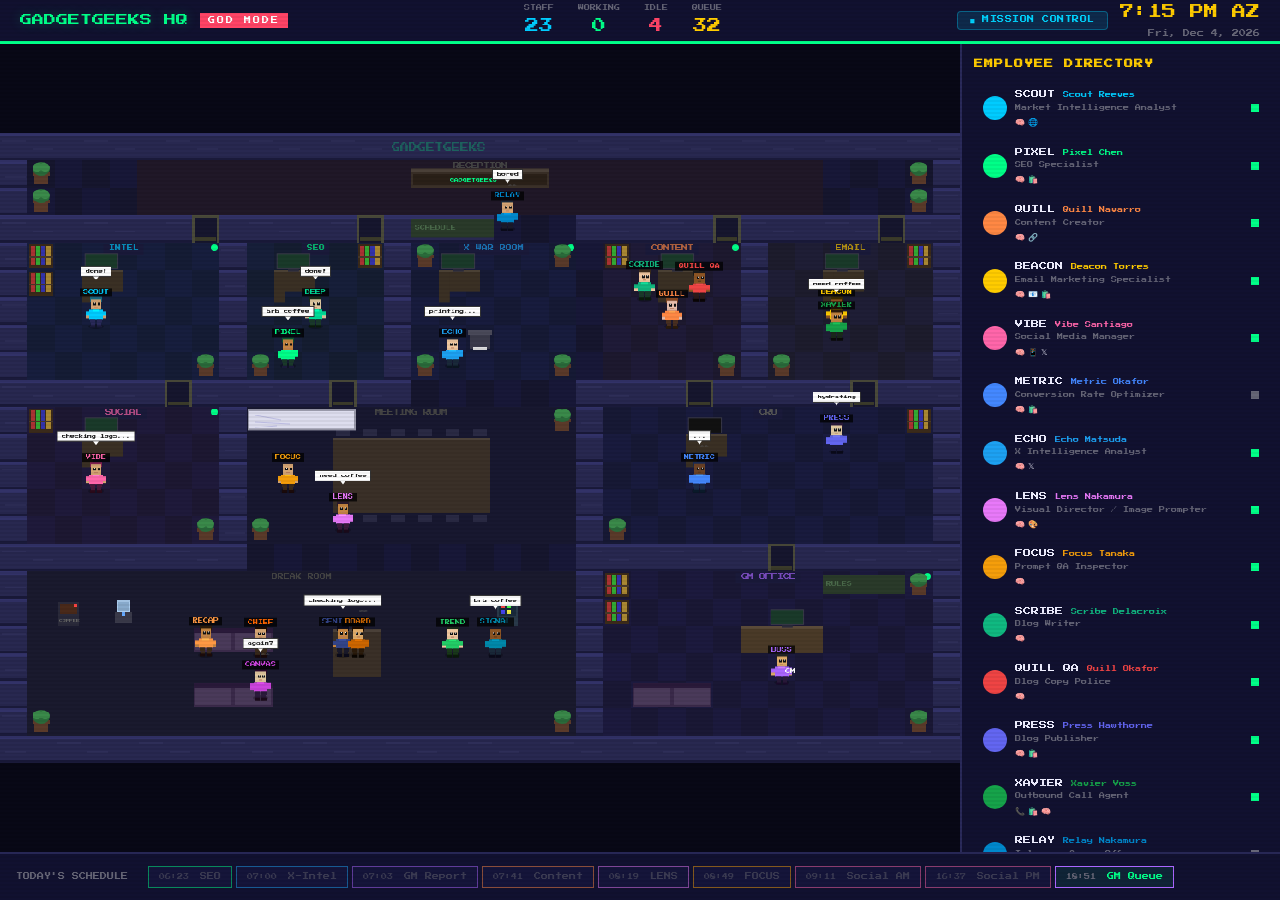
<file: dashboard/index.html>
<!DOCTYPE html>
<html lang="en">
<head>
<meta charset="UTF-8">
<meta name="viewport" content="width=device-width, initial-scale=1.0">
<title>GadgetGeeks HQ</title>
<link href="https://fonts.googleapis.com/css2?family=Press+Start+2P&display=swap" rel="stylesheet">
<link rel="stylesheet" href="style.css">
<style>
/* ===== VIEW TOGGLE ===== */
.view { display: none; }
#view-office.active { display: block; }
#view-mc.active {
  display: flex;
  font-family: -apple-system, BlinkMacSystemFont, 'SF Pro Text', 'Inter', 'Segoe UI', sans-serif;
  height: 100vh;
  overflow: hidden;
  font-size: 14px;
  line-height: 1.5;
}
/* When MC is active, hide God Mode body styles */
body.mc-active { overflow: hidden; }
body.mc-active::after { display: none; }
body.mc-active #view-office { display: none !important; }

/* ===== MISSION CONTROL BUTTON (God Mode HUD) ===== */
#mc-btn {
  display: inline-flex; align-items: center; gap: 5px;
  padding: 4px 12px; background: #00d4ff22; border: 1px solid #00d4ff55;
  border-radius: 4px; color: #00d4ff; font-family: 'Press Start 2P', monospace;
  font-size: 7px; text-decoration: none; letter-spacing: 0.5px;
  cursor: pointer; transition: all 0.15s; border: 1px solid #00d4ff55;
}
#mc-btn:hover { background: #00d4ff44; box-shadow: 0 0 12px #00d4ff44; }

/* ============================================================ */
/* MISSION CONTROL — ALL CSS NAMESPACED UNDER #view-mc          */
/* ============================================================ */
#view-mc {
  --bg: #0b0b14; --sidebar: #0f0f1a; --surface: #141420;
  --surface2: #1a1a2a; --surface3: #22223a; --border: #2a2a40;
  --text: #e0e0ec; --text-dim: #7878a0; --text-muted: #50506a;
  --accent: #00d4ff; --green: #00e676; --red: #ff5252;
  --orange: #ffab40; --purple: #b388ff; --yellow: #ffd740;
  --pink: #ff80ab; --teal: #64ffda; --coral: #ff6e6e;
  --blue: #448aff; --sidebar-w: 220px;
  background: var(--bg); color: var(--text);
}

/* MC Sidebar */
#view-mc .mc-sidebar {
  width: var(--sidebar-w); background: var(--sidebar);
  border-right: 1px solid var(--border); display: flex;
  flex-direction: column; flex-shrink: 0; overflow-y: auto;
}
#view-mc .mc-sidebar-brand { padding: 20px 16px 16px; border-bottom: 1px solid var(--border); }
#view-mc .mc-sidebar-brand h1 { font-size: 15px; font-weight: 700; color: var(--accent); letter-spacing: 0.5px; margin: 0; }
#view-mc .mc-sidebar-brand .tagline { font-size: 10px; color: var(--text-muted); text-transform: uppercase; letter-spacing: 1.5px; margin-top: 4px; }
#view-mc .mc-sidebar nav { padding: 8px 0; flex: 1; }
#view-mc .mc-sidebar nav button {
  display: flex; align-items: center; gap: 10px; width: 100%;
  padding: 10px 16px; background: none; border: none; color: var(--text-dim);
  font-family: inherit; font-size: 13px; font-weight: 500; cursor: pointer;
  text-align: left; transition: all 0.12s; border-left: 3px solid transparent;
}
#view-mc .mc-sidebar nav button:hover { color: var(--text); background: rgba(255,255,255,0.03); }
#view-mc .mc-sidebar nav button.active { color: var(--accent); background: rgba(0,212,255,0.06); border-left-color: var(--accent); font-weight: 600; }
#view-mc .mc-sidebar nav button .icon { font-size: 16px; width: 20px; text-align: center; }
#view-mc .mc-sidebar-footer { padding: 12px 16px; border-top: 1px solid var(--border); font-size: 11px; color: var(--text-muted); }
#view-mc .mc-sidebar-footer .clock { color: var(--accent); font-weight: 600; font-size: 12px; font-family: 'SF Mono', 'Fira Code', monospace; }

/* MC Back button */
#view-mc .mc-back-btn {
  display: flex; align-items: center; gap: 8px; padding: 12px 16px;
  color: var(--green); font-size: 11px; font-weight: 700; text-decoration: none;
  border-bottom: 1px solid var(--border); letter-spacing: 0.5px;
  cursor: pointer; transition: background 0.12s; background: none; border-top: none; border-left: none; border-right: none;
  width: 100%; text-align: left; font-family: inherit;
}
#view-mc .mc-back-btn:hover { background: rgba(0,230,118,0.08); }

/* MC Main content */
#view-mc .mc-main {
  flex: 1; overflow-y: auto; padding: 24px 28px; scroll-behavior: smooth;
}
#view-mc .mc-page { display: none; }
#view-mc .mc-page.active { display: block; }
#view-mc .mc-page-title { font-size: 22px; font-weight: 700; margin-bottom: 4px; }
#view-mc .mc-page-sub { font-size: 13px; color: var(--text-dim); margin-bottom: 24px; }

/* MC Stats row */
#view-mc .mc-stats {
  display: grid; grid-template-columns: repeat(auto-fit, minmax(140px, 1fr));
  gap: 10px; margin-bottom: 24px;
}
#view-mc .mc-stat {
  background: var(--surface); border: 1px solid var(--border);
  border-radius: 10px; padding: 14px 16px; text-align: center;
}
#view-mc .mc-stat-n { font-size: 28px; font-weight: 800; color: var(--accent); line-height: 1; }
#view-mc .mc-stat-l { font-size: 10px; color: var(--text-dim); text-transform: uppercase; letter-spacing: 1px; margin-top: 6px; }

/* MC Always Running */
#view-mc .always-running { background: var(--surface); border: 1px solid var(--border); border-radius: 10px; padding: 14px 18px; margin-bottom: 20px; }
#view-mc .always-running-header { display: flex; align-items: center; gap: 8px; margin-bottom: 10px; font-size: 13px; font-weight: 600; color: var(--text); }
#view-mc .always-running-header .mc-pulse { width: 8px; height: 8px; border-radius: 50%; background: var(--green); animation: mc-pulse 2s infinite; }
@keyframes mc-pulse { 0%, 100% { opacity: 1; box-shadow: 0 0 0 0 rgba(0,230,118,0.4); } 50% { opacity: 0.8; box-shadow: 0 0 0 6px rgba(0,230,118,0); } }
#view-mc .always-running-tags { display: flex; gap: 8px; flex-wrap: wrap; }
#view-mc .ar-tag { background: var(--surface2); border: 1px solid var(--border); padding: 5px 12px; border-radius: 6px; font-size: 12px; color: var(--text-dim); }
#view-mc .ar-tag strong { color: var(--text); }

/* MC Calendar grid */
#view-mc .cal-grid { display: grid; grid-template-columns: repeat(7, 1fr); gap: 6px; margin-bottom: 24px; }
#view-mc .cal-day-header { font-size: 12px; font-weight: 700; color: var(--text-dim); text-transform: uppercase; letter-spacing: 1px; padding: 8px 8px 6px; text-align: center; }
#view-mc .cal-day-header.today-h { color: var(--accent); }
#view-mc .cal-col { display: flex; flex-direction: column; gap: 4px; min-height: 400px; }
#view-mc .cal-card { border-radius: 6px; padding: 7px 10px; font-size: 11px; cursor: pointer; transition: all 0.12s; border-left: 3px solid transparent; line-height: 1.3; }
#view-mc .cal-card:hover { transform: translateY(-1px); box-shadow: 0 4px 12px rgba(0,0,0,0.3); filter: brightness(1.15); }
#view-mc .cal-card .card-name { font-weight: 600; white-space: nowrap; overflow: hidden; text-overflow: ellipsis; }
#view-mc .cal-card .card-time { font-size: 10px; opacity: 0.7; margin-top: 1px; }
#view-mc .cal-card.c-governance { background: #1a1a2e; border-left-color: var(--purple); color: #d4b8ff; }
#view-mc .cal-card.c-content { background: #1a2e1a; border-left-color: var(--green); color: #80ffb0; }
#view-mc .cal-card.c-visual { background: #2e1a2a; border-left-color: var(--pink); color: #ffb0d0; }
#view-mc .cal-card.c-seo { background: #2e2a1a; border-left-color: var(--yellow); color: #ffe080; }
#view-mc .cal-card.c-social { background: #1a2a2e; border-left-color: var(--teal); color: #80ffd0; }
#view-mc .cal-card.c-intel { background: #2e1a1a; border-left-color: var(--coral); color: #ffb0b0; }
#view-mc .cal-card.c-email { background: #1a1a2e; border-left-color: var(--blue); color: #90b8ff; }
#view-mc .cal-card.c-revenue { background: #2a2e1a; border-left-color: var(--orange); color: #ffd080; }
#view-mc .cal-card.c-ops { background: #1a2e2e; border-left-color: var(--accent); color: #80e8ff; }
#view-mc .cal-card.c-system { background: var(--surface2); border-left-color: var(--text-dim); color: var(--text-dim); }

/* MC Next Up */
#view-mc .next-up { background: var(--surface); border: 1px solid var(--border); border-radius: 10px; padding: 14px 18px; }
#view-mc .next-up-title { display: flex; align-items: center; gap: 8px; font-size: 13px; font-weight: 600; margin-bottom: 10px; color: var(--text); }
#view-mc .next-item { display: flex; justify-content: space-between; align-items: center; padding: 8px 0; border-bottom: 1px solid var(--border); font-size: 13px; }
#view-mc .next-item:last-child { border-bottom: none; }
#view-mc .next-item .ni-name { color: var(--text); }
#view-mc .next-item .ni-agent { color: var(--yellow); font-size: 11px; }
#view-mc .next-item .ni-countdown { font-family: 'SF Mono', 'Fira Code', monospace; font-size: 12px; color: var(--accent); white-space: nowrap; }

/* MC Modal */
#view-mc .modal-overlay { display: none; position: fixed; inset: 0; background: rgba(0,0,0,0.7); z-index: 1000; justify-content: center; align-items: center; }
#view-mc .modal-overlay.open { display: flex; }
#view-mc .mc-modal { background: var(--surface); border: 1px solid var(--border); border-radius: 12px; width: 560px; max-height: 80vh; overflow-y: auto; padding: 0; }
#view-mc .mc-modal-header { padding: 18px 22px; border-bottom: 1px solid var(--border); display: flex; justify-content: space-between; align-items: center; }
#view-mc .mc-modal-header h3 { font-size: 16px; margin: 0; }
#view-mc .mc-modal-close { background: none; border: none; color: var(--text-dim); font-size: 20px; cursor: pointer; padding: 4px 8px; border-radius: 4px; }
#view-mc .mc-modal-close:hover { background: var(--surface2); color: var(--text); }
#view-mc .mc-modal-body { padding: 18px 22px; }
#view-mc .modal-row { display: flex; gap: 12px; padding: 8px 0; border-bottom: 1px solid rgba(255,255,255,0.04); font-size: 13px; }
#view-mc .modal-row:last-child { border-bottom: none; }
#view-mc .modal-label { color: var(--text-dim); width: 100px; flex-shrink: 0; font-size: 11px; text-transform: uppercase; letter-spacing: 0.5px; padding-top: 2px; }
#view-mc .modal-value { color: var(--text); line-height: 1.5; }

/* MC Tables */
#view-mc table { width: 100%; border-collapse: collapse; font-size: 13px; margin-bottom: 20px; }
#view-mc thead th { background: var(--surface2); color: var(--accent); padding: 10px 12px; text-align: left; font-size: 10px; text-transform: uppercase; letter-spacing: 1px; border-bottom: 1px solid var(--border); }
#view-mc tbody td { padding: 10px 12px; border-bottom: 1px solid var(--border); }
#view-mc tbody tr:hover { background: var(--surface); }
#view-mc .codename { font-weight: 700; color: var(--yellow); }
#view-mc .tag { display: inline-block; padding: 2px 7px; border-radius: 4px; font-size: 10px; font-weight: 600; }
#view-mc .tag-sonnet { background: #102030; color: var(--accent); }
#view-mc .tag-opus { background: #201030; color: var(--purple); }
#view-mc .tag-gemini { background: #103020; color: var(--green); }
#view-mc .tag-ok { background: #103020; color: var(--green); }
#view-mc .tag-idle { background: var(--surface2); color: var(--text-dim); }
#view-mc .tag-error { background: #301010; color: var(--red); }
#view-mc .dot { display: inline-block; width: 7px; height: 7px; border-radius: 50%; margin-right: 6px; }
#view-mc .dot-ok { background: var(--green); }
#view-mc .dot-idle { background: var(--text-muted); }

/* MC Org Chart / Flow */
#view-mc .org-box { background: var(--surface); border: 1px solid var(--border); border-radius: 10px; padding: 20px; font-family: 'SF Mono', 'Fira Code', monospace; font-size: 12px; line-height: 1.6; overflow-x: auto; white-space: pre; color: var(--text-dim); margin-bottom: 20px; }
#view-mc .org-box .h { color: var(--accent); font-weight: 700; }
#view-mc .org-box .g { color: var(--yellow); font-weight: 700; }
#view-mc .flow { background: var(--surface); border: 1px solid var(--border); border-radius: 10px; padding: 20px; font-family: 'SF Mono', 'Fira Code', monospace; font-size: 12px; line-height: 1.8; overflow-x: auto; white-space: pre; margin-bottom: 20px; }
#view-mc .flow .a { color: var(--yellow); font-weight: 600; }
#view-mc .flow .b { color: var(--accent); }
#view-mc .flow .g { color: var(--green); font-weight: 700; }

/* MC Section headers */
#view-mc h2 { font-size: 14px; color: var(--purple); text-transform: uppercase; letter-spacing: 1px; margin: 24px 0 12px; }
#view-mc h2:first-of-type { margin-top: 0; }

/* MC Shifts */
#view-mc .shift-tag { display: inline-block; padding: 2px 8px; border-radius: 4px; font-size: 9px; font-weight: 700; text-transform: uppercase; letter-spacing: 0.5px; }
#view-mc .shift-m { background: #1a2a10; color: #a0d840; }
#view-mc .shift-a { background: #2a1a10; color: var(--orange); }
#view-mc .shift-n { background: #10102a; color: #8080ff; }

/* MC Rule cards */
#view-mc .rule-card { background: var(--surface); border: 1px solid var(--border); border-radius: 10px; padding: 16px 18px; margin-bottom: 10px; }
#view-mc .rule-card h4 { font-size: 13px; color: var(--text); margin-bottom: 6px; }
#view-mc .rule-card p { font-size: 12px; color: var(--text-dim); line-height: 1.6; }
#view-mc .rule-num { display: inline-block; background: var(--accent); color: var(--bg); width: 22px; height: 22px; border-radius: 50%; text-align: center; line-height: 22px; font-size: 11px; font-weight: 700; margin-right: 8px; }

/* MC Calendar legend */
#view-mc .legend { display: flex; flex-wrap: wrap; gap: 10px; margin-bottom: 16px; }
#view-mc .legend-item { display: flex; align-items: center; gap: 6px; font-size: 11px; color: var(--text-dim); }
#view-mc .legend-dot { width: 10px; height: 10px; border-radius: 3px; }
</style>
</head>
<body>

<!-- ============================================================ -->
<!-- GOD MODE VIEW (default) -->
<!-- ============================================================ -->
<div id="view-office" class="view active">
  <div id="hud">
    <div class="hud-left">
      <span class="hud-title">GADGETGEEKS HQ</span>
      <span class="hud-badge">GOD MODE</span>
    </div>
    <div class="hud-center">
      <div class="hud-stat"><span class="hs-label">STAFF</span><span class="hs-val" id="hud-employees">21</span><!-- updated by JS to ALL_CHARS.length --></div>
      <div class="hud-stat"><span class="hs-label">WORKING</span><span class="hs-val green" id="hud-working">0</span></div>
      <div class="hud-stat"><span class="hs-label">IDLE</span><span class="hs-val red" id="hud-idle">0</span></div>
      <div class="hud-stat"><span class="hs-label">QUEUE</span><span class="hs-val yellow" id="hud-queue">0</span></div>
    </div>
    <div class="hud-right">
      <button id="mc-btn" onclick="switchView('mc')">&#9632; MISSION CONTROL</button>
      <div class="hud-clock">
        <span class="hud-time" id="hud-time">--:--</span>
        <span class="hud-date" id="hud-date">---</span>
      </div>
    </div>
  </div>
  <div id="main-area">
    <div id="office-wrapper">
      <canvas id="office" width="1120" height="736"></canvas>
      <div id="tooltip" class="hidden"></div>
      <div id="notifications"></div>
    </div>
    <div id="sidebar">
      <div class="sidebar-section" id="directory-section">
        <h2>EMPLOYEE DIRECTORY</h2>
        <div id="directory-list"></div>
      </div>
      <div class="sidebar-section hidden" id="employee-detail">
        <button class="back-btn" id="back-btn">&lt; BACK</button>
        <div id="employee-card"></div>
      </div>
      <div class="sidebar-section" id="enforcer-panel">
        <h2>GM ENFORCER LOG</h2>
        <div id="enforcer-log"></div>
      </div>
      <div class="sidebar-section" id="gallery-section">
        <h2>IMAGE PROMPT GALLERY</h2>
        <div id="gallery-stats"></div>
        <div id="gallery-folders"></div>
        <div class="hidden" id="gallery-detail">
          <button class="back-btn" id="gallery-back-btn">&lt; FOLDERS</button>
          <div id="gallery-prompts"></div>
        </div>
      </div>
      <div class="sidebar-section" id="blog-pipeline-section">
        <h2>BLOG PIPELINE</h2>
        <div id="blog-pipeline-stats"></div>
        <div id="blog-pipeline-list"></div>
      </div>
      <div class="sidebar-section" id="queue-section">
        <h2>APPROVAL QUEUE</h2>
        <div id="queue-list"></div>
      </div>
      <div class="sidebar-section" id="comms-section">
        <h2>COMMS CENTER</h2>
        <div id="comms-tabs">
          <button class="comms-tab active" data-target="gm">GM</button>
        </div>
        <div id="comms-feed"></div>
        <div id="comms-input-area">
          <select id="comms-dept">
            <option value="gm">GM (All Depts)</option>
            <option value="intel">Market Intel</option>
            <option value="seo">SEO</option>
            <option value="content">Content</option>
            <option value="email">Email</option>
            <option value="social_morning">Social</option>
            <option value="cro">CRO</option>
            <option value="x_intel">X Intel</option>
            <option value="dialer">Dialer (Xavier)</option>
            <option value="image_prompts">Image Prompts</option>
            <option value="blog_writer">Blog Writer</option>
          </select>
          <div class="comms-row">
            <input type="text" id="comms-msg" placeholder="Type instruction..." />
            <button id="comms-send">SEND</button>
          </div>
        </div>
      </div>
    </div>
  </div>
  <div id="schedule-bar">
    <div class="sched-label">TODAY'S SCHEDULE</div>
    <div id="schedule-timeline"></div>
  </div>
</div>

<!-- ============================================================ -->
<!-- MISSION CONTROL VIEW (hidden by default) -->
<!-- ============================================================ -->
<div id="view-mc" class="view">

<!-- MC Sidebar -->
<div class="mc-sidebar">
  <div class="mc-sidebar-brand">
    <h1>GADGETGEEKS HQ</h1>
    <div class="tagline">Mission Control</div>
  </div>
  <button class="mc-back-btn" onclick="switchView('office')">&#9664; BACK TO OFFICE</button>
  <nav>
    <button class="active" onclick="mcNav('dashboard', this)"><span class="icon">&#9632;</span> Dashboard</button>
    <button onclick="mcNav('calendar', this)"><span class="icon">&#9776;</span> Calendar</button>
    <button onclick="mcNav('team', this)"><span class="icon">&#9787;</span> Team</button>
    <button onclick="mcNav('council', this)"><span class="icon">&#9733;</span> Council</button>
    <button onclick="mcNav('content', this)"><span class="icon">&#9998;</span> Content</button>
    <button onclick="mcNav('intel', this)"><span class="icon">&#9788;</span> Radar</button>
    <button onclick="mcNav('visual', this)"><span class="icon">&#9881;</span> Factory</button>
    <button onclick="mcNav('pipeline', this)"><span class="icon">&#8649;</span> Pipeline</button>
    <button onclick="mcNav('revenue', this)"><span class="icon">&#9830;</span> Revenue</button>
    <button onclick="mcNav('ops', this)"><span class="icon">&#9742;</span> Operations</button>
    <button onclick="mcNav('status', this)"><span class="icon">&#9899;</span> System</button>
    <button onclick="mcNav('approvals', this)"><span class="icon">&#10003;</span> Approvals</button>
    <button onclick="mcNav('rules', this)"><span class="icon">&#9878;</span> Rules</button>
    <button onclick="mcNav('flow', this)"><span class="icon">&#8644;</span> Data Flow</button>
    <button onclick="mcNav('memory', this)"><span class="icon">&#9729;</span> Memory</button>
  </nav>
  <div class="mc-sidebar-footer">
    <div class="clock" id="mcSidebarClock">--:--:-- AZ</div>
    <div style="margin-top:4px;">Arizona Time (UTC-7)</div>
  </div>
</div>

<!-- MC Main Content -->
<div class="mc-main">

<!-- DASHBOARD -->
<div class="mc-page active" id="mc-dashboard">
  <div class="mc-page-title">Mission Control</div>
  <div class="mc-page-sub">GadgetGeeks Marketing HQ — 24/7 Autonomous Operations</div>
  <div class="mc-stats">
    <div class="mc-stat"><div class="mc-stat-n">23</div><div class="mc-stat-l">AI Agents</div></div>
    <div class="mc-stat"><div class="mc-stat-n">23</div><div class="mc-stat-l">Departments</div></div>
    <div class="mc-stat"><div class="mc-stat-n">34</div><div class="mc-stat-l">Workflows</div></div>
    <div class="mc-stat"><div class="mc-stat-n">3</div><div class="mc-stat-l">Shifts</div></div>
    <div class="mc-stat"><div class="mc-stat-n" style="color:var(--green)">12</div><div class="mc-stat-l">Active</div></div>
    <div class="mc-stat"><div class="mc-stat-n" style="color:var(--text-dim)">5</div><div class="mc-stat-l">Idle</div></div>
    <div class="mc-stat"><div class="mc-stat-n" style="color:var(--red)">0</div><div class="mc-stat-l">Errors</div></div>
  </div>
  <div class="always-running">
    <div class="always-running-header"><div class="mc-pulse"></div> Always Running</div>
    <div class="always-running-tags">
      <div class="ar-tag"><strong>Telegram Poller</strong> &middot; every 5 min</div>
      <div class="ar-tag"><strong>SENTINEL Night Watch</strong> &middot; 3x nightly</div>
      <div class="ar-tag"><strong>CHIEF Governance</strong> &middot; standup + retro daily</div>
    </div>
  </div>
  <h2>Today's Schedule</h2>
  <div id="mcDashboardToday"></div>
  <h2 style="margin-top:24px">Next Up</h2>
  <div class="next-up" id="mcNextUpDash"></div>
  <h2>Org Structure</h2>
  <div class="org-box"><span class="h">                        YOU (BOSS)</span>
                           |
              +------------+------------+
              |                         |
       <span class="g">CHIEF</span> (CoS)              <span class="g">SENTINEL</span> (Night Ops)
    Morning + Board               Night Watch
              |
   +----------+----------+
   |          |          |
VP CONTENT  VP GROWTH  VP OPS
   |          |          |
 <span class="g">SCRIBE</span>     <span class="g">PIXEL</span>     <span class="g">XAVIER</span>
 <span class="g">QUILL</span>      <span class="g">SCOUT</span>      <span class="g">GM</span>
 <span class="g">PRESS</span>      <span class="g">ECHO</span>
 Content    <span class="g">VIBE</span>
            <span class="g">BEACON</span>
 <span class="g">LENS</span>       <span class="g">OPTIMIZER</span>
 <span class="g">FOCUS</span>
 <span class="g">CANVAS</span></div>
</div>

<!-- CALENDAR -->
<div class="mc-page" id="mc-calendar">
  <div class="mc-page-title">Calendar</div>
  <div class="mc-page-sub">Every scheduled task — click any card for details</div>
  <div class="always-running">
    <div class="always-running-header"><div class="mc-pulse"></div> Always Running</div>
    <div class="always-running-tags">
      <div class="ar-tag"><strong>Telegram Poller</strong> &middot; every 5 min</div>
      <div class="ar-tag"><strong>SENTINEL</strong> &middot; 3x nightly health checks</div>
      <div class="ar-tag"><strong>CHIEF Governance</strong> &middot; daily standup + retro</div>
    </div>
  </div>
  <div class="legend">
    <div class="legend-item"><div class="legend-dot" style="background:var(--purple)"></div> Governance</div>
    <div class="legend-item"><div class="legend-dot" style="background:var(--green)"></div> Content</div>
    <div class="legend-item"><div class="legend-dot" style="background:var(--pink)"></div> Visual</div>
    <div class="legend-item"><div class="legend-dot" style="background:var(--yellow)"></div> SEO</div>
    <div class="legend-item"><div class="legend-dot" style="background:var(--teal)"></div> Social</div>
    <div class="legend-item"><div class="legend-dot" style="background:var(--coral)"></div> Intel</div>
    <div class="legend-item"><div class="legend-dot" style="background:var(--blue)"></div> Email</div>
    <div class="legend-item"><div class="legend-dot" style="background:var(--orange)"></div> Revenue</div>
    <div class="legend-item"><div class="legend-dot" style="background:var(--accent)"></div> Operations</div>
  </div>
  <div class="cal-grid" id="mcCalGrid"></div>
  <div class="next-up" id="mcNextUpCal"><div class="next-up-title">&#128197; Next Up</div></div>
</div>

<!-- TEAM -->
<div class="mc-page" id="mc-team">
  <div class="mc-page-title">Team Roster</div>
  <div class="mc-page-sub">23 agents — every codename, model, schedule, responsibilities</div>
  <h2>Governance</h2>
  <table><thead><tr><th>#</th><th>Codename</th><th>Role</th><th>Model</th><th>Schedule</th><th>Shift</th><th>Responsibilities</th></tr></thead><tbody>
    <tr><td>1</td><td><span class="codename">CHIEF</span></td><td>Chief of Staff</td><td><span class="tag tag-sonnet">Sonnet</span> / <span class="tag tag-opus">Opus</span></td><td>06:00, 20:00 daily / Mon 06:30</td><td><span class="shift-tag shift-m">Morning</span></td><td>Standups, retros, board meetings. Reads all dept states. Compiles org-wide briefings. Sends Telegram summaries.</td></tr>
    <tr><td>2</td><td><span class="codename">SENTINEL</span></td><td>Night Operations</td><td><span class="tag tag-sonnet">Sonnet</span></td><td>00:00, 03:00, 05:00, 05:30</td><td><span class="shift-tag shift-n">Night</span></td><td>3 nightly health checks. Store uptime, API health, workflow failures. Pre-dawn data collection. Morning handoff.</td></tr>
  </tbody></table>
  <h2>Content & Copy</h2>
  <table><thead><tr><th>#</th><th>Codename</th><th>Role</th><th>Model</th><th>Schedule</th><th>Shift</th><th>Responsibilities</th></tr></thead><tbody>
    <tr><td>3</td><td><span class="codename">SCRIBE</span></td><td>Blog Writer</td><td><span class="tag tag-sonnet">Sonnet</span></td><td>Daily 12:00</td><td><span class="shift-tag shift-m">Morning</span></td><td>Writes 1 blog/day (1,200-2,000 words). Reads standup + SEO brief + intel.</td></tr>
    <tr><td>4</td><td><span class="codename">QUILL</span></td><td>Blog QA</td><td><span class="tag tag-sonnet">Sonnet</span></td><td>Daily 13:00</td><td><span class="shift-tag shift-m">Morning</span></td><td>25-check anti-AI copy audit. Rates: EXCELLENT / GOOD / NEEDS WORK.</td></tr>
    <tr><td>5</td><td><span class="codename">PRESS</span></td><td>Blog Publisher</td><td><span class="tag tag-sonnet">Sonnet</span></td><td>Daily 14:30</td><td><span class="shift-tag shift-a">Afternoon</span></td><td>Packages qa_approved blogs for boss approval. Publishes after approval.</td></tr>
    <tr><td>27</td><td><span class="codename">SCRIBE</span></td><td>Blog Writer (PM)</td><td><span class="tag tag-sonnet">Sonnet</span></td><td>Daily 18:00</td><td><span class="shift-tag shift-a">Afternoon</span></td><td>SCRIBE 2nd shift — evergreen blog post. Complements daily AM blog.</td></tr>
    <tr><td>6</td><td>—</td><td>Content Agent</td><td><span class="tag tag-sonnet">Sonnet</span></td><td>Daily 07:41</td><td><span class="shift-tag shift-m">Morning</span></td><td>Daily content briefs from SEO opportunities + intel signals.</td></tr>
    <tr><td>7</td><td>—</td><td>Copy QA</td><td><span class="tag tag-sonnet">Sonnet</span></td><td>On-demand</td><td>—</td><td>Master copy auditor. Deep qualitative review.</td></tr>
    <tr><td>8</td><td>—</td><td>Shopify E-Commerce</td><td><span class="tag tag-sonnet">Sonnet</span></td><td>On-demand</td><td>—</td><td>Catalog optimization, product descriptions, metafields.</td></tr>
  </tbody></table>
  <h2>Visual & Design</h2>
  <table><thead><tr><th>#</th><th>Codename</th><th>Role</th><th>Model</th><th>Schedule</th><th>Shift</th><th>Responsibilities</th></tr></thead><tbody>
    <tr><td>9</td><td><span class="codename">LENS</span></td><td>Image Prompting</td><td><span class="tag tag-sonnet">Sonnet</span></td><td>Daily 08:19</td><td><span class="shift-tag shift-m">Morning</span></td><td>10 photorealistic AI image prompts per day.</td></tr>
    <tr><td>10</td><td><span class="codename">FOCUS</span></td><td>Prompt QA</td><td><span class="tag tag-sonnet">Sonnet</span></td><td>Daily 08:49</td><td><span class="shift-tag shift-m">Morning</span></td><td>17-check quality audit on prompts from LENS.</td></tr>
    <tr><td>11</td><td><span class="codename">CANVAS</span></td><td>Canva Designer</td><td><span class="tag tag-sonnet">Sonnet</span></td><td>Daily 09:25</td><td><span class="shift-tag shift-m">Morning</span></td><td>10 branded social media designs from generated images.</td></tr>
    <tr><td>12</td><td>—</td><td>Image Generator</td><td><span class="tag tag-gemini">Gemini</span></td><td>Daily 08:55</td><td><span class="shift-tag shift-m">Morning</span></td><td>Generates images from approved prompts via Imagen 4.</td></tr>
  </tbody></table>
  <h2>Growth & Marketing</h2>
  <table><thead><tr><th>#</th><th>Codename</th><th>Role</th><th>Model</th><th>Schedule</th><th>Shift</th><th>Responsibilities</th></tr></thead><tbody>
    <tr><td>13</td><td><span class="codename">PIXEL</span></td><td>SEO Daily</td><td><span class="tag tag-sonnet">Sonnet</span></td><td>Daily 06:23</td><td><span class="shift-tag shift-m">Morning</span></td><td>Daily keyword scan + SEO recommendation.</td></tr>
    <tr><td>14</td><td><span class="codename">PIXEL</span></td><td>SEO Weekly</td><td><span class="tag tag-sonnet">Sonnet</span></td><td>Mon 05:17</td><td><span class="shift-tag shift-m">Morning</span></td><td>Deep audit: content gaps, competitor SERPs.</td></tr>
    <tr><td>15</td><td><span class="codename">VIBE</span></td><td>Social Morning</td><td><span class="tag tag-sonnet">Sonnet</span></td><td>Daily 09:45</td><td><span class="shift-tag shift-m">Morning</span></td><td>Creates and posts 1-2 daily social posts via Postiz.</td></tr>
    <tr><td>16</td><td><span class="codename">VIBE</span></td><td>Social Afternoon</td><td><span class="tag tag-sonnet">Sonnet</span></td><td>Daily 16:37</td><td><span class="shift-tag shift-a">Afternoon</span></td><td>Engagement monitoring, performance tracking.</td></tr>
    <tr><td>17</td><td><span class="codename">SCOUT</span></td><td>Market Intel</td><td><span class="tag tag-sonnet">Sonnet</span></td><td>Mon/Thu 10:47</td><td><span class="shift-tag shift-m">Morning</span></td><td>Competitor analysis, trends, customer language mining.</td></tr>
    <tr><td>18</td><td><span class="codename">ECHO</span></td><td>X Intelligence</td><td><span class="tag tag-sonnet">Sonnet</span></td><td>Daily 07:00</td><td><span class="shift-tag shift-m">Morning</span></td><td>Twitter/X monitoring. Market signals, sentiment.</td></tr>
    <tr><td>25</td><td><span class="codename">TREND</span></td><td>Google Trends Scout</td><td><span class="tag tag-sonnet">Sonnet</span></td><td>Daily 06:00</td><td><span class="shift-tag shift-m">Morning</span></td><td>Daily Google Trends scan. Breakout queries, rising searches, trending topics.</td></tr>
    <tr><td>26</td><td><span class="codename">SIGNAL</span></td><td>Analytics Optimizer</td><td><span class="tag tag-sonnet">Sonnet</span></td><td>Daily 07:30</td><td><span class="shift-tag shift-m">Morning</span></td><td>GA4 + Search Console analysis. Traffic, conversions, search performance.</td></tr>
  </tbody></table>
  <h2>Revenue</h2>
  <table><thead><tr><th>#</th><th>Codename</th><th>Role</th><th>Model</th><th>Schedule</th><th>Shift</th><th>Responsibilities</th></tr></thead><tbody>
    <tr><td>19</td><td><span class="codename">BEACON</span></td><td>Email Marketing</td><td><span class="tag tag-sonnet">Sonnet</span></td><td>Tue/Thu 08:53</td><td><span class="shift-tag shift-m">Morning</span></td><td>Email campaigns 2x/week. Segments, A/B, subject lines.</td></tr>
    <tr><td>20</td><td><span class="codename">OPTIMIZER</span></td><td>CRO</td><td><span class="tag tag-sonnet">Sonnet</span></td><td>Wed 11:29</td><td><span class="shift-tag shift-m">Morning</span></td><td>Conversion analysis, A/B reviews, experiments.</td></tr>
  </tbody></table>
  <h2>Operations</h2>
  <table><thead><tr><th>#</th><th>Codename</th><th>Role</th><th>Model</th><th>Schedule</th><th>Shift</th><th>Responsibilities</th></tr></thead><tbody>
    <tr><td>21</td><td><span class="codename">XAVIER</span></td><td>Dialer (Lists)</td><td><span class="tag tag-sonnet">Sonnet</span></td><td>Weekdays 14:15</td><td><span class="shift-tag shift-a">Afternoon</span></td><td>Scans Shopify for abandoned carts, win-back, review requests.</td></tr>
    <tr><td>22</td><td><span class="codename">XAVIER</span></td><td>Dialer (Calls)</td><td><span class="tag tag-sonnet">Sonnet</span></td><td>Weekdays 15:45</td><td><span class="shift-tag shift-a">Afternoon</span></td><td>Executes approved calls via Vapi.ai. +1 (925) 332-3098.</td></tr>
  </tbody></table>
  <h2>General Management</h2>
  <table><thead><tr><th>#</th><th>Codename</th><th>Role</th><th>Model</th><th>Schedule</th><th>Shift</th><th>Responsibilities</th></tr></thead><tbody>
    <tr><td>23</td><td><span class="codename">GM</span></td><td>Queue Processing</td><td><span class="tag tag-sonnet">Sonnet</span></td><td>Daily 18:51</td><td><span class="shift-tag shift-a">Afternoon</span></td><td>Processes queue. Flags overdue items. End-of-day wrap.</td></tr>
    <tr><td>24</td><td><span class="codename">GM</span></td><td>Weekly Report</td><td><span class="tag tag-opus">Opus</span></td><td>Fri 07:03</td><td><span class="shift-tag shift-m">Morning</span></td><td>Org-wide KPIs, budget, strategic recommendations.</td></tr>
  </tbody></table>
</div>

<!-- COUNCIL -->
<div class="mc-page" id="mc-council">
  <div class="mc-page-title">Council</div>
  <div class="mc-page-sub">Executive governance — CHIEF, SENTINEL, Boss briefings, board meetings</div>
  <h2>Governance Cadence</h2>
  <table><thead><tr><th>Meeting</th><th>When</th><th>Led By</th><th>Model</th><th>Purpose</th></tr></thead><tbody>
    <tr><td>Night Handoff</td><td>Daily 10:30 PM AZ</td><td><span class="codename">SENTINEL</span></td><td><span class="tag tag-sonnet">Sonnet</span></td><td>Overnight incidents, pending items, API status, what needs morning attention.</td></tr>
    <tr><td>Morning Standup</td><td>Daily 11:00 PM AZ</td><td><span class="codename">CHIEF</span></td><td><span class="tag tag-sonnet">Sonnet</span></td><td>Reads ALL dept states + night handoff. Compiles what each dept did yesterday, what's planned today, blockers. Sends Telegram briefing to boss.</td></tr>
    <tr><td>Weekly Board</td><td>Monday 11:30 PM AZ</td><td><span class="codename">CHIEF</span></td><td><span class="tag tag-opus">Opus</span></td><td>Full org strategic review. KPIs, what worked, what didn't, priorities for the week. Uses Opus for deeper analysis.</td></tr>
    <tr><td>Weekly Report</td><td>Friday 12:03 AM AZ</td><td><span class="codename">GM</span></td><td><span class="tag tag-opus">Opus</span></td><td>Org-wide performance report. Budget tracking, strategic recommendations. Week in review.</td></tr>
    <tr><td>Evening Retro</td><td>Daily 1:00 PM AZ</td><td><span class="codename">CHIEF</span></td><td><span class="tag tag-sonnet">Sonnet</span></td><td>Compiles day results: what shipped, what's in progress, what failed. Writes night handoff notes. Telegram summary.</td></tr>
  </tbody></table>
  <h2>Boss Briefing Flow</h2>
  <div class="flow"><span class="a">SENTINEL</span> (05:30) writes overnight handoff
     |
     v
<span class="a">CHIEF</span> (06:00) reads ALL states + handoff → compiles standup
     |
     v
<span class="b">TELEGRAM</span> → Boss gets morning briefing
     |
     ... departments run their schedules ...
     |
     v
<span class="a">CHIEF</span> (20:00) compiles retro → what shipped, what failed
     |
     v
<span class="b">TELEGRAM</span> → Boss gets evening summary
     |
     v
<span class="a">SENTINEL</span> (00:00) begins overnight monitoring
     |
     v
     ... cycle repeats ...</div>
  <h2>Escalation Chain</h2>
  <div class="rule-card"><h4><span class="rule-num">1</span> Auto-Resolve (0-1h)</h4><p>Agent retries, adjusts parameters, tries alternate approach. No human needed.</p></div>
  <div class="rule-card"><h4><span class="rule-num">2</span> Department Head (1-4h)</h4><p>Issue escalated to department lead. CHIEF notified. Logged in incident-log.json.</p></div>
  <div class="rule-card"><h4><span class="rule-num">3</span> Chief of Staff (4-12h)</h4><p>CHIEF takes ownership. Cross-department coordination. Boss notified via Telegram.</p></div>
  <div class="rule-card"><h4><span class="rule-num">4</span> Boss (12h+)</h4><p>Critical issue. Boss intervenes directly. Full post-mortem required.</p></div>
</div>

<!-- CONTENT -->
<div class="mc-page" id="mc-content">
  <div class="mc-page-title">Content</div>
  <div class="mc-page-sub">Blog pipeline — SCRIBE, QUILL, PRESS, Content Agent</div>
  <h2>Blog Production Pipeline</h2>
  <div class="flow"><span class="a">SCOUT</span> (Intel) → trends, competitors, customer language
   |
   v
<span class="a">PIXEL</span> (SEO) → keywords, opportunities, briefs
   |
   v
<span class="a">Content Agent</span> → generates blog briefs (brief_ready)
   |
   v
<span class="a">SCRIBE</span> → writes 1,200-2,000 word draft
   |
   v
<span class="a">QUILL</span> → 25-check anti-AI copy audit
   |  EXCELLENT → ships
   |  GOOD → ships with warnings
   |  NEEDS WORK → back to SCRIBE
   v
<span class="a">PRESS</span> → queues for boss approval
   |
   v
<span class="b">YOU</span> approve via Telegram → <span class="g">LIVE ON SHOPIFY</span></div>
  <h2>Content Agents</h2>
  <table><thead><tr><th>Agent</th><th>Schedule</th><th>What It Does</th></tr></thead><tbody>
    <tr><td><span class="codename">SCRIBE</span></td><td>Daily 12:00</td><td>Picks next brief_ready topic. Reads standup + SEO + intel. Writes blog with original takes, specific data, no AI patterns.</td></tr>
    <tr><td><span class="codename">QUILL</span></td><td>Daily 13:00</td><td>Runs 25-check scanner: banned words, triple patterns, sentence variance, specificity, human signals. Rates every draft.</td></tr>
    <tr><td><span class="codename">PRESS</span></td><td>Daily 14:30</td><td>Takes qa_approved blogs, creates Shopify article via API, queues for boss approval before going live.</td></tr>
    <tr><td>Content Agent</td><td>Daily 07:41</td><td>Generates briefs from SEO keywords + intel trends. Manages content calendar.</td></tr>
  </tbody></table>
</div>

<!-- INTEL / RADAR -->
<div class="mc-page" id="mc-intel">
  <div class="mc-page-title">Radar</div>
  <div class="mc-page-sub">Intelligence — SCOUT (market intel) + ECHO (X/Twitter)</div>
  <table><thead><tr><th>Agent</th><th>Schedule</th><th>Sources</th><th>Output</th></tr></thead><tbody>
    <tr><td><span class="codename">SCOUT</span></td><td>Mon/Thu 10:47</td><td>Competitor sites, Amazon reviews, Reddit, Trustpilot, Google Trends</td><td>departments/intel/ — competitors.json, trends.json, customer-language.json</td></tr>
    <tr><td><span class="codename">ECHO</span></td><td>Daily 07:00</td><td>Twitter/X API — keywords, hashtags, competitor mentions</td><td>departments/x-intel/daily-brief.json</td></tr>
  </tbody></table>
  <h2>What They Feed</h2>
  <div class="flow"><span class="a">SCOUT</span> findings → read by SCRIBE (blogs), PIXEL (SEO), Content (briefs)
<span class="a">ECHO</span> daily brief → read by CHIEF (standup), VIBE (social), Content (briefs)</div>
</div>

<!-- VISUAL / FACTORY -->
<div class="mc-page" id="mc-visual">
  <div class="mc-page-title">Factory</div>
  <div class="mc-page-sub">Visual pipeline — LENS, FOCUS, Gemini, CANVAS</div>
  <div class="flow"><span class="a">LENS</span> (08:19) → 10 photorealistic prompts
   |
   v
<span class="a">FOCUS</span> (08:49) → 17-check QA audit
   |
   v
<span class="a">Gemini Imagen 4</span> (08:55) → generates images → Shopify CDN
   |
   v
<span class="a">CANVAS</span> (09:25) → 10 branded Canva social posts
   |
   v
<span class="a">VIBE</span> (09:45) → posts to all platforms via Postiz</div>
  <h2>Visual Agents</h2>
  <table><thead><tr><th>Agent</th><th>Schedule</th><th>Output</th></tr></thead><tbody>
    <tr><td><span class="codename">LENS</span></td><td>Daily 08:19</td><td>10 image prompts in departments/social/image-prompts.json</td></tr>
    <tr><td><span class="codename">FOCUS</span></td><td>Daily 08:49</td><td>QA ratings on each prompt (approved/needs_revision)</td></tr>
    <tr><td>Gemini</td><td>Daily 08:55</td><td>Generated images uploaded to Shopify CDN</td></tr>
    <tr><td><span class="codename">CANVAS</span></td><td>Daily 09:25</td><td>10 designs in departments/canva/pipeline.json</td></tr>
  </tbody></table>
</div>

<!-- PIPELINE -->
<div class="mc-page" id="mc-pipeline">
  <div class="mc-page-title">Pipeline</div>
  <div class="mc-page-sub">Full data flow — how every department feeds the next</div>
  <h2>Content Pipeline</h2>
  <div class="flow">SCOUT → intel data → PIXEL → SEO briefs → Content → blog briefs
→ SCRIBE → draft → QUILL → QA → PRESS → <span class="b">approval</span> → <span class="g">LIVE</span></div>
  <h2>Visual Pipeline</h2>
  <div class="flow">ECHO → trends → LENS → prompts → FOCUS → QA
→ Gemini → images → CANVAS → designs → VIBE → <span class="g">POSTED</span></div>
  <h2>Revenue Pipeline</h2>
  <div class="flow">BEACON → email campaign → <span class="b">approval</span> → sent via Resend
XAVIER → call list → <span class="b">approval</span> → calls via Vapi.ai
OPTIMIZER → CRO experiment proposals → <span class="b">queue</span></div>
  <h2>Shared State Files</h2>
  <table><thead><tr><th>File</th><th>Written By</th><th>Read By</th><th>Purpose</th></tr></thead><tbody>
    <tr><td>state/daily-standup.json</td><td>CHIEF</td><td>All agents</td><td>Org-wide context for the day</td></tr>
    <tr><td>state/daily-retro.json</td><td>CHIEF</td><td>SENTINEL, GM</td><td>Day results + night handoff</td></tr>
    <tr><td>state/shift-handoff.json</td><td>SENTINEL/CHIEF</td><td>Incoming shift lead</td><td>Shift transition notes</td></tr>
    <tr><td>state/queue.json</td><td>All agents</td><td>GM, Boss</td><td>Approval queue</td></tr>
    <tr><td>state/master.json</td><td>Engine</td><td>CHIEF, all</td><td>Department run status</td></tr>
    <tr><td>state/incident-log.json</td><td>Any agent</td><td>CHIEF, SENTINEL</td><td>Post-mortems + error learning</td></tr>
  </tbody></table>
</div>

<!-- REVENUE -->
<div class="mc-page" id="mc-revenue">
  <div class="mc-page-title">Revenue</div>
  <div class="mc-page-sub">BEACON (email) + OPTIMIZER (CRO) + XAVIER (dialer)</div>
  <table><thead><tr><th>Agent</th><th>Schedule</th><th>Channel</th><th>What It Does</th></tr></thead><tbody>
    <tr><td><span class="codename">BEACON</span></td><td>Tue/Thu 08:53</td><td>Email (Resend)</td><td>Designs campaigns, segment targeting, A/B tests, subject line optimization. All queued for approval.</td></tr>
    <tr><td><span class="codename">OPTIMIZER</span></td><td>Wed 11:29</td><td>CRO</td><td>Weekly conversion analysis, A/B test reviews, product page experiments.</td></tr>
    <tr><td><span class="codename">XAVIER</span></td><td>Weekdays 14:15</td><td>Phone (Vapi.ai)</td><td>Builds call lists: abandoned cart, win-back, review request, B2B outreach.</td></tr>
    <tr><td><span class="codename">XAVIER</span></td><td>Weekdays 15:45</td><td>Phone (Vapi.ai)</td><td>Executes approved calls. +1 (925) 332-3098.</td></tr>
  </tbody></table>
</div>

<!-- OPERATIONS -->
<div class="mc-page" id="mc-ops">
  <div class="mc-page-title">Operations</div>
  <div class="mc-page-sub">XAVIER dialer + GM queue/reports</div>
  <h2>Dialer System (XAVIER)</h2>
  <table><thead><tr><th>Script</th><th>Trigger</th><th>Purpose</th></tr></thead><tbody>
    <tr><td>abandoned_cart</td><td>Cart abandoned > 1h</td><td>Call to recover abandoned purchase</td></tr>
    <tr><td>review_request</td><td>Order delivered > 7d</td><td>Ask for product review</td></tr>
    <tr><td>winback</td><td>No purchase > 60d</td><td>Re-engage lapsed customers</td></tr>
    <tr><td>b2b_outreach</td><td>Manual trigger</td><td>B2B wholesale prospecting</td></tr>
  </tbody></table>
  <p style="color:var(--text-dim); font-size:12px; margin-top:8px;">All calls require human approval before dialing. Phone: +1 (925) 332-3098 via Vapi.ai</p>
  <h2>General Management</h2>
  <table><thead><tr><th>Agent</th><th>Schedule</th><th>What It Does</th></tr></thead><tbody>
    <tr><td><span class="codename">GM Queue</span></td><td>Daily 18:51</td><td>Processes approval queue, flags overdue items, moves approved to execution.</td></tr>
    <tr><td><span class="codename">GM Report</span></td><td>Fri 07:03</td><td>Weekly org-wide KPIs, budget, strategic recommendations. Runs on Opus.</td></tr>
  </tbody></table>
</div>

<!-- STATUS / SYSTEM -->
<div class="mc-page" id="mc-status">
  <div class="mc-page-title">System Status</div>
  <div class="mc-page-sub">Live department status — from state/master.json</div>
  <div class="mc-stats">
    <div class="mc-stat"><div class="mc-stat-n" style="color:var(--green)">12</div><div class="mc-stat-l">Active</div></div>
    <div class="mc-stat"><div class="mc-stat-n" style="color:var(--text-dim)">5</div><div class="mc-stat-l">Idle</div></div>
    <div class="mc-stat"><div class="mc-stat-n" style="color:var(--red)">0</div><div class="mc-stat-l">Errors</div></div>
    <div class="mc-stat"><div class="mc-stat-n" style="color:var(--orange)">0</div><div class="mc-stat-l">Incidents</div></div>
  </div>
  <table><thead><tr><th>Status</th><th>Codename</th><th>Department</th><th>Runs</th><th>Last Run</th><th>Model</th></tr></thead><tbody id="mcStatusTable"></tbody></table>
</div>

<!-- APPROVALS -->
<div class="mc-page" id="mc-approvals">
  <div class="mc-page-title">Approvals</div>
  <div class="mc-page-sub">Queue items awaiting boss action — from state/queue.json</div>
  <div class="rule-card"><h4>How Approvals Work</h4><p>Every customer-facing action (blog publish, email send, phone call, product copy change) goes through the approval queue. Agents queue items. Boss approves via Telegram (<code>/approve &lt;id&gt;</code>). GM processes the queue daily at 18:51.</p></div>
  <h2>Approval Channels</h2>
  <table><thead><tr><th>Type</th><th>Created By</th><th>Approved Via</th><th>Executed By</th></tr></thead><tbody>
    <tr><td>Blog publish</td><td>PRESS</td><td>Telegram /approve</td><td>PRESS → Shopify API</td></tr>
    <tr><td>Email campaign</td><td>BEACON</td><td>Telegram /approve</td><td>Resend API</td></tr>
    <tr><td>Phone call</td><td>XAVIER</td><td>Telegram /approve</td><td>Vapi.ai</td></tr>
    <tr><td>Product copy</td><td>E-Commerce</td><td>Telegram /approve</td><td>Shopify API</td></tr>
    <tr><td>Social post</td><td>VIBE</td><td>Auto-approved</td><td>Postiz API</td></tr>
  </tbody></table>
</div>

<!-- RULES -->
<div class="mc-page" id="mc-rules">
  <div class="mc-page-title">Rules & Governance</div>
  <div class="mc-page-sub">How the organization operates — hierarchy, briefings, error learning</div>
  <div class="rule-card"><h4><span class="rule-num">1</span> Every Agent Has Their Own Space</h4><p>Each agent operates in its own department directory. SCRIBE writes in departments/content/. LENS writes in departments/social/. No agent touches another agent's output files directly.</p></div>
  <div class="rule-card"><h4><span class="rule-num">2</span> The Boss is the Orchestrator</h4><p>The Boss (you) doesn't do the work — you make decisions. Every agent briefs you via Telegram. Standups at 06:00, retros at 20:00, board meetings Monday.</p></div>
  <div class="rule-card"><h4><span class="rule-num">3</span> Meetings Are for Synchronization</h4><p>Morning standup = everyone reports status. Evening retro = what shipped, what failed. Board meeting = strategic direction.</p></div>
  <div class="rule-card"><h4><span class="rule-num">4</span> Chain of Command</h4><p>Boss → CHIEF → VP Content / VP Growth / VP Operations → Department agents. Issues escalate UP. Decisions flow DOWN.</p></div>
  <div class="rule-card"><h4><span class="rule-num">5</span> Learn From Every Error</h4><p>Every failure gets logged in incident-log.json with a post-mortem. CHIEF reads incidents in every standup. The org doesn't repeat mistakes.</p></div>
  <div class="rule-card"><h4><span class="rule-num">6</span> Boss Gets Briefed — Always</h4><p>06:00 — Morning standup. 07:00 — Daily Telegram summary. 15:00 — Blog status. 20:00 — Evening retro. Monday — Board meeting. Friday — Weekly report.</p></div>
  <div class="rule-card"><h4><span class="rule-num">7</span> Nothing Ships Without Quality Gates</h4><p>Blogs pass 25-check QA. Image prompts pass 17-check QA. All customer-facing actions require approval. The queue is the chokepoint.</p></div>
  <div class="rule-card"><h4><span class="rule-num">8</span> Shifts Operate Like a Real Business</h4><p>Morning = CREATE. Afternoon = SELL. Night = MONITOR. Every shift has a lead. Handoff notes are mandatory.</p></div>
  <div class="rule-card"><h4><span class="rule-num">9</span> Scale by Adding Agents, Not Complexity</h4><p>New capability = new agent with its own prompt, schedule, and output directory. Plugs into existing data flow.</p></div>
  <div class="rule-card"><h4><span class="rule-num">10</span> State is the Single Source of Truth</h4><p>Agents read and write JSON state files. daily-standup.json, queue.json, incident-log.json — these are the shared brain. Every run commits to Git.</p></div>
</div>

<!-- DATA FLOW -->
<div class="mc-page" id="mc-flow">
  <div class="mc-page-title">Data Flow</div>
  <div class="mc-page-sub">How departments feed into each other</div>
  <h2>Full System Flow</h2>
  <div class="flow"><span class="a">SENTINEL</span> → night-report.json → shift-handoff.json
     ↓
<span class="a">CHIEF</span> → reads ALL states → daily-standup.json → Telegram
     ↓
<span class="a">PIXEL</span> (SEO) → keywords.json, opportunities.json
<span class="a">ECHO</span> (X Intel) → daily-brief.json
<span class="a">SCOUT</span> (Intel) → trends.json, competitors.json, customer-language.json
     ↓
<span class="a">Content Agent</span> → blog briefs from SEO + intel
     ↓
<span class="a">SCRIBE</span> → writes blog draft
     ↓
<span class="a">QUILL</span> → 25-check QA
     ↓
<span class="a">PRESS</span> → queue for approval → <span class="g">LIVE</span>

<span class="a">LENS</span> → 10 prompts → <span class="a">FOCUS</span> QA → Gemini images → <span class="a">CANVAS</span> designs → <span class="a">VIBE</span> posts → <span class="g">LIVE</span>
<span class="a">BEACON</span> → email campaigns → queue → <span class="g">SENT</span>
<span class="a">XAVIER</span> → call lists → queue → <span class="g">CALLED</span>
<span class="a">OPTIMIZER</span> → CRO experiments → queue

<span class="a">VIBE</span> (PM) → engagement tracking
<span class="a">GM</span> → queue processing + weekly report
<span class="a">CHIEF</span> → evening retro → shift-handoff → <span class="a">SENTINEL</span></div>
</div>

<!-- MEMORY -->
<div class="mc-page" id="mc-memory">
  <div class="mc-page-title">Memory</div>
  <div class="mc-page-sub">Institutional knowledge — incidents, learnings, decisions</div>
  <h2>State Files</h2>
  <table><thead><tr><th>File</th><th>Purpose</th><th>Updated By</th></tr></thead><tbody>
    <tr><td>state/master.json</td><td>Department run status + counts</td><td>Engine (every run)</td></tr>
    <tr><td>state/daily-standup.json</td><td>Morning standup compilation</td><td>CHIEF (06:00)</td></tr>
    <tr><td>state/daily-retro.json</td><td>Evening retro compilation</td><td>CHIEF (20:00)</td></tr>
    <tr><td>state/shift-handoff.json</td><td>Shift transition notes</td><td>SENTINEL/CHIEF</td></tr>
    <tr><td>state/night-report.json</td><td>Overnight health checks</td><td>SENTINEL</td></tr>
    <tr><td>state/queue.json</td><td>Approval queue</td><td>All agents</td></tr>
    <tr><td>state/run-history.json</td><td>Historical runs + token usage</td><td>Engine</td></tr>
    <tr><td>state/incident-log.json</td><td>Post-mortems + error learning</td><td>Any agent</td></tr>
    <tr><td>state/alert-history.json</td><td>API error tracking</td><td>Engine</td></tr>
  </tbody></table>
  <h2>Error Learning Protocol</h2>
  <div class="rule-card"><h4>When Something Fails</h4><p>1. Logged in incident-log.json with timestamp, department, error, severity.<br>2. SENTINEL detects in next health check.<br>3. CHIEF includes in next standup/retro.<br>4. Post-mortem: what happened, why, what prevents recurrence.<br>5. All agents read the standup — they learn from every org-wide failure.</p></div>
</div>

</div><!-- /mc-main -->

<!-- MC Modal -->
<div class="modal-overlay" id="mcModal" onclick="if(event.target===this)mcCloseModal()">
  <div class="mc-modal">
    <div class="mc-modal-header">
      <h3 id="mcModalTitle">Task Detail</h3>
      <button class="mc-modal-close" onclick="mcCloseModal()">&times;</button>
    </div>
    <div class="mc-modal-body" id="mcModalBody"></div>
  </div>
</div>

</div><!-- /view-mc -->

<!-- ============================================================ -->
<!-- SCRIPTS -->
<!-- ============================================================ -->

<!-- God Mode canvas (loads first) -->
<script src="app.js"></script>

<!-- View toggle -->
<script>
function switchView(view) {
  var office = document.getElementById('view-office');
  var mc = document.getElementById('view-mc');
  if (view === 'mc') {
    office.classList.remove('active');
    mc.classList.add('active');
    document.body.classList.add('mc-active');
    if (!window._mcInitialized) { window._mcInitialized = true; mcInit(); }
  } else {
    mc.classList.remove('active');
    office.classList.add('active');
    document.body.classList.remove('mc-active');
  }
}
</script>

<!-- Mission Control JS (namespaced) -->
<script>
(function() {
  var MC_REPO = 'mindfulcrumb/gadgetgeeks-marketing-org';
  var MC_RAW = 'https://raw.githubusercontent.com/' + MC_REPO + '/main';

  // Navigation
  window.mcNav = function(page, btn) {
    document.querySelectorAll('#view-mc .mc-page').forEach(function(p) { p.classList.remove('active'); });
    document.querySelectorAll('#view-mc .mc-sidebar nav button').forEach(function(b) { b.classList.remove('active'); });
    var el = document.getElementById('mc-' + page);
    if (el) el.classList.add('active');
    if (btn) btn.classList.add('active');
    var main = document.querySelector('#view-mc .mc-main');
    if (main) main.scrollTop = 0;
  };

  // Clock
  function mcToAZ(date) {
    return new Date(date.toLocaleString('en-US', {timeZone: 'America/Phoenix'}));
  }
  function mcUpdateClock() {
    var az = mcToAZ(new Date());
    var h = String(az.getHours()).padStart(2,'0');
    var m = String(az.getMinutes()).padStart(2,'0');
    var s = String(az.getSeconds()).padStart(2,'0');
    var el = document.getElementById('mcSidebarClock');
    if (el) el.textContent = h + ':' + m + ':' + s + ' AZ';
  }
  setInterval(mcUpdateClock, 1000);
  mcUpdateClock();

  // Task data
  var MC_TASKS = [
    {id:'standup',time:'06:00',name:'Morning Standup',agent:'CHIEF',cat:'c-governance',freq:'daily',desc:'Reads ALL department states + night handoff. Compiles standup. Sends Telegram briefing to boss.',workflow:'morning-standup.yml',output:'state/daily-standup.json + Telegram'},
    {id:'trends',time:'06:00',name:'Daily Trends Scan',agent:'TREND',cat:'c-intel',freq:'daily',desc:'Google Trends scout — scan trending topics, breakout queries, rising searches.',workflow:'trends-scan.yml',output:'departments/intel/trends-daily.json'},
    {id:'seo-d',time:'06:23',name:'Daily SEO Scan',agent:'PIXEL',cat:'c-seo',freq:'daily',desc:'Analyze keyword opportunities. Write today\'s SEO recommendation.',workflow:'seo-daily.yml',output:'departments/seo/'},
    {id:'x-intel',time:'07:00',name:'X Intelligence',agent:'ECHO',cat:'c-intel',freq:'daily',desc:'Scan Twitter/X for market signals, competitor mentions, trending topics, sentiment.',workflow:'x-intel.yml',output:'departments/x-intel/daily-brief.json'},
    {id:'tg-summary',time:'07:00',name:'Telegram Summary',agent:'BOT',cat:'c-system',freq:'daily',desc:'Daily summary sent to boss on Telegram.',workflow:'telegram-summary.yml',output:'Telegram'},
    {id:'analytics',time:'07:30',name:'GA/GSC Analysis',agent:'SIGNAL',cat:'c-intel',freq:'daily',desc:'Google Analytics + Search Console analysis.',workflow:'analytics-daily.yml',output:'departments/intel/analytics-daily.json'},
    {id:'content',time:'07:41',name:'Content Briefs',agent:'Content',cat:'c-content',freq:'daily',desc:'Generate blog briefs from SEO opportunities + intel signals.',workflow:'content.yml',output:'departments/content/'},
    {id:'lens',time:'08:19',name:'Image Prompts (10)',agent:'LENS',cat:'c-visual',freq:'daily',desc:'Write 10 photorealistic AI image prompts.',workflow:'image-prompts.yml',output:'departments/social/image-prompts.json'},
    {id:'focus',time:'08:49',name:'Prompt QA',agent:'FOCUS',cat:'c-visual',freq:'daily',desc:'17-check quality audit on all prompts from LENS.',workflow:'prompt-qa.yml',output:'departments/social/image-prompts.json'},
    {id:'gemini',time:'08:55',name:'Image Generation',agent:'Gemini',cat:'c-visual',freq:'daily',desc:'Generate images via Gemini Imagen 4 from approved prompts.',workflow:'image-generate.yml',output:'Shopify CDN'},
    {id:'canvas',time:'09:25',name:'Canva Designs (10)',agent:'CANVAS',cat:'c-visual',freq:'daily',desc:'Create 10 branded social media designs.',workflow:'canva-post.yml',output:'departments/canva/pipeline.json'},
    {id:'social-am',time:'09:45',name:'Social Morning Posts',agent:'VIBE',cat:'c-social',freq:'daily',desc:'Pick up CANVAS designs, write copy, post across platforms.',workflow:'social-morning.yml',output:'departments/social/calendar.json'},
    {id:'scribe',time:'12:00',name:'Daily Blog',agent:'SCRIBE',cat:'c-content',freq:'daily',desc:'Pick next brief_ready topic, write 1,200-2,000 word blog.',workflow:'blog-writer.yml',output:'departments/content/blog-pipeline.json'},
    {id:'quill',time:'13:00',name:'Blog QA',agent:'QUILL',cat:'c-content',freq:'daily',desc:'25-check anti-AI copy audit + deep qualitative review.',workflow:'blog-qa.yml',output:'departments/content/blog-pipeline.json'},
    {id:'press',time:'14:30',name:'Blog Publish',agent:'PRESS',cat:'c-content',freq:'daily',desc:'Package qa_approved blogs for boss approval.',workflow:'blog-publish.yml',output:'state/queue.json'},
    {id:'blog-rpt',time:'15:00',name:'Blog Status Report',agent:'SYSTEM',cat:'c-system',freq:'daily',desc:'Send Telegram report: pipeline status, upcoming drafts, failures.',workflow:'blog-status-report.yml',output:'Telegram'},
    {id:'social-pm',time:'16:37',name:'Social Engagement',agent:'VIBE',cat:'c-social',freq:'daily',desc:'Monitor post performance, track engagement.',workflow:'social-afternoon.yml',output:'departments/social/engagement-log.md'},
    {id:'blog-pm',time:'18:00',name:'Evergreen Blog (PM)',agent:'SCRIBE',cat:'c-content',freq:'daily',desc:'SCRIBE 2nd shift — evergreen blog post.',workflow:'blog-writer-pm.yml',output:'departments/content/blog-pipeline.json'},
    {id:'gm-queue',time:'18:51',name:'Queue Processing',agent:'GM',cat:'c-ops',freq:'daily',desc:'Process approval queue, flag overdue items.',workflow:'gm-queue.yml',output:'state/queue.json'},
    {id:'retro',time:'20:00',name:'Evening Retro',agent:'CHIEF',cat:'c-governance',freq:'daily',desc:'Compile day results. What shipped, in progress, failed. Telegram summary.',workflow:'evening-retro.yml',output:'state/daily-retro.json + Telegram'},
    {id:'night-00',time:'00:00',name:'Midnight Health Check',agent:'SENTINEL',cat:'c-governance',freq:'daily',desc:'Store uptime, API health, workflow status.',workflow:'night-ops.yml',output:'state/night-report.json'},
    {id:'night-03',time:'03:00',name:'Pre-dawn Check',agent:'SENTINEL',cat:'c-governance',freq:'daily',desc:'Verify no overnight failures.',workflow:'night-ops.yml',output:'state/night-report.json'},
    {id:'night-05',time:'05:00',name:'Morning Prep',agent:'SENTINEL',cat:'c-governance',freq:'daily',desc:'Collect metrics, prepare standup data.',workflow:'night-ops.yml',output:'state/night-report.json'},
    {id:'night-0530',time:'05:30',name:'Night Handoff',agent:'SENTINEL',cat:'c-governance',freq:'daily',desc:'Write handoff notes for morning shift.',workflow:'night-ops.yml',output:'state/shift-handoff.json'},
    {id:'seo-w',time:'05:17',name:'Weekly SEO Audit',agent:'PIXEL',cat:'c-seo',freq:'mon',desc:'Deep weekly audit: content gap analysis, competitor SERPs.',workflow:'seo-weekly.yml',output:'departments/seo/'},
    {id:'board',time:'06:30',name:'Board Meeting',agent:'CHIEF',cat:'c-governance',freq:'mon',desc:'Full org strategic review. Uses Opus model.',workflow:'weekly-board.yml',output:'state/ + Telegram'},
    {id:'beacon-1',time:'08:53',name:'Email Campaign',agent:'BEACON',cat:'c-email',freq:'tue,thu',desc:'Design email campaign, A/B test, subject lines.',workflow:'email.yml',output:'departments/email/'},
    {id:'scout',time:'10:47',name:'Market Intel',agent:'SCOUT',cat:'c-intel',freq:'mon,thu',desc:'Deep competitor analysis, trend identification.',workflow:'intel.yml',output:'departments/intel/'},
    {id:'cro',time:'11:29',name:'CRO Audit',agent:'OPTIMIZER',cat:'c-revenue',freq:'wed',desc:'Conversion rate analysis, A/B test review.',workflow:'cro.yml',output:'departments/cro/'},
    {id:'dialer-list',time:'14:15',name:'Build Call List',agent:'XAVIER',cat:'c-ops',freq:'weekday',desc:'Scan Shopify: abandoned carts, win-back, review requests.',workflow:'dialer.yml',output:'departments/dialer/'},
    {id:'dialer-exec',time:'15:45',name:'Execute Calls',agent:'XAVIER',cat:'c-ops',freq:'weekday',desc:'Make calls from approved list via Vapi.ai.',workflow:'dialer-execute.yml',output:'departments/dialer/'},
    {id:'gm-rpt',time:'07:03',name:'Weekly Report',agent:'GM',cat:'c-revenue',freq:'fri',desc:'Org-wide performance report. KPIs, budget. Opus model.',workflow:'gm-report.yml',output:'departments/gm/'}
  ];

  var MC_DAYS = ['Sun','Mon','Tue','Wed','Thu','Fri','Sat'];
  var MC_DAY_MAP = {sun:0,mon:1,tue:2,wed:3,thu:4,fri:5,sat:6};
  var MC_AZ_OFFSET = -7;

  function mcUtcToAZ(timeStr) { var p=timeStr.split(':').map(Number); var h=p[0]+MC_AZ_OFFSET; if(h<0)h+=24; if(h>=24)h-=24; return String(h).padStart(2,'0')+':'+String(p[1]).padStart(2,'0'); }
  function mcTaskAZTime(t) { return mcUtcToAZ(t.time); }
  function mcTaskRunsOnDay(t, d) { var f=t.freq; if(f==='daily')return true; if(f==='weekday')return d>=1&&d<=5; var ds=f.split(','); for(var i=0;i<ds.length;i++){if(MC_DAY_MAP[ds[i].trim()]===d)return true;} return false; }

  function mcBuildCalendar() {
    var grid=document.getElementById('mcCalGrid'); if(!grid) return; grid.innerHTML='';
    var today=mcToAZ(new Date()).getDay();
    for(var d=0;d<7;d++){var hdr=document.createElement('div');hdr.className='cal-day-header'+(d===today?' today-h':'');hdr.textContent=MC_DAYS[d];grid.appendChild(hdr);}
    for(var d=0;d<7;d++){var col=document.createElement('div');col.className='cal-col';
      var dayTasks=MC_TASKS.filter(function(t){return mcTaskRunsOnDay(t,d);}).sort(function(a,b){return mcTaskAZTime(a).localeCompare(mcTaskAZTime(b));});
      for(var i=0;i<dayTasks.length;i++){(function(t){var card=document.createElement('div');card.className='cal-card '+t.cat;card.innerHTML='<div class="card-name">'+t.name+'</div><div class="card-time">'+mcTaskAZTime(t)+' AZ &middot; '+t.agent+'</div>';card.onclick=function(){mcOpenModal(t);};col.appendChild(card);})(dayTasks[i]);}
      grid.appendChild(col);}
  }

  function mcBuildDashToday() {
    var container=document.getElementById('mcDashboardToday'); if(!container) return;
    var today=mcToAZ(new Date()).getDay();
    var dayTasks=MC_TASKS.filter(function(t){return mcTaskRunsOnDay(t,today);}).sort(function(a,b){return mcTaskAZTime(a).localeCompare(mcTaskAZTime(b));});
    var html='<div style="display:flex;flex-direction:column;gap:4px;">';
    for(var i=0;i<dayTasks.length;i++){var t=dayTasks[i];html+='<div class="cal-card '+t.cat+'" style="max-width:600px;cursor:pointer" data-task-id="'+t.id+'"><div class="card-name">'+t.name+'</div><div class="card-time">'+mcTaskAZTime(t)+' AZ &middot; '+t.agent+'</div></div>';}
    html+='</div>'; container.innerHTML=html;
    container.querySelectorAll('.cal-card').forEach(function(card){card.onclick=function(){var tid=card.dataset.taskId;var task=MC_TASKS.find(function(t){return t.id===tid;});if(task)mcOpenModal(task);};});
  }

  function mcBuildNextUp() {
    var now=new Date(); var todayDay=mcToAZ(now).getDay(); var az=mcToAZ(now); var nowMin=az.getHours()*60+az.getMinutes();
    var upcoming=MC_TASKS.filter(function(t){return mcTaskRunsOnDay(t,todayDay);}).map(function(t){var at=mcTaskAZTime(t);var p=at.split(':').map(Number);return Object.assign({},t,{mins:p[0]*60+p[1],azTime:at});}).filter(function(t){return t.mins>nowMin;}).sort(function(a,b){return a.mins-b.mins;}).slice(0,5);
    ['mcNextUpDash','mcNextUpCal'].forEach(function(id){
      var el=document.getElementById(id); if(!el)return;
      var html='<div class="next-up-title">&#128197; Next Up</div>';
      if(!upcoming.length){html+='<div style="padding:8px 0;color:var(--text-dim);font-size:13px;">No more tasks today</div>';}
      else{for(var i=0;i<upcoming.length;i++){var t=upcoming[i];var diff=t.mins-nowMin;var dh=Math.floor(diff/60);var dm=diff%60;var countdown=dh>0?'in '+dh+'h '+dm+'m':'in '+dm+'m';html+='<div class="next-item"><div><span class="ni-name">'+t.name+'</span> <span class="ni-agent">'+t.agent+'</span></div><div class="ni-countdown">'+countdown+'</div></div>';}}
      el.innerHTML=html;
    });
  }

  // Modal
  window.mcOpenModal = function(task) {
    document.getElementById('mcModalTitle').textContent=task.name;
    document.getElementById('mcModalBody').innerHTML='<div class="modal-row"><div class="modal-label">Agent</div><div class="modal-value"><span class="codename">'+task.agent+'</span></div></div><div class="modal-row"><div class="modal-label">Time (AZ)</div><div class="modal-value">'+mcTaskAZTime(task)+' AZ ('+task.time+' UTC)</div></div><div class="modal-row"><div class="modal-label">Frequency</div><div class="modal-value">'+task.freq+'</div></div><div class="modal-row"><div class="modal-label">Category</div><div class="modal-value">'+task.cat.replace('c-','')+'</div></div><div class="modal-row"><div class="modal-label">Workflow</div><div class="modal-value" style="font-family:monospace;font-size:12px;">'+task.workflow+'</div></div><div class="modal-row"><div class="modal-label">Output</div><div class="modal-value" style="font-family:monospace;font-size:12px;">'+task.output+'</div></div><div class="modal-row"><div class="modal-label">Description</div><div class="modal-value">'+task.desc+'</div></div>';
    document.getElementById('mcModal').classList.add('open');
  };
  window.mcCloseModal = function() { document.getElementById('mcModal').classList.remove('open'); };
  document.addEventListener('keydown', function(e) { if(e.key==='Escape') mcCloseModal(); });

  // Live data
  var MC_DEPT_META = {
    intel:{cn:'SCOUT',dept:'Market Intel',model:'sonnet'},seo:{cn:'PIXEL',dept:'Daily SEO',model:'sonnet'},seo_weekly:{cn:'PIXEL',dept:'Weekly SEO Audit',model:'sonnet'},content:{cn:'CONTENT',dept:'Content Briefs',model:'sonnet'},email:{cn:'BEACON',dept:'Email Marketing',model:'sonnet'},social_morning:{cn:'VIBE',dept:'Social (Morning)',model:'sonnet'},social_afternoon:{cn:'VIBE',dept:'Social (Afternoon)',model:'sonnet'},cro:{cn:'OPTIMIZER',dept:'CRO',model:'sonnet'},x_intel:{cn:'ECHO',dept:'X Intelligence',model:'sonnet'},gm_report:{cn:'GM',dept:'Weekly Report',model:'opus'},gm_queue:{cn:'GM',dept:'Queue Processing',model:'sonnet'},image_prompts:{cn:'LENS',dept:'Image Prompting',model:'sonnet'},prompt_qa:{cn:'FOCUS',dept:'Prompt QA',model:'sonnet'},standup:{cn:'CHIEF',dept:'Morning Standup',model:'sonnet'},retro:{cn:'CHIEF',dept:'Evening Retro',model:'sonnet'},board_meeting:{cn:'CHIEF',dept:'Board Meeting',model:'opus'},night_ops:{cn:'SENTINEL',dept:'Night Operations',model:'sonnet'}
  };

  function mcFetchJSON(path) {
    return fetch(MC_RAW+'/'+path,{cache:'no-store'}).then(function(r){return r.ok?r.json():null;}).catch(function(){return null;});
  }
  function mcFmtDate(iso) {
    if(!iso)return'Never';var d=mcToAZ(new Date(iso));var months=['Jan','Feb','Mar','Apr','May','Jun','Jul','Aug','Sep','Oct','Nov','Dec'];return months[d.getMonth()]+' '+d.getDate()+', '+String(d.getHours()).padStart(2,'0')+':'+String(d.getMinutes()).padStart(2,'0')+' AZ';
  }

  function mcLoadLiveData() {
    Promise.all([mcFetchJSON('state/master.json'),mcFetchJSON('state/queue.json')]).then(function(results) {
      var master=results[0], queue=results[1];
      if(master) mcBuildStatusTable(master);
      if(master) mcUpdateDashStats(master, queue);
    });
  }

  function mcBuildStatusTable(master) {
    var depts=master.departments||{}; var rows=[];
    for(var key in depts){var data=depts[key];var meta=MC_DEPT_META[key]||{cn:'?',dept:key,model:'sonnet'};var s=(data.runs_total||0)>0?(data.status||'ok'):'idle';rows.push({s:s,cn:meta.cn,dept:meta.dept,runs:data.runs_total||0,last:mcFmtDate(data.last_run),model:meta.model});}
    rows.sort(function(a,b){return b.runs-a.runs;});
    var tbody=document.getElementById('mcStatusTable'); if(!tbody) return;
    tbody.innerHTML=rows.map(function(d){return '<tr'+(d.s==='idle'?' style="opacity:0.5"':'')+'><td><span class="dot dot-'+d.s+'"></span><span class="tag tag-'+d.s+'">'+d.s.toUpperCase()+'</span></td><td><span class="codename">'+d.cn+'</span></td><td>'+d.dept+'</td><td>'+d.runs+'</td><td>'+d.last+'</td><td><span class="tag tag-'+d.model+'">'+d.model.charAt(0).toUpperCase()+d.model.slice(1)+'</span></td></tr>';}).join('');
  }

  function mcUpdateDashStats(master, queue) {
    var depts=master.departments||{}; var active=0,idle=0,errors=0;
    for(var k in depts){var d=depts[k];if(d.status==='error')errors++;else if((d.runs_total||0)===0)idle++;else active++;}
    var pending=queue?(queue.pending||queue.items||[]).filter(function(i){return i.status==='pending';}).length:0;
    document.querySelectorAll('#view-mc .mc-stat-n').forEach(function(el){
      var label=el.nextElementSibling?el.nextElementSibling.textContent.trim():'';
      if(label==='Active')el.textContent=active;
      else if(label==='Idle')el.textContent=idle;
      else if(label==='Errors')el.textContent=errors;
      else if(label==='Incidents')el.textContent=pending;
    });
  }

  // Init (called lazily on first MC view)
  window.mcInit = function() {
    mcBuildCalendar();
    mcBuildDashToday();
    mcBuildNextUp();
    mcLoadLiveData();
    setInterval(mcBuildNextUp, 60000);
    setInterval(mcLoadLiveData, 30000);
  };
})();
</script>

</body>
</html>
</file>
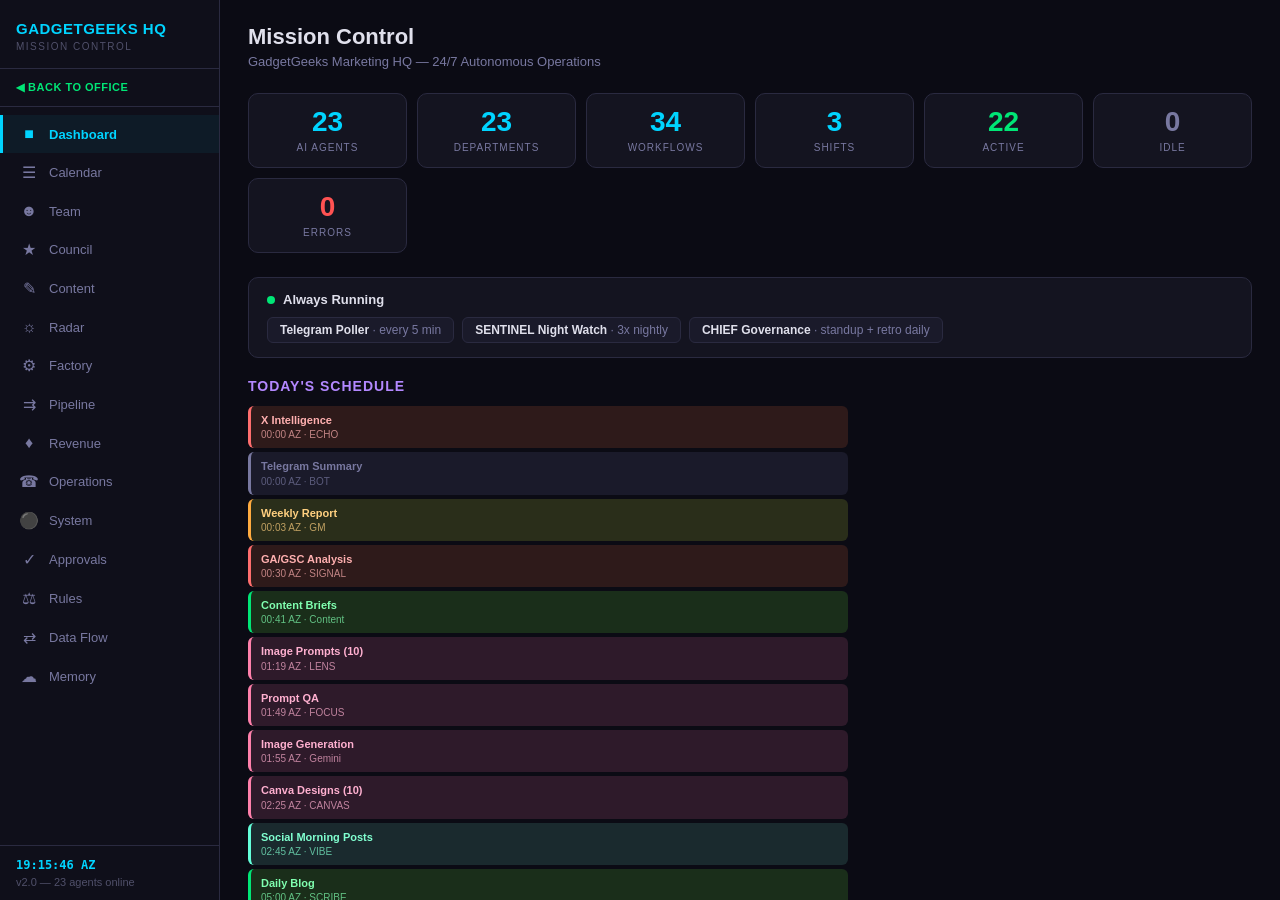
<file: dashboard/mission-control.html>
<!DOCTYPE html>
<html lang="en">
<head>
<meta charset="UTF-8">
<meta name="viewport" content="width=device-width, initial-scale=1.0">
<title>GadgetGeeks HQ — Mission Control</title>
<style>
  :root {
    --bg: #0b0b14;
    --sidebar: #0f0f1a;
    --surface: #141420;
    --surface2: #1a1a2a;
    --surface3: #22223a;
    --border: #2a2a40;
    --text: #e0e0ec;
    --text-dim: #7878a0;
    --text-muted: #50506a;
    --accent: #00d4ff;
    --green: #00e676;
    --red: #ff5252;
    --orange: #ffab40;
    --purple: #b388ff;
    --yellow: #ffd740;
    --pink: #ff80ab;
    --teal: #64ffda;
    --coral: #ff6e6e;
    --blue: #448aff;
    --sidebar-w: 220px;
  }
  * { margin: 0; padding: 0; box-sizing: border-box; }
  body {
    font-family: -apple-system, BlinkMacSystemFont, 'SF Pro Text', 'Inter', 'Segoe UI', sans-serif;
    background: var(--bg);
    color: var(--text);
    display: flex;
    height: 100vh;
    overflow: hidden;
  }

  /* ===== LEFT SIDEBAR ===== */
  .sidebar {
    width: var(--sidebar-w);
    background: var(--sidebar);
    border-right: 1px solid var(--border);
    display: flex;
    flex-direction: column;
    flex-shrink: 0;
    overflow-y: auto;
  }
  .sidebar-brand {
    padding: 20px 16px 16px;
    border-bottom: 1px solid var(--border);
  }
  .sidebar-brand h1 {
    font-size: 15px;
    font-weight: 700;
    color: var(--accent);
    letter-spacing: 0.5px;
  }
  .sidebar-brand .tagline {
    font-size: 10px;
    color: var(--text-muted);
    text-transform: uppercase;
    letter-spacing: 1.5px;
    margin-top: 4px;
  }
  .sidebar nav { padding: 8px 0; flex: 1; }
  .sidebar nav button {
    display: flex;
    align-items: center;
    gap: 10px;
    width: 100%;
    padding: 10px 16px;
    background: none;
    border: none;
    color: var(--text-dim);
    font-family: inherit;
    font-size: 13px;
    font-weight: 500;
    cursor: pointer;
    text-align: left;
    transition: all 0.12s;
    border-left: 3px solid transparent;
  }
  .sidebar nav button:hover {
    color: var(--text);
    background: rgba(255,255,255,0.03);
  }
  .sidebar nav button.active {
    color: var(--accent);
    background: rgba(0,212,255,0.06);
    border-left-color: var(--accent);
    font-weight: 600;
  }
  .sidebar nav button .icon {
    font-size: 16px;
    width: 20px;
    text-align: center;
  }
  .sidebar-footer {
    padding: 12px 16px;
    border-top: 1px solid var(--border);
    font-size: 11px;
    color: var(--text-muted);
  }
  .sidebar-footer .clock {
    color: var(--accent);
    font-weight: 600;
    font-size: 12px;
    font-family: 'SF Mono', 'Fira Code', monospace;
  }

  /* ===== MAIN CONTENT ===== */
  .main {
    flex: 1;
    overflow-y: auto;
    padding: 24px 28px;
    scroll-behavior: smooth;
  }
  .page { display: none; }
  .page.active { display: block; }
  .page-title {
    font-size: 22px;
    font-weight: 700;
    margin-bottom: 4px;
  }
  .page-sub {
    font-size: 13px;
    color: var(--text-dim);
    margin-bottom: 24px;
  }

  /* ===== STATS ROW ===== */
  .stats {
    display: grid;
    grid-template-columns: repeat(auto-fit, minmax(140px, 1fr));
    gap: 10px;
    margin-bottom: 24px;
  }
  .stat {
    background: var(--surface);
    border: 1px solid var(--border);
    border-radius: 10px;
    padding: 14px 16px;
    text-align: center;
  }
  .stat-n {
    font-size: 28px;
    font-weight: 800;
    color: var(--accent);
    line-height: 1;
  }
  .stat-l {
    font-size: 10px;
    color: var(--text-dim);
    text-transform: uppercase;
    letter-spacing: 1px;
    margin-top: 6px;
  }

  /* ===== ALWAYS RUNNING BAR ===== */
  .always-running {
    background: var(--surface);
    border: 1px solid var(--border);
    border-radius: 10px;
    padding: 14px 18px;
    margin-bottom: 20px;
  }
  .always-running-header {
    display: flex;
    align-items: center;
    gap: 8px;
    margin-bottom: 10px;
    font-size: 13px;
    font-weight: 600;
    color: var(--text);
  }
  .always-running-header .pulse {
    width: 8px; height: 8px;
    border-radius: 50%;
    background: var(--green);
    animation: pulse 2s infinite;
  }
  @keyframes pulse {
    0%, 100% { opacity: 1; box-shadow: 0 0 0 0 rgba(0,230,118,0.4); }
    50% { opacity: 0.8; box-shadow: 0 0 0 6px rgba(0,230,118,0); }
  }
  .always-running-tags {
    display: flex;
    gap: 8px;
    flex-wrap: wrap;
  }
  .ar-tag {
    background: var(--surface2);
    border: 1px solid var(--border);
    padding: 5px 12px;
    border-radius: 6px;
    font-size: 12px;
    color: var(--text-dim);
  }
  .ar-tag strong { color: var(--text); }

  /* ===== CALENDAR GRID ===== */
  .cal-grid {
    display: grid;
    grid-template-columns: repeat(7, 1fr);
    gap: 6px;
    margin-bottom: 24px;
  }
  .cal-day-header {
    font-size: 12px;
    font-weight: 700;
    color: var(--text-dim);
    text-transform: uppercase;
    letter-spacing: 1px;
    padding: 8px 8px 6px;
    text-align: center;
  }
  .cal-day-header.today-h { color: var(--accent); }
  .cal-col {
    display: flex;
    flex-direction: column;
    gap: 4px;
    min-height: 400px;
  }

  /* Calendar task cards */
  .cal-card {
    border-radius: 6px;
    padding: 7px 10px;
    font-size: 11px;
    cursor: pointer;
    transition: all 0.12s;
    border-left: 3px solid transparent;
    line-height: 1.3;
  }
  .cal-card:hover {
    transform: translateY(-1px);
    box-shadow: 0 4px 12px rgba(0,0,0,0.3);
    filter: brightness(1.15);
  }
  .cal-card .card-name {
    font-weight: 600;
    white-space: nowrap;
    overflow: hidden;
    text-overflow: ellipsis;
  }
  .cal-card .card-time {
    font-size: 10px;
    opacity: 0.7;
    margin-top: 1px;
  }

  /* Card color themes */
  .cal-card.c-governance { background: #1a1a2e; border-left-color: var(--purple); color: #d4b8ff; }
  .cal-card.c-content { background: #1a2e1a; border-left-color: var(--green); color: #80ffb0; }
  .cal-card.c-visual { background: #2e1a2a; border-left-color: var(--pink); color: #ffb0d0; }
  .cal-card.c-seo { background: #2e2a1a; border-left-color: var(--yellow); color: #ffe080; }
  .cal-card.c-social { background: #1a2a2e; border-left-color: var(--teal); color: #80ffd0; }
  .cal-card.c-intel { background: #2e1a1a; border-left-color: var(--coral); color: #ffb0b0; }
  .cal-card.c-email { background: #1a1a2e; border-left-color: var(--blue); color: #90b8ff; }
  .cal-card.c-revenue { background: #2a2e1a; border-left-color: var(--orange); color: #ffd080; }
  .cal-card.c-ops { background: #1a2e2e; border-left-color: var(--accent); color: #80e8ff; }
  .cal-card.c-system { background: var(--surface2); border-left-color: var(--text-dim); color: var(--text-dim); }
  .cal-card.c-recurring { background: var(--surface); border-left-color: var(--text-muted); color: var(--text-dim); font-style: italic; }

  /* ===== NEXT UP ===== */
  .next-up {
    background: var(--surface);
    border: 1px solid var(--border);
    border-radius: 10px;
    padding: 14px 18px;
  }
  .next-up-title {
    display: flex;
    align-items: center;
    gap: 8px;
    font-size: 13px;
    font-weight: 600;
    margin-bottom: 10px;
    color: var(--text);
  }
  .next-item {
    display: flex;
    justify-content: space-between;
    align-items: center;
    padding: 8px 0;
    border-bottom: 1px solid var(--border);
    font-size: 13px;
  }
  .next-item:last-child { border-bottom: none; }
  .next-item .ni-name { color: var(--text); }
  .next-item .ni-agent { color: var(--yellow); font-size: 11px; }
  .next-item .ni-countdown {
    font-family: 'SF Mono', 'Fira Code', monospace;
    font-size: 12px;
    color: var(--accent);
    white-space: nowrap;
  }

  /* ===== DETAIL MODAL ===== */
  .modal-overlay {
    display: none;
    position: fixed;
    inset: 0;
    background: rgba(0,0,0,0.7);
    z-index: 1000;
    justify-content: center;
    align-items: center;
  }
  .modal-overlay.open { display: flex; }
  .modal {
    background: var(--surface);
    border: 1px solid var(--border);
    border-radius: 12px;
    width: 560px;
    max-height: 80vh;
    overflow-y: auto;
    padding: 0;
  }
  .modal-header {
    padding: 18px 22px;
    border-bottom: 1px solid var(--border);
    display: flex;
    justify-content: space-between;
    align-items: center;
  }
  .modal-header h3 { font-size: 16px; }
  .modal-close {
    background: none;
    border: none;
    color: var(--text-dim);
    font-size: 20px;
    cursor: pointer;
    padding: 4px 8px;
    border-radius: 4px;
  }
  .modal-close:hover { background: var(--surface2); color: var(--text); }
  .modal-body { padding: 18px 22px; }
  .modal-row {
    display: flex;
    gap: 12px;
    padding: 8px 0;
    border-bottom: 1px solid rgba(255,255,255,0.04);
    font-size: 13px;
  }
  .modal-row:last-child { border-bottom: none; }
  .modal-label {
    color: var(--text-dim);
    width: 100px;
    flex-shrink: 0;
    font-size: 11px;
    text-transform: uppercase;
    letter-spacing: 0.5px;
    padding-top: 2px;
  }
  .modal-value { color: var(--text); line-height: 1.5; }

  /* ===== TABLES (for non-calendar pages) ===== */
  table {
    width: 100%;
    border-collapse: collapse;
    font-size: 13px;
    margin-bottom: 20px;
  }
  thead th {
    background: var(--surface2);
    color: var(--accent);
    padding: 10px 12px;
    text-align: left;
    font-size: 10px;
    text-transform: uppercase;
    letter-spacing: 1px;
    border-bottom: 1px solid var(--border);
  }
  tbody td {
    padding: 10px 12px;
    border-bottom: 1px solid var(--border);
  }
  tbody tr:hover { background: var(--surface); }
  .codename { font-weight: 700; color: var(--yellow); }
  .tag {
    display: inline-block;
    padding: 2px 7px;
    border-radius: 4px;
    font-size: 10px;
    font-weight: 600;
  }
  .tag-sonnet { background: #102030; color: var(--accent); }
  .tag-opus { background: #201030; color: var(--purple); }
  .tag-gemini { background: #103020; color: var(--green); }
  .tag-ok { background: #103020; color: var(--green); }
  .tag-idle { background: var(--surface2); color: var(--text-dim); }
  .tag-error { background: #301010; color: var(--red); }
  .dot { display: inline-block; width: 7px; height: 7px; border-radius: 50%; margin-right: 6px; }
  .dot-ok { background: var(--green); }
  .dot-idle { background: var(--text-muted); }

  /* ===== ORG CHART ===== */
  .org-box {
    background: var(--surface);
    border: 1px solid var(--border);
    border-radius: 10px;
    padding: 20px;
    font-family: 'SF Mono', 'Fira Code', monospace;
    font-size: 12px;
    line-height: 1.6;
    overflow-x: auto;
    white-space: pre;
    color: var(--text-dim);
    margin-bottom: 20px;
  }
  .org-box .h { color: var(--accent); font-weight: 700; }
  .org-box .g { color: var(--yellow); font-weight: 700; }

  /* ===== FLOW ===== */
  .flow {
    background: var(--surface);
    border: 1px solid var(--border);
    border-radius: 10px;
    padding: 20px;
    font-family: 'SF Mono', 'Fira Code', monospace;
    font-size: 12px;
    line-height: 1.8;
    overflow-x: auto;
    white-space: pre;
    margin-bottom: 20px;
  }
  .flow .a { color: var(--yellow); font-weight: 600; }
  .flow .b { color: var(--accent); }
  .flow .g { color: var(--green); font-weight: 700; }

  /* ===== SECTION HEADERS ===== */
  h2 {
    font-size: 14px;
    color: var(--purple);
    text-transform: uppercase;
    letter-spacing: 1px;
    margin: 24px 0 12px;
  }
  h2:first-of-type { margin-top: 0; }

  /* Shift section in tables */
  .shift-tag {
    display: inline-block;
    padding: 2px 8px;
    border-radius: 4px;
    font-size: 9px;
    font-weight: 700;
    text-transform: uppercase;
    letter-spacing: 0.5px;
  }
  .shift-m { background: #1a2a10; color: #a0d840; }
  .shift-a { background: #2a1a10; color: var(--orange); }
  .shift-n { background: #10102a; color: #8080ff; }

  /* Rules cards */
  .rule-card {
    background: var(--surface);
    border: 1px solid var(--border);
    border-radius: 10px;
    padding: 16px 18px;
    margin-bottom: 10px;
  }
  .rule-card h4 {
    font-size: 13px;
    color: var(--text);
    margin-bottom: 6px;
  }
  .rule-card p {
    font-size: 12px;
    color: var(--text-dim);
    line-height: 1.6;
  }
  .rule-num {
    display: inline-block;
    background: var(--accent);
    color: var(--bg);
    width: 22px;
    height: 22px;
    border-radius: 50%;
    text-align: center;
    line-height: 22px;
    font-size: 11px;
    font-weight: 700;
    margin-right: 8px;
  }

  /* Legend for calendar */
  .legend {
    display: flex;
    flex-wrap: wrap;
    gap: 10px;
    margin-bottom: 16px;
  }
  .legend-item {
    display: flex;
    align-items: center;
    gap: 6px;
    font-size: 11px;
    color: var(--text-dim);
  }
  .legend-dot {
    width: 10px;
    height: 10px;
    border-radius: 3px;
  }
</style>
</head>
<body>

<!-- ===== SIDEBAR ===== -->
<div class="sidebar">
  <div class="sidebar-brand">
    <h1>GADGETGEEKS HQ</h1>
    <div class="tagline">Mission Control</div>
  </div>
  <a href="index.html" style="display:flex;align-items:center;gap:8px;padding:12px 16px;color:var(--green);font-size:11px;font-weight:700;text-decoration:none;border-bottom:1px solid var(--border);letter-spacing:0.5px;transition:background 0.12s;" onmouseover="this.style.background='rgba(0,230,118,0.08)'" onmouseout="this.style.background='none'">&#9664; BACK TO OFFICE</a>
  <nav>
    <button class="active" onclick="nav('dashboard')"><span class="icon">&#9632;</span> Dashboard</button>
    <button onclick="nav('calendar')"><span class="icon">&#9776;</span> Calendar</button>
    <button onclick="nav('team')"><span class="icon">&#9787;</span> Team</button>
    <button onclick="nav('council')"><span class="icon">&#9733;</span> Council</button>
    <button onclick="nav('content')"><span class="icon">&#9998;</span> Content</button>
    <button onclick="nav('intel')"><span class="icon">&#9788;</span> Radar</button>
    <button onclick="nav('visual')"><span class="icon">&#9881;</span> Factory</button>
    <button onclick="nav('pipeline')"><span class="icon">&#8649;</span> Pipeline</button>
    <button onclick="nav('revenue')"><span class="icon">&#9830;</span> Revenue</button>
    <button onclick="nav('ops')"><span class="icon">&#9742;</span> Operations</button>
    <button onclick="nav('status')"><span class="icon">&#9899;</span> System</button>
    <button onclick="nav('approvals')"><span class="icon">&#10003;</span> Approvals</button>
    <button onclick="nav('rules')"><span class="icon">&#9878;</span> Rules</button>
    <button onclick="nav('flow')"><span class="icon">&#8644;</span> Data Flow</button>
    <button onclick="nav('memory')"><span class="icon">&#9729;</span> Memory</button>
  </nav>
  <div class="sidebar-footer">
    <div class="clock" id="sidebarClock">--:-- AZ</div>
    <div style="margin-top:4px;">v2.0 — 23 agents online</div>
  </div>
</div>

<!-- ===== MAIN ===== -->
<div class="main">

<!-- ============================================================ -->
<!-- DASHBOARD -->
<!-- ============================================================ -->
<div class="page active" id="p-dashboard">
  <div class="page-title">Mission Control</div>
  <div class="page-sub">GadgetGeeks Marketing HQ — 24/7 Autonomous Operations</div>

  <div class="stats">
    <div class="stat"><div class="stat-n">23</div><div class="stat-l">AI Agents</div></div>
    <div class="stat"><div class="stat-n">23</div><div class="stat-l">Departments</div></div>
    <div class="stat"><div class="stat-n">34</div><div class="stat-l">Workflows</div></div>
    <div class="stat"><div class="stat-n">3</div><div class="stat-l">Shifts</div></div>
    <div class="stat"><div class="stat-n" style="color:var(--green)">12</div><div class="stat-l">Active</div></div>
    <div class="stat"><div class="stat-n" style="color:var(--text-dim)">5</div><div class="stat-l">Idle</div></div>
    <div class="stat"><div class="stat-n" style="color:var(--red)">0</div><div class="stat-l">Errors</div></div>
  </div>

  <div class="always-running">
    <div class="always-running-header"><div class="pulse"></div> Always Running</div>
    <div class="always-running-tags">
      <div class="ar-tag"><strong>Telegram Poller</strong> &middot; every 5 min</div>
      <div class="ar-tag"><strong>SENTINEL Night Watch</strong> &middot; 3x nightly</div>
      <div class="ar-tag"><strong>CHIEF Governance</strong> &middot; standup + retro daily</div>
    </div>
  </div>

  <h2>Today's Schedule</h2>
  <div id="dashboardToday"></div>

  <h2 style="margin-top:24px">Next Up</h2>
  <div class="next-up" id="nextUpDash"></div>

  <h2>Org Structure</h2>
  <div class="org-box"><span class="h">                        YOU (BOSS)</span>
                           |
              +------------+------------+
              |                         |
       <span class="g">CHIEF</span> (CoS)              <span class="g">SENTINEL</span> (Night Ops)
    Morning + Board               Night Watch
              |
   +----------+----------+
   |          |          |
VP CONTENT  VP GROWTH  VP OPS
   |          |          |
 <span class="g">SCRIBE</span>     <span class="g">PIXEL</span>     <span class="g">XAVIER</span>
 <span class="g">QUILL</span>      <span class="g">SCOUT</span>      <span class="g">GM</span>
 <span class="g">PRESS</span>      <span class="g">ECHO</span>
 Content    <span class="g">VIBE</span>
            <span class="g">BEACON</span>
 <span class="g">LENS</span>       <span class="g">OPTIMIZER</span>
 <span class="g">FOCUS</span>
 <span class="g">CANVAS</span></div>
</div>

<!-- ============================================================ -->
<!-- CALENDAR -->
<!-- ============================================================ -->
<div class="page" id="p-calendar">
  <div class="page-title">Calendar</div>
  <div class="page-sub">Every scheduled task — click any card for details</div>

  <div class="always-running">
    <div class="always-running-header"><div class="pulse"></div> Always Running</div>
    <div class="always-running-tags">
      <div class="ar-tag"><strong>Telegram Poller</strong> &middot; every 5 min</div>
      <div class="ar-tag"><strong>SENTINEL</strong> &middot; 3x nightly health checks</div>
      <div class="ar-tag"><strong>CHIEF Governance</strong> &middot; daily standup + retro</div>
    </div>
  </div>

  <div class="legend">
    <div class="legend-item"><div class="legend-dot" style="background:var(--purple)"></div> Governance</div>
    <div class="legend-item"><div class="legend-dot" style="background:var(--green)"></div> Content</div>
    <div class="legend-item"><div class="legend-dot" style="background:var(--pink)"></div> Visual</div>
    <div class="legend-item"><div class="legend-dot" style="background:var(--yellow)"></div> SEO</div>
    <div class="legend-item"><div class="legend-dot" style="background:var(--teal)"></div> Social</div>
    <div class="legend-item"><div class="legend-dot" style="background:var(--coral)"></div> Intel</div>
    <div class="legend-item"><div class="legend-dot" style="background:var(--blue)"></div> Email</div>
    <div class="legend-item"><div class="legend-dot" style="background:var(--orange)"></div> Revenue</div>
    <div class="legend-item"><div class="legend-dot" style="background:var(--accent)"></div> Operations</div>
  </div>

  <div class="cal-grid" id="calGrid"></div>

  <div class="next-up" id="nextUpCal">
    <div class="next-up-title">&#128197; Next Up</div>
  </div>
</div>

<!-- ============================================================ -->
<!-- TEAM -->
<!-- ============================================================ -->
<div class="page" id="p-team">
  <div class="page-title">Team Roster</div>
  <div class="page-sub">23 agents — every codename, model, schedule, responsibilities</div>

  <h2>Governance</h2>
  <table>
    <thead><tr><th>#</th><th>Codename</th><th>Role</th><th>Model</th><th>Schedule</th><th>Shift</th><th>Responsibilities</th></tr></thead>
    <tbody>
      <tr><td>1</td><td><span class="codename">CHIEF</span></td><td>Chief of Staff</td><td><span class="tag tag-sonnet">Sonnet</span> / <span class="tag tag-opus">Opus</span></td><td>06:00, 20:00 daily / Mon 06:30</td><td><span class="shift-tag shift-m">Morning</span></td><td>Standups, retros, board meetings. Reads all dept states. Compiles org-wide briefings. Sends Telegram summaries.</td></tr>
      <tr><td>2</td><td><span class="codename">SENTINEL</span></td><td>Night Operations</td><td><span class="tag tag-sonnet">Sonnet</span></td><td>00:00, 03:00, 05:00, 05:30</td><td><span class="shift-tag shift-n">Night</span></td><td>3 nightly health checks. Store uptime, API health, workflow failures. Pre-dawn data collection. Morning handoff.</td></tr>
    </tbody>
  </table>

  <h2>Content & Copy</h2>
  <table>
    <thead><tr><th>#</th><th>Codename</th><th>Role</th><th>Model</th><th>Schedule</th><th>Shift</th><th>Responsibilities</th></tr></thead>
    <tbody>
      <tr><td>3</td><td><span class="codename">SCRIBE</span></td><td>Blog Writer</td><td><span class="tag tag-sonnet">Sonnet</span></td><td>Daily 12:00</td><td><span class="shift-tag shift-m">Morning</span></td><td>Writes 1 blog/day (1,200-2,000 words). Reads standup + SEO brief + intel.</td></tr>
      <tr><td>4</td><td><span class="codename">QUILL</span></td><td>Blog QA</td><td><span class="tag tag-sonnet">Sonnet</span></td><td>Daily 13:00</td><td><span class="shift-tag shift-m">Morning</span></td><td>25-check anti-AI copy audit. Rates: EXCELLENT / GOOD / NEEDS WORK.</td></tr>
      <tr><td>5</td><td><span class="codename">PRESS</span></td><td>Blog Publisher</td><td><span class="tag tag-sonnet">Sonnet</span></td><td>Daily 14:30</td><td><span class="shift-tag shift-a">Afternoon</span></td><td>Packages qa_approved blogs for boss approval. Publishes after approval.</td></tr>
      <tr><td>27</td><td><span class="codename">SCRIBE</span></td><td>Blog Writer (PM)</td><td><span class="tag tag-sonnet">Sonnet</span></td><td>Daily 18:00</td><td><span class="shift-tag shift-a">Afternoon</span></td><td>SCRIBE 2nd shift — evergreen blog post. Complements daily AM blog.</td></tr>
      <tr><td>6</td><td>—</td><td>Content Agent</td><td><span class="tag tag-sonnet">Sonnet</span></td><td>Daily 07:41</td><td><span class="shift-tag shift-m">Morning</span></td><td>Daily content briefs from SEO opportunities + intel signals.</td></tr>
      <tr><td>7</td><td>—</td><td>Copy QA</td><td><span class="tag tag-sonnet">Sonnet</span></td><td>On-demand</td><td>—</td><td>Master copy auditor. Deep qualitative review.</td></tr>
      <tr><td>8</td><td>—</td><td>Shopify E-Commerce</td><td><span class="tag tag-sonnet">Sonnet</span></td><td>On-demand</td><td>—</td><td>Catalog optimization, product descriptions, metafields.</td></tr>
    </tbody>
  </table>

  <h2>Visual & Design</h2>
  <table>
    <thead><tr><th>#</th><th>Codename</th><th>Role</th><th>Model</th><th>Schedule</th><th>Shift</th><th>Responsibilities</th></tr></thead>
    <tbody>
      <tr><td>9</td><td><span class="codename">LENS</span></td><td>Image Prompting</td><td><span class="tag tag-sonnet">Sonnet</span></td><td>Daily 08:19</td><td><span class="shift-tag shift-m">Morning</span></td><td>10 photorealistic AI image prompts per day.</td></tr>
      <tr><td>10</td><td><span class="codename">FOCUS</span></td><td>Prompt QA</td><td><span class="tag tag-sonnet">Sonnet</span></td><td>Daily 08:49</td><td><span class="shift-tag shift-m">Morning</span></td><td>17-check quality audit on prompts from LENS.</td></tr>
      <tr><td>11</td><td><span class="codename">CANVAS</span></td><td>Canva Designer</td><td><span class="tag tag-sonnet">Sonnet</span></td><td>Daily 09:25</td><td><span class="shift-tag shift-m">Morning</span></td><td>10 branded social media designs from generated images.</td></tr>
      <tr><td>12</td><td>—</td><td>Image Generator</td><td><span class="tag tag-gemini">Gemini</span></td><td>Daily 08:55</td><td><span class="shift-tag shift-m">Morning</span></td><td>Generates images from approved prompts via Imagen 4.</td></tr>
    </tbody>
  </table>

  <h2>Growth & Marketing</h2>
  <table>
    <thead><tr><th>#</th><th>Codename</th><th>Role</th><th>Model</th><th>Schedule</th><th>Shift</th><th>Responsibilities</th></tr></thead>
    <tbody>
      <tr><td>13</td><td><span class="codename">PIXEL</span></td><td>SEO Daily</td><td><span class="tag tag-sonnet">Sonnet</span></td><td>Daily 06:23</td><td><span class="shift-tag shift-m">Morning</span></td><td>Daily keyword scan + SEO recommendation.</td></tr>
      <tr><td>14</td><td><span class="codename">PIXEL</span></td><td>SEO Weekly</td><td><span class="tag tag-sonnet">Sonnet</span></td><td>Mon 05:17</td><td><span class="shift-tag shift-m">Morning</span></td><td>Deep audit: content gaps, competitor SERPs.</td></tr>
      <tr><td>15</td><td><span class="codename">VIBE</span></td><td>Social Morning</td><td><span class="tag tag-sonnet">Sonnet</span></td><td>Daily 09:45</td><td><span class="shift-tag shift-m">Morning</span></td><td>Creates and posts 1-2 daily social posts via Postiz.</td></tr>
      <tr><td>16</td><td><span class="codename">VIBE</span></td><td>Social Afternoon</td><td><span class="tag tag-sonnet">Sonnet</span></td><td>Daily 16:37</td><td><span class="shift-tag shift-a">Afternoon</span></td><td>Engagement monitoring, performance tracking.</td></tr>
      <tr><td>17</td><td><span class="codename">SCOUT</span></td><td>Market Intel</td><td><span class="tag tag-sonnet">Sonnet</span></td><td>Mon/Thu 10:47</td><td><span class="shift-tag shift-m">Morning</span></td><td>Competitor analysis, trends, customer language mining.</td></tr>
      <tr><td>18</td><td><span class="codename">ECHO</span></td><td>X Intelligence</td><td><span class="tag tag-sonnet">Sonnet</span></td><td>Daily 07:00</td><td><span class="shift-tag shift-m">Morning</span></td><td>Twitter/X monitoring. Market signals, sentiment.</td></tr>
      <tr><td>25</td><td><span class="codename">TREND</span></td><td>Google Trends Scout</td><td><span class="tag tag-sonnet">Sonnet</span></td><td>Daily 06:00</td><td><span class="shift-tag shift-m">Morning</span></td><td>Daily Google Trends scan. Breakout queries, rising searches, trending topics.</td></tr>
      <tr><td>26</td><td><span class="codename">SIGNAL</span></td><td>Analytics Optimizer</td><td><span class="tag tag-sonnet">Sonnet</span></td><td>Daily 07:30</td><td><span class="shift-tag shift-m">Morning</span></td><td>GA4 + Search Console analysis. Traffic, conversions, search performance.</td></tr>
    </tbody>
  </table>

  <h2>Revenue</h2>
  <table>
    <thead><tr><th>#</th><th>Codename</th><th>Role</th><th>Model</th><th>Schedule</th><th>Shift</th><th>Responsibilities</th></tr></thead>
    <tbody>
      <tr><td>19</td><td><span class="codename">BEACON</span></td><td>Email Marketing</td><td><span class="tag tag-sonnet">Sonnet</span></td><td>Tue/Thu 08:53</td><td><span class="shift-tag shift-m">Morning</span></td><td>Email campaigns 2x/week. Segments, A/B, subject lines.</td></tr>
      <tr><td>20</td><td><span class="codename">OPTIMIZER</span></td><td>CRO</td><td><span class="tag tag-sonnet">Sonnet</span></td><td>Wed 11:29</td><td><span class="shift-tag shift-m">Morning</span></td><td>Conversion analysis, A/B reviews, experiments.</td></tr>
    </tbody>
  </table>

  <h2>Operations</h2>
  <table>
    <thead><tr><th>#</th><th>Codename</th><th>Role</th><th>Model</th><th>Schedule</th><th>Shift</th><th>Responsibilities</th></tr></thead>
    <tbody>
      <tr><td>21</td><td><span class="codename">XAVIER</span></td><td>Dialer (Lists)</td><td><span class="tag tag-sonnet">Sonnet</span></td><td>Weekdays 14:15</td><td><span class="shift-tag shift-a">Afternoon</span></td><td>Scans Shopify for abandoned carts, win-back, review requests.</td></tr>
      <tr><td>22</td><td><span class="codename">XAVIER</span></td><td>Dialer (Calls)</td><td><span class="tag tag-sonnet">Sonnet</span></td><td>Weekdays 15:45</td><td><span class="shift-tag shift-a">Afternoon</span></td><td>Executes approved calls via Vapi.ai. +1 (925) 332-3098.</td></tr>
    </tbody>
  </table>

  <h2>General Management</h2>
  <table>
    <thead><tr><th>#</th><th>Codename</th><th>Role</th><th>Model</th><th>Schedule</th><th>Shift</th><th>Responsibilities</th></tr></thead>
    <tbody>
      <tr><td>23</td><td><span class="codename">GM</span></td><td>Queue Processing</td><td><span class="tag tag-sonnet">Sonnet</span></td><td>Daily 18:51</td><td><span class="shift-tag shift-a">Afternoon</span></td><td>Processes queue. Flags overdue items. End-of-day wrap.</td></tr>
      <tr><td>24</td><td><span class="codename">GM</span></td><td>Weekly Report</td><td><span class="tag tag-opus">Opus</span></td><td>Fri 07:03</td><td><span class="shift-tag shift-m">Morning</span></td><td>Org-wide KPIs, budget, strategic recommendations.</td></tr>
    </tbody>
  </table>
</div>

<!-- ============================================================ -->
<!-- COUNCIL -->
<!-- ============================================================ -->
<div class="page" id="p-council">
  <div class="page-title">Council</div>
  <div class="page-sub">Executive governance — CHIEF, SENTINEL, Boss briefings, board meetings</div>

  <h2>Governance Cadence</h2>
  <table>
    <thead><tr><th>Meeting</th><th>When</th><th>Led By</th><th>Model</th><th>Purpose</th></tr></thead>
    <tbody>
      <tr><td>Night Handoff</td><td>Daily 10:30 PM AZ</td><td><span class="codename">SENTINEL</span></td><td><span class="tag tag-sonnet">Sonnet</span></td><td>Overnight incidents, pending items, API status, what needs morning attention.</td></tr>
      <tr><td>Morning Standup</td><td>Daily 11:00 PM AZ</td><td><span class="codename">CHIEF</span></td><td><span class="tag tag-sonnet">Sonnet</span></td><td>Reads ALL dept states + night handoff. Compiles what each dept did yesterday, what's planned today, blockers. Sends Telegram briefing to boss.</td></tr>
      <tr><td>Weekly Board</td><td>Monday 11:30 PM AZ</td><td><span class="codename">CHIEF</span></td><td><span class="tag tag-opus">Opus</span></td><td>Full org strategic review. KPIs, what worked, what didn't, priorities for the week. Uses Opus for deeper analysis.</td></tr>
      <tr><td>Weekly Report</td><td>Friday 12:03 AM AZ</td><td><span class="codename">GM</span></td><td><span class="tag tag-opus">Opus</span></td><td>Org-wide performance report. Budget tracking, strategic recommendations. Week in review.</td></tr>
      <tr><td>Evening Retro</td><td>Daily 1:00 PM AZ</td><td><span class="codename">CHIEF</span></td><td><span class="tag tag-sonnet">Sonnet</span></td><td>Compiles day results: what shipped, what's in progress, what failed. Writes night handoff notes. Telegram summary.</td></tr>
    </tbody>
  </table>

  <h2>Boss Briefing Flow</h2>
  <div class="flow"><span class="a">SENTINEL</span> (05:30) writes overnight handoff
     |
     v
<span class="a">CHIEF</span> (06:00) reads ALL states + handoff → compiles standup
     |
     v
<span class="b">TELEGRAM</span> → Boss gets morning briefing
     |
     ... departments run their schedules ...
     |
     v
<span class="a">CHIEF</span> (20:00) compiles retro → what shipped, what failed
     |
     v
<span class="b">TELEGRAM</span> → Boss gets evening summary
     |
     v
<span class="a">SENTINEL</span> (00:00) begins overnight monitoring
     |
     v
     ... cycle repeats ...</div>

  <h2>Escalation Chain</h2>
  <div class="rule-card">
    <h4><span class="rule-num">1</span> Auto-Resolve (0-1h)</h4>
    <p>Agent retries, adjusts parameters, tries alternate approach. No human needed.</p>
  </div>
  <div class="rule-card">
    <h4><span class="rule-num">2</span> Department Head (1-4h)</h4>
    <p>Issue escalated to department lead. CHIEF notified. Logged in incident-log.json.</p>
  </div>
  <div class="rule-card">
    <h4><span class="rule-num">3</span> Chief of Staff (4-12h)</h4>
    <p>CHIEF takes ownership. Cross-department coordination. Boss notified via Telegram.</p>
  </div>
  <div class="rule-card">
    <h4><span class="rule-num">4</span> Boss (12h+)</h4>
    <p>Critical issue. Boss intervenes directly. Full post-mortem required.</p>
  </div>
</div>

<!-- ============================================================ -->
<!-- CONTENT -->
<!-- ============================================================ -->
<div class="page" id="p-content">
  <div class="page-title">Content</div>
  <div class="page-sub">Blog pipeline — SCRIBE, QUILL, PRESS, Content Agent</div>

  <h2>Blog Production Pipeline</h2>
  <div class="flow"><span class="a">SCOUT</span> (Intel) → trends, competitors, customer language
   |
   v
<span class="a">PIXEL</span> (SEO) → keywords, opportunities, briefs
   |
   v
<span class="a">Content Agent</span> → generates blog briefs (brief_ready)
   |
   v
<span class="a">SCRIBE</span> → writes 1,200-2,000 word draft
   |
   v
<span class="a">QUILL</span> → 25-check anti-AI copy audit
   |  EXCELLENT → ships
   |  GOOD → ships with warnings
   |  NEEDS WORK → back to SCRIBE
   v
<span class="a">PRESS</span> → queues for boss approval
   |
   v
<span class="b">YOU</span> approve via Telegram → <span class="g">LIVE ON SHOPIFY</span></div>

  <h2>Content Agents</h2>
  <table>
    <thead><tr><th>Agent</th><th>Schedule</th><th>What It Does</th></tr></thead>
    <tbody>
      <tr><td><span class="codename">SCRIBE</span></td><td>Daily 12:00</td><td>Picks next brief_ready topic. Reads standup + SEO + intel. Writes blog with original takes, specific data, no AI patterns.</td></tr>
      <tr><td><span class="codename">QUILL</span></td><td>Daily 13:00</td><td>Runs 25-check scanner: banned words, triple patterns, sentence variance, specificity, human signals. Rates every draft.</td></tr>
      <tr><td><span class="codename">PRESS</span></td><td>Daily 14:30</td><td>Takes qa_approved blogs, creates Shopify article via API, queues for boss approval before going live.</td></tr>
      <tr><td>Content Agent</td><td>Daily 07:41</td><td>Generates briefs from SEO keywords + intel trends. Manages content calendar.</td></tr>
    </tbody>
  </table>
</div>

<!-- ============================================================ -->
<!-- INTEL / RADAR -->
<!-- ============================================================ -->
<div class="page" id="p-intel">
  <div class="page-title">Radar</div>
  <div class="page-sub">Intelligence — SCOUT (market intel) + ECHO (X/Twitter)</div>

  <table>
    <thead><tr><th>Agent</th><th>Schedule</th><th>Sources</th><th>Output</th></tr></thead>
    <tbody>
      <tr><td><span class="codename">SCOUT</span></td><td>Mon/Thu 10:47</td><td>Competitor sites, Amazon reviews, Reddit, Trustpilot, Google Trends</td><td>departments/intel/ — competitors.json, trends.json, customer-language.json</td></tr>
      <tr><td><span class="codename">ECHO</span></td><td>Daily 07:00</td><td>Twitter/X API — keywords, hashtags, competitor mentions</td><td>departments/x-intel/daily-brief.json</td></tr>
    </tbody>
  </table>

  <h2>What They Feed</h2>
  <div class="flow"><span class="a">SCOUT</span> findings → read by SCRIBE (blogs), PIXEL (SEO), Content (briefs)
<span class="a">ECHO</span> daily brief → read by CHIEF (standup), VIBE (social), Content (briefs)</div>
</div>

<!-- ============================================================ -->
<!-- VISUAL / FACTORY -->
<!-- ============================================================ -->
<div class="page" id="p-visual">
  <div class="page-title">Factory</div>
  <div class="page-sub">Visual pipeline — LENS, FOCUS, Gemini, CANVAS</div>

  <div class="flow"><span class="a">LENS</span> (08:19) → 10 photorealistic prompts
   |
   v
<span class="a">FOCUS</span> (08:49) → 17-check QA audit
   |
   v
<span class="a">Gemini Imagen 4</span> (08:55) → generates images → Shopify CDN
   |
   v
<span class="a">CANVAS</span> (09:25) → 10 branded Canva social posts
   |
   v
<span class="a">VIBE</span> (09:45) → posts to all platforms via Postiz</div>

  <h2>Visual Agents</h2>
  <table>
    <thead><tr><th>Agent</th><th>Schedule</th><th>Output</th></tr></thead>
    <tbody>
      <tr><td><span class="codename">LENS</span></td><td>Daily 08:19</td><td>10 image prompts in departments/social/image-prompts.json</td></tr>
      <tr><td><span class="codename">FOCUS</span></td><td>Daily 08:49</td><td>QA ratings on each prompt (approved/needs_revision)</td></tr>
      <tr><td>Gemini</td><td>Daily 08:55</td><td>Generated images uploaded to Shopify CDN</td></tr>
      <tr><td><span class="codename">CANVAS</span></td><td>Daily 09:25</td><td>10 designs in departments/canva/pipeline.json</td></tr>
    </tbody>
  </table>
</div>

<!-- ============================================================ -->
<!-- PIPELINE -->
<!-- ============================================================ -->
<div class="page" id="p-pipeline">
  <div class="page-title">Pipeline</div>
  <div class="page-sub">Full data flow — how every department feeds the next</div>

  <h2>Content Pipeline</h2>
  <div class="flow">SCOUT → intel data → PIXEL → SEO briefs → Content → blog briefs
→ SCRIBE → draft → QUILL → QA → PRESS → <span class="b">approval</span> → <span class="g">LIVE</span></div>

  <h2>Visual Pipeline</h2>
  <div class="flow">ECHO → trends → LENS → prompts → FOCUS → QA
→ Gemini → images → CANVAS → designs → VIBE → <span class="g">POSTED</span></div>

  <h2>Revenue Pipeline</h2>
  <div class="flow">BEACON → email campaign → <span class="b">approval</span> → sent via Resend
XAVIER → call list → <span class="b">approval</span> → calls via Vapi.ai
OPTIMIZER → CRO experiment proposals → <span class="b">queue</span></div>

  <h2>Shared State Files</h2>
  <table>
    <thead><tr><th>File</th><th>Written By</th><th>Read By</th><th>Purpose</th></tr></thead>
    <tbody>
      <tr><td>state/daily-standup.json</td><td>CHIEF</td><td>All agents</td><td>Org-wide context for the day</td></tr>
      <tr><td>state/daily-retro.json</td><td>CHIEF</td><td>SENTINEL, GM</td><td>Day results + night handoff</td></tr>
      <tr><td>state/shift-handoff.json</td><td>SENTINEL/CHIEF</td><td>Incoming shift lead</td><td>Shift transition notes</td></tr>
      <tr><td>state/queue.json</td><td>All agents</td><td>GM, Boss</td><td>Approval queue</td></tr>
      <tr><td>state/master.json</td><td>Engine</td><td>CHIEF, all</td><td>Department run status</td></tr>
      <tr><td>state/incident-log.json</td><td>Any agent</td><td>CHIEF, SENTINEL</td><td>Post-mortems + error learning</td></tr>
    </tbody>
  </table>
</div>

<!-- ============================================================ -->
<!-- REVENUE -->
<!-- ============================================================ -->
<div class="page" id="p-revenue">
  <div class="page-title">Revenue</div>
  <div class="page-sub">BEACON (email) + OPTIMIZER (CRO) + XAVIER (dialer)</div>

  <table>
    <thead><tr><th>Agent</th><th>Schedule</th><th>Channel</th><th>What It Does</th></tr></thead>
    <tbody>
      <tr><td><span class="codename">BEACON</span></td><td>Tue/Thu 08:53</td><td>Email (Resend)</td><td>Designs campaigns, segment targeting, A/B tests, subject line optimization. All queued for approval.</td></tr>
      <tr><td><span class="codename">OPTIMIZER</span></td><td>Wed 11:29</td><td>CRO</td><td>Weekly conversion analysis, A/B test reviews, product page experiments.</td></tr>
      <tr><td><span class="codename">XAVIER</span></td><td>Weekdays 14:15</td><td>Phone (Vapi.ai)</td><td>Builds call lists: abandoned cart, win-back, review request, B2B outreach.</td></tr>
      <tr><td><span class="codename">XAVIER</span></td><td>Weekdays 15:45</td><td>Phone (Vapi.ai)</td><td>Executes approved calls. +1 (925) 332-3098.</td></tr>
    </tbody>
  </table>
</div>

<!-- ============================================================ -->
<!-- OPERATIONS -->
<!-- ============================================================ -->
<div class="page" id="p-ops">
  <div class="page-title">Operations</div>
  <div class="page-sub">XAVIER dialer + GM queue/reports</div>

  <h2>Dialer System (XAVIER)</h2>
  <table>
    <thead><tr><th>Script</th><th>Trigger</th><th>Purpose</th></tr></thead>
    <tbody>
      <tr><td>abandoned_cart</td><td>Cart abandoned > 1h</td><td>Call to recover abandoned purchase</td></tr>
      <tr><td>review_request</td><td>Order delivered > 7d</td><td>Ask for product review</td></tr>
      <tr><td>winback</td><td>No purchase > 60d</td><td>Re-engage lapsed customers</td></tr>
      <tr><td>b2b_outreach</td><td>Manual trigger</td><td>B2B wholesale prospecting</td></tr>
    </tbody>
  </table>
  <p style="color:var(--text-dim); font-size:12px; margin-top:8px;">All calls require human approval before dialing. Phone: +1 (925) 332-3098 via Vapi.ai</p>

  <h2>General Management</h2>
  <table>
    <thead><tr><th>Agent</th><th>Schedule</th><th>What It Does</th></tr></thead>
    <tbody>
      <tr><td><span class="codename">GM Queue</span></td><td>Daily 18:51</td><td>Processes approval queue, flags overdue items, moves approved to execution.</td></tr>
      <tr><td><span class="codename">GM Report</span></td><td>Fri 07:03</td><td>Weekly org-wide KPIs, budget, strategic recommendations. Runs on Opus.</td></tr>
    </tbody>
  </table>
</div>

<!-- ============================================================ -->
<!-- STATUS / SYSTEM -->
<!-- ============================================================ -->
<div class="page" id="p-status">
  <div class="page-title">System Status</div>
  <div class="page-sub">Live department status — from state/master.json</div>

  <div class="stats">
    <div class="stat"><div class="stat-n" style="color:var(--green)">12</div><div class="stat-l">Active</div></div>
    <div class="stat"><div class="stat-n" style="color:var(--text-dim)">5</div><div class="stat-l">Idle</div></div>
    <div class="stat"><div class="stat-n" style="color:var(--red)">0</div><div class="stat-l">Errors</div></div>
    <div class="stat"><div class="stat-n" style="color:var(--orange)">0</div><div class="stat-l">Incidents</div></div>
  </div>

  <table>
    <thead><tr><th>Status</th><th>Codename</th><th>Department</th><th>Runs</th><th>Last Run</th><th>Model</th></tr></thead>
    <tbody id="statusTable"></tbody>
  </table>

  <h2 style="margin-top:24px">CLI Commands</h2>
  <div class="flow">cd /Users/research/gadgetgeeks-marketing-org

python3 scripts/generate_mission_control.py status     # Live status
python3 scripts/generate_mission_control.py agents     # All agents
python3 scripts/generate_mission_control.py schedule   # Today's schedule

gh run list -R mindfulcrumb/gadgetgeeks-marketing-org --limit 10</div>
</div>

<!-- ============================================================ -->
<!-- APPROVALS -->
<!-- ============================================================ -->
<div class="page" id="p-approvals">
  <div class="page-title">Approvals</div>
  <div class="page-sub">Queue items awaiting boss action — from state/queue.json</div>

  <div class="rule-card">
    <h4>How Approvals Work</h4>
    <p>Every customer-facing action (blog publish, email send, phone call, product copy change) goes through the approval queue. Agents queue items. Boss approves via Telegram (<code>/approve &lt;id&gt;</code>). GM processes the queue daily at 18:51.</p>
  </div>

  <h2>Approval Channels</h2>
  <table>
    <thead><tr><th>Type</th><th>Created By</th><th>Approved Via</th><th>Executed By</th></tr></thead>
    <tbody>
      <tr><td>Blog publish</td><td>PRESS</td><td>Telegram /approve</td><td>PRESS → Shopify API</td></tr>
      <tr><td>Email campaign</td><td>BEACON</td><td>Telegram /approve</td><td>Resend API</td></tr>
      <tr><td>Phone call</td><td>XAVIER</td><td>Telegram /approve</td><td>Vapi.ai</td></tr>
      <tr><td>Product copy</td><td>E-Commerce</td><td>Telegram /approve</td><td>Shopify API</td></tr>
      <tr><td>Social post</td><td>VIBE</td><td>Auto-approved</td><td>Postiz API</td></tr>
    </tbody>
  </table>
</div>

<!-- ============================================================ -->
<!-- RULES -->
<!-- ============================================================ -->
<div class="page" id="p-rules">
  <div class="page-title">Rules & Governance</div>
  <div class="page-sub">How the organization operates — hierarchy, briefings, error learning</div>

  <h2>Organizational Hierarchy</h2>
  <div class="rule-card">
    <h4><span class="rule-num">1</span> Every Agent Has Their Own Space</h4>
    <p>Each agent operates in its own department directory. SCRIBE writes in departments/content/. LENS writes in departments/social/. No agent touches another agent's output files directly. Clean separation of concerns.</p>
  </div>
  <div class="rule-card">
    <h4><span class="rule-num">2</span> The Boss is the Orchestrator</h4>
    <p>The Boss (you) doesn't do the work — you make decisions. Every agent briefs you via Telegram. Standups at 06:00, retros at 20:00, board meetings Monday. You approve, redirect, or override. The org moves based on your decisions.</p>
  </div>
  <div class="rule-card">
    <h4><span class="rule-num">3</span> Meetings Are for Synchronization</h4>
    <p>Morning standup = everyone reports status. Evening retro = what shipped, what failed. Board meeting = strategic direction. These exist so the Boss has full situational awareness and agents stay aligned. No meeting, no coordination.</p>
  </div>
  <div class="rule-card">
    <h4><span class="rule-num">4</span> Chain of Command</h4>
    <p>Boss → CHIEF (Chief of Staff) → VP Content / VP Growth / VP Operations → Department agents. Issues escalate UP the chain. Decisions flow DOWN. CHIEF is the central coordinator who reads all department states and compiles the big picture.</p>
  </div>
  <div class="rule-card">
    <h4><span class="rule-num">5</span> Learn From Every Error</h4>
    <p>Every failure gets logged in state/incident-log.json with a post-mortem. CHIEF reads incidents in every standup. SENTINEL flags overnight failures. The org doesn't repeat mistakes — the incident log IS the institutional memory. If it happened before, there's a record.</p>
  </div>
  <div class="rule-card">
    <h4><span class="rule-num">6</span> Boss Gets Briefed — Always</h4>
    <p>06:00 — Morning standup (what's planned today). 07:00 — Daily Telegram summary. 15:00 — Blog status report. 20:00 — Evening retro (what shipped). Monday — Board meeting (strategy). Friday — Weekly report (KPIs). The Boss is never in the dark.</p>
  </div>
  <div class="rule-card">
    <h4><span class="rule-num">7</span> Nothing Ships Without Quality Gates</h4>
    <p>Blogs pass 25-check QA. Image prompts pass 17-check QA. All customer-facing actions require approval. No agent can push directly to customers. The queue is the chokepoint — everything flows through it.</p>
  </div>
  <div class="rule-card">
    <h4><span class="rule-num">8</span> Shifts Operate Like a Real Business</h4>
    <p>Morning shift = CREATE (content, designs, campaigns). Afternoon shift = SELL (calls, engagement, conversions). Night shift = MONITOR (health checks, incident detection). Every shift has a lead. Handoff notes are mandatory. No dead time.</p>
  </div>
  <div class="rule-card">
    <h4><span class="rule-num">9</span> Scale by Adding Agents, Not Complexity</h4>
    <p>New capability = new agent with its own prompt, schedule, and output directory. Plugs into existing data flow. Doesn't change other agents. The team grows by specialization, not by making existing agents do more.</p>
  </div>
  <div class="rule-card">
    <h4><span class="rule-num">10</span> State is the Single Source of Truth</h4>
    <p>Agents don't talk to each other. They read and write JSON state files. daily-standup.json, queue.json, incident-log.json — these are the shared brain. Every run commits to Git. Full audit trail. If it's not in state, it didn't happen.</p>
  </div>
</div>

<!-- ============================================================ -->
<!-- DATA FLOW -->
<!-- ============================================================ -->
<div class="page" id="p-flow">
  <div class="page-title">Data Flow</div>
  <div class="page-sub">How departments feed into each other</div>

  <h2>Full System Flow</h2>
  <div class="flow"><span class="a">SENTINEL</span> → night-report.json → shift-handoff.json
     ↓
<span class="a">CHIEF</span> → reads ALL states → daily-standup.json → Telegram
     ↓
<span class="a">PIXEL</span> (SEO) → keywords.json, opportunities.json
<span class="a">ECHO</span> (X Intel) → daily-brief.json
<span class="a">SCOUT</span> (Intel) → trends.json, competitors.json, customer-language.json
     ↓
<span class="a">Content Agent</span> → blog briefs from SEO + intel
     ↓
<span class="a">SCRIBE</span> → writes blog draft
     ↓
<span class="a">QUILL</span> → 25-check QA
     ↓
<span class="a">PRESS</span> → queue for approval → <span class="g">LIVE</span>

<span class="a">LENS</span> → 10 prompts → <span class="a">FOCUS</span> QA → Gemini images → <span class="a">CANVAS</span> designs → <span class="a">VIBE</span> posts → <span class="g">LIVE</span>
<span class="a">BEACON</span> → email campaigns → queue → <span class="g">SENT</span>
<span class="a">XAVIER</span> → call lists → queue → <span class="g">CALLED</span>
<span class="a">OPTIMIZER</span> → CRO experiments → queue

<span class="a">VIBE</span> (PM) → engagement tracking
<span class="a">GM</span> → queue processing + weekly report
<span class="a">CHIEF</span> → evening retro → shift-handoff → <span class="a">SENTINEL</span></div>
</div>

<!-- ============================================================ -->
<!-- MEMORY -->
<!-- ============================================================ -->
<div class="page" id="p-memory">
  <div class="page-title">Memory</div>
  <div class="page-sub">Institutional knowledge — incidents, learnings, decisions</div>

  <h2>State Files</h2>
  <table>
    <thead><tr><th>File</th><th>Purpose</th><th>Updated By</th></tr></thead>
    <tbody>
      <tr><td>state/master.json</td><td>Department run status + counts</td><td>Engine (every run)</td></tr>
      <tr><td>state/daily-standup.json</td><td>Morning standup compilation</td><td>CHIEF (06:00)</td></tr>
      <tr><td>state/daily-retro.json</td><td>Evening retro compilation</td><td>CHIEF (20:00)</td></tr>
      <tr><td>state/shift-handoff.json</td><td>Shift transition notes</td><td>SENTINEL/CHIEF</td></tr>
      <tr><td>state/night-report.json</td><td>Overnight health checks</td><td>SENTINEL</td></tr>
      <tr><td>state/queue.json</td><td>Approval queue</td><td>All agents</td></tr>
      <tr><td>state/run-history.json</td><td>Historical runs + token usage</td><td>Engine</td></tr>
      <tr><td>state/incident-log.json</td><td>Post-mortems + error learning</td><td>Any agent</td></tr>
      <tr><td>state/alert-history.json</td><td>API error tracking</td><td>Engine</td></tr>
    </tbody>
  </table>

  <h2>Error Learning Protocol</h2>
  <div class="rule-card">
    <h4>When Something Fails</h4>
    <p>1. Logged immediately in state/incident-log.json with timestamp, department, error, and severity.<br>
    2. SENTINEL detects in next health check (or immediately if during night shift).<br>
    3. CHIEF includes in next standup/retro briefing.<br>
    4. Post-mortem: what happened, why, what prevents recurrence.<br>
    5. All agents read the standup — they learn from every org-wide failure.</p>
  </div>
</div>

</div><!-- /main -->

<!-- ===== DETAIL MODAL ===== -->
<div class="modal-overlay" id="modal" onclick="if(event.target===this)closeModal()">
  <div class="modal">
    <div class="modal-header">
      <h3 id="modalTitle">Task Detail</h3>
      <button class="modal-close" onclick="closeModal()">&times;</button>
    </div>
    <div class="modal-body" id="modalBody"></div>
  </div>
</div>

<script>
// ===== NAVIGATION =====
function nav(page) {
  document.querySelectorAll('.page').forEach(p => p.classList.remove('active'));
  document.querySelectorAll('.sidebar nav button').forEach(b => b.classList.remove('active'));
  document.getElementById('p-' + page).classList.add('active');
  event.target.closest('button').classList.add('active');
  document.querySelector('.main').scrollTop = 0;
}

// ===== CLOCK =====
// AZ Time (America/Phoenix, UTC-7, no DST)
function toAZ(date) {
  return new Date(date.toLocaleString('en-US', {timeZone: 'America/Phoenix'}));
}
function updateClock() {
  const az = toAZ(new Date());
  const h = az.getHours().toString().padStart(2,'0');
  const m = az.getMinutes().toString().padStart(2,'0');
  const s = az.getSeconds().toString().padStart(2,'0');
  document.getElementById('sidebarClock').textContent = `${h}:${m}:${s} AZ`;
}
setInterval(updateClock, 1000);
updateClock();

// ===== TASK DATA =====
const TASKS = [
  // Daily tasks (all 7 days)
  { id:'standup',     time:'06:00', name:'Morning Standup',       agent:'CHIEF',    cat:'c-governance', freq:'daily', desc:'Reads ALL department states + night handoff. Compiles standup. Sends Telegram briefing to boss.', workflow:'morning-standup.yml', output:'state/daily-standup.json + Telegram' },
  { id:'trends',      time:'06:00', name:'Daily Trends Scan',     agent:'TREND',    cat:'c-intel',      freq:'daily', desc:'Google Trends scout — scan trending topics, breakout queries, rising searches relevant to store.', workflow:'trends-scan.yml', output:'departments/intel/trends-daily.json' },
  { id:'seo-d',       time:'06:23', name:'Daily SEO Scan',        agent:'PIXEL',    cat:'c-seo',        freq:'daily', desc:'Analyze keyword opportunities. Write today\'s SEO recommendation.', workflow:'seo-daily.yml', output:'departments/seo/' },
  { id:'x-intel',     time:'07:00', name:'X Intelligence',        agent:'ECHO',     cat:'c-intel',      freq:'daily', desc:'Scan Twitter/X for market signals, competitor mentions, trending topics, sentiment.', workflow:'x-intel.yml', output:'departments/x-intel/daily-brief.json' },
  { id:'tg-summary',  time:'07:00', name:'Telegram Summary',      agent:'BOT',      cat:'c-system',     freq:'daily', desc:'Daily summary sent to boss on Telegram.', workflow:'telegram-summary.yml', output:'Telegram' },
  { id:'analytics',   time:'07:30', name:'GA/GSC Analysis',       agent:'SIGNAL',   cat:'c-intel',      freq:'daily', desc:'Google Analytics + Search Console analysis. Traffic trends, top pages, conversion data, search performance.', workflow:'analytics-daily.yml', output:'departments/intel/analytics-daily.json' },
  { id:'content',     time:'07:41', name:'Content Briefs',        agent:'Content',  cat:'c-content',    freq:'daily', desc:'Generate blog briefs from SEO opportunities + intel signals.', workflow:'content.yml', output:'departments/content/' },
  { id:'lens',        time:'08:19', name:'Image Prompts (10)',    agent:'LENS',     cat:'c-visual',     freq:'daily', desc:'Write 10 photorealistic AI image prompts for the day.', workflow:'image-prompts.yml', output:'departments/social/image-prompts.json' },
  { id:'focus',       time:'08:49', name:'Prompt QA',             agent:'FOCUS',    cat:'c-visual',     freq:'daily', desc:'17-check quality audit on all prompts from LENS.', workflow:'prompt-qa.yml', output:'departments/social/image-prompts.json' },
  { id:'gemini',      time:'08:55', name:'Image Generation',      agent:'Gemini',   cat:'c-visual',     freq:'daily', desc:'Generate images via Gemini Imagen 4 from approved prompts.', workflow:'image-generate.yml', output:'Shopify CDN' },
  { id:'canvas',      time:'09:25', name:'Canva Designs (10)',    agent:'CANVAS',   cat:'c-visual',     freq:'daily', desc:'Create 10 branded social media designs from generated images.', workflow:'canva-post.yml', output:'departments/canva/pipeline.json' },
  { id:'social-am',   time:'09:45', name:'Social Morning Posts',  agent:'VIBE',     cat:'c-social',     freq:'daily', desc:'Pick up CANVAS designs, write copy, post across platforms via Postiz.', workflow:'social-morning.yml', output:'departments/social/calendar.json' },
  { id:'scribe',      time:'12:00', name:'Daily Blog',            agent:'SCRIBE',   cat:'c-content',    freq:'daily', desc:'Pick next brief_ready topic, write 1,200-2,000 word blog. Reads standup, SEO, intel.', workflow:'blog-writer.yml', output:'departments/content/blog-pipeline.json' },
  { id:'quill',       time:'13:00', name:'Blog QA',               agent:'QUILL',    cat:'c-content',    freq:'daily', desc:'25-check anti-AI copy audit + deep qualitative review.', workflow:'blog-qa.yml', output:'departments/content/blog-pipeline.json' },
  { id:'press',       time:'14:30', name:'Blog Publish',          agent:'PRESS',    cat:'c-content',    freq:'daily', desc:'Package qa_approved blogs for boss approval.', workflow:'blog-publish.yml', output:'state/queue.json' },
  { id:'blog-rpt',    time:'15:00', name:'Blog Status Report',    agent:'SYSTEM',   cat:'c-system',     freq:'daily', desc:'Send Telegram report: pipeline status, upcoming drafts, failures.', workflow:'blog-status-report.yml', output:'Telegram' },
  { id:'social-pm',   time:'16:37', name:'Social Engagement',     agent:'VIBE',     cat:'c-social',     freq:'daily', desc:'Monitor post performance, track engagement, flag standout content.', workflow:'social-afternoon.yml', output:'departments/social/engagement-log.md' },
  { id:'blog-pm',     time:'18:00', name:'Evergreen Blog (PM)',   agent:'SCRIBE',   cat:'c-content',    freq:'daily', desc:'SCRIBE 2nd shift — write evergreen blog post. Complements daily AM blog.', workflow:'blog-writer-pm.yml', output:'departments/content/blog-pipeline.json' },
  { id:'gm-queue',    time:'18:51', name:'Queue Processing',      agent:'GM',       cat:'c-ops',        freq:'daily', desc:'Process approval queue, flag overdue items, move approved to execution.', workflow:'gm-queue.yml', output:'state/queue.json' },
  { id:'retro',       time:'20:00', name:'Evening Retro',         agent:'CHIEF',    cat:'c-governance', freq:'daily', desc:'Compile day results. What shipped, in progress, failed. Night handoff. Telegram summary.', workflow:'evening-retro.yml', output:'state/daily-retro.json + Telegram' },
  // Night (show at bottom)
  { id:'night-00',    time:'00:00', name:'Midnight Health Check', agent:'SENTINEL', cat:'c-governance', freq:'daily', desc:'Store uptime, API health, workflow status. Alert on failures.', workflow:'night-ops.yml', output:'state/night-report.json' },
  { id:'night-03',    time:'03:00', name:'Pre-dawn Check',        agent:'SENTINEL', cat:'c-governance', freq:'daily', desc:'Verify no overnight failures. Check Telegram for boss messages.', workflow:'night-ops.yml', output:'state/night-report.json' },
  { id:'night-05',    time:'05:00', name:'Morning Prep',          agent:'SENTINEL', cat:'c-governance', freq:'daily', desc:'Collect metrics, prepare standup data, check APIs.', workflow:'night-ops.yml', output:'state/night-report.json' },
  { id:'night-0530',  time:'05:30', name:'Night Handoff',         agent:'SENTINEL', cat:'c-governance', freq:'daily', desc:'Write handoff notes for morning shift.', workflow:'night-ops.yml', output:'state/shift-handoff.json' },

  // Weekly-only tasks
  { id:'seo-w',       time:'05:17', name:'Weekly SEO Audit',      agent:'PIXEL',    cat:'c-seo',        freq:'mon',      desc:'Deep weekly audit: content gap analysis, competitor SERP tracking, keyword clusters.', workflow:'seo-weekly.yml', output:'departments/seo/' },
  { id:'board',       time:'06:30', name:'Board Meeting',         agent:'CHIEF',    cat:'c-governance', freq:'mon',      desc:'Full org strategic review. KPIs, priorities, what worked/failed. Uses Opus model.', workflow:'weekly-board.yml', output:'state/ + Telegram' },
  { id:'beacon-1',    time:'08:53', name:'Email Campaign',        agent:'BEACON',   cat:'c-email',      freq:'tue,thu',  desc:'Design email campaign, segment targeting, A/B test, subject lines. Queued for approval.', workflow:'email.yml', output:'departments/email/' },
  { id:'scout',       time:'10:47', name:'Market Intel',          agent:'SCOUT',    cat:'c-intel',      freq:'mon,thu',  desc:'Deep competitor analysis, trend identification, customer language mining.', workflow:'intel.yml', output:'departments/intel/' },
  { id:'cro',         time:'11:29', name:'CRO Audit',             agent:'OPTIMIZER',cat:'c-revenue',    freq:'wed',      desc:'Conversion rate analysis, A/B test review, experiment proposals.', workflow:'cro.yml', output:'departments/cro/' },
  { id:'dialer-list', time:'14:15', name:'Build Call List',        agent:'XAVIER',   cat:'c-ops',        freq:'weekday',  desc:'Scan Shopify: abandoned carts, win-back, review requests. Build call list.', workflow:'dialer.yml', output:'departments/dialer/' },
  { id:'dialer-exec', time:'15:45', name:'Execute Calls',         agent:'XAVIER',   cat:'c-ops',        freq:'weekday',  desc:'Make calls from approved list via Vapi.ai.', workflow:'dialer-execute.yml', output:'departments/dialer/' },
  { id:'gm-rpt',      time:'07:03', name:'Weekly Report',         agent:'GM',       cat:'c-revenue',    freq:'fri',      desc:'Org-wide performance report. KPIs, budget, strategic recommendations. Opus model.', workflow:'gm-report.yml', output:'departments/gm/' },
];

const DAYS = ['Sun','Mon','Tue','Wed','Thu','Fri','Sat'];
const DAY_MAP = { sun:0, mon:1, tue:2, wed:3, thu:4, fri:5, sat:6 };
const AZ_OFFSET = -7; // Arizona is UTC-7, no DST

// Convert UTC time string "HH:MM" to AZ time string
function utcToAZ(timeStr) {
  const [h, m] = timeStr.split(':').map(Number);
  let azH = h + AZ_OFFSET;
  if (azH < 0) azH += 24;
  if (azH >= 24) azH -= 24;
  return String(azH).padStart(2,'0') + ':' + String(m).padStart(2,'0');
}

// Get AZ display time for a task
function taskAZTime(task) {
  return utcToAZ(task.time);
}

function taskRunsOnDay(task, dayNum) {
  const f = task.freq;
  if (f === 'daily') return true;
  if (f === 'weekday') return dayNum >= 1 && dayNum <= 5;
  // Specific days — note: UTC-to-AZ shift may move some tasks to prev day
  // but for simplicity we keep them on the same day label
  const days = f.split(',');
  for (const d of days) {
    if (DAY_MAP[d.trim()] === dayNum) return true;
  }
  return false;
}

// ===== BUILD CALENDAR =====
function buildCalendar() {
  const grid = document.getElementById('calGrid');
  grid.innerHTML = '';
  const today = toAZ(new Date()).getDay();

  for (let d = 0; d < 7; d++) {
    const hdr = document.createElement('div');
    hdr.className = 'cal-day-header' + (d === today ? ' today-h' : '');
    hdr.textContent = DAYS[d];
    grid.appendChild(hdr);
  }

  for (let d = 0; d < 7; d++) {
    const col = document.createElement('div');
    col.className = 'cal-col';

    // Get tasks for this day, sorted by time
    const dayTasks = TASKS
      .filter(t => taskRunsOnDay(t, d))
      .sort((a,b) => taskAZTime(a).localeCompare(taskAZTime(b)));

    for (const t of dayTasks) {
      const card = document.createElement('div');
      card.className = 'cal-card ' + t.cat;
      card.innerHTML = `<div class="card-name">${t.name}</div><div class="card-time">${taskAZTime(t)} AZ &middot; ${t.agent}</div>`;
      card.onclick = () => openModal(t);
      col.appendChild(card);
    }

    grid.appendChild(col);
  }
}

// ===== BUILD DASHBOARD TODAY =====
function buildDashToday() {
  const container = document.getElementById('dashboardToday');
  const today = toAZ(new Date()).getDay();
  const dayTasks = TASKS
    .filter(t => taskRunsOnDay(t, today))
    .sort((a,b) => taskAZTime(a).localeCompare(taskAZTime(b)));

  let html = '<div style="display:flex;flex-direction:column;gap:4px;">';
  for (const t of dayTasks) {
    html += `<div class="cal-card ${t.cat}" onclick='openModal(TASKS.find(x=>x.id==="${t.id}"))' style="max-width:600px">
      <div class="card-name">${t.name}</div>
      <div class="card-time">${taskAZTime(t)} AZ &middot; ${t.agent}</div>
    </div>`;
  }
  html += '</div>';
  container.innerHTML = html;
}

// ===== NEXT UP =====
function buildNextUp() {
  const now = new Date();
  const todayDay = toAZ(now).getDay();
  const az = toAZ(now);
  const nowMin = az.getHours() * 60 + az.getMinutes();

  const upcoming = TASKS
    .filter(t => taskRunsOnDay(t, todayDay))
    .map(t => {
      const azTime = taskAZTime(t);
      const [h,m] = azTime.split(':').map(Number);
      return { ...t, mins: h*60+m, azTime };
    })
    .filter(t => t.mins > nowMin)
    .sort((a,b) => a.mins - b.mins)
    .slice(0, 5);

  function renderNextUp(containerId) {
    const el = document.getElementById(containerId);
    if (!el) return;
    let html = '<div class="next-up-title">&#128197; Next Up</div>';
    if (upcoming.length === 0) {
      html += '<div style="padding:8px 0;color:var(--text-dim);font-size:13px;">No more tasks today</div>';
    } else {
      for (const t of upcoming) {
        const diff = t.mins - nowMin;
        const dh = Math.floor(diff/60);
        const dm = diff % 60;
        const countdown = dh > 0 ? `in ${dh}h ${dm}m` : `in ${dm}m`;
        html += `<div class="next-item">
          <div><span class="ni-name">${t.name}</span> <span class="ni-agent">${t.agent}</span></div>
          <div class="ni-countdown">${countdown}</div>
        </div>`;
      }
    }
    el.innerHTML = html;
  }

  renderNextUp('nextUpDash');
  renderNextUp('nextUpCal');
}

// ===== MODAL =====
function openModal(task) {
  document.getElementById('modalTitle').textContent = task.name;
  document.getElementById('modalBody').innerHTML = `
    <div class="modal-row"><div class="modal-label">Agent</div><div class="modal-value"><span class="codename">${task.agent}</span></div></div>
    <div class="modal-row"><div class="modal-label">Time (AZ)</div><div class="modal-value">${taskAZTime(task)} AZ (${task.time} UTC)</div></div>
    <div class="modal-row"><div class="modal-label">Frequency</div><div class="modal-value">${task.freq}</div></div>
    <div class="modal-row"><div class="modal-label">Category</div><div class="modal-value">${task.cat.replace('c-','')}</div></div>
    <div class="modal-row"><div class="modal-label">Workflow</div><div class="modal-value" style="font-family:monospace;font-size:12px;">${task.workflow}</div></div>
    <div class="modal-row"><div class="modal-label">Output</div><div class="modal-value" style="font-family:monospace;font-size:12px;">${task.output}</div></div>
    <div class="modal-row"><div class="modal-label">Description</div><div class="modal-value">${task.desc}</div></div>
  `;
  document.getElementById('modal').classList.add('open');
}

function closeModal() {
  document.getElementById('modal').classList.remove('open');
}
document.addEventListener('keydown', e => { if(e.key==='Escape') closeModal(); });

// ===== LIVE DATA =====
const REPO = 'mindfulcrumb/gadgetgeeks-marketing-org';
const RAW = `https://raw.githubusercontent.com/${REPO}/main`;

const DEPT_META = {
  intel:            {cn:'SCOUT',    dept:'Market Intel',        model:'sonnet'},
  seo:              {cn:'PIXEL',    dept:'Daily SEO',           model:'sonnet'},
  seo_weekly:       {cn:'PIXEL',    dept:'Weekly SEO Audit',    model:'sonnet'},
  content:          {cn:'CONTENT',  dept:'Content Briefs',      model:'sonnet'},
  email:            {cn:'BEACON',   dept:'Email Marketing',     model:'sonnet'},
  social_morning:   {cn:'VIBE',     dept:'Social (Morning)',    model:'sonnet'},
  social_afternoon: {cn:'VIBE',     dept:'Social (Afternoon)',  model:'sonnet'},
  cro:              {cn:'OPTIMIZER',dept:'CRO',                 model:'sonnet'},
  x_intel:          {cn:'ECHO',     dept:'X Intelligence',      model:'sonnet'},
  gm_report:        {cn:'GM',       dept:'Weekly Report',       model:'opus'},
  gm_queue:         {cn:'GM',       dept:'Queue Processing',    model:'sonnet'},
  image_prompts:    {cn:'LENS',     dept:'Image Prompting',     model:'sonnet'},
  prompt_qa:        {cn:'FOCUS',    dept:'Prompt QA',           model:'sonnet'},
  standup:          {cn:'CHIEF',    dept:'Morning Standup',     model:'sonnet'},
  retro:            {cn:'CHIEF',    dept:'Evening Retro',       model:'sonnet'},
  board_meeting:    {cn:'CHIEF',    dept:'Board Meeting',       model:'opus'},
  night_ops:        {cn:'SENTINEL', dept:'Night Operations',    model:'sonnet'},
};

async function fetchJSON(path) {
  for (const u of [`../${path}`, `${RAW}/${path}`]) {
    try { const r=await fetch(u,{cache:'no-store'}); if(r.ok) return await r.json(); } catch(e){}
  }
  return null;
}

function timeAgo(iso) {
  if (!iso) return 'Never';
  const diff = Date.now() - new Date(iso).getTime();
  const mins = Math.floor(diff/60000);
  if (mins < 60) return mins + 'm ago';
  const hrs = Math.floor(mins/60);
  if (hrs < 24) return hrs + 'h ago';
  return Math.floor(hrs/24) + 'd ago';
}

function fmtDate(iso) {
  if (!iso) return 'Never';
  const d = toAZ(new Date(iso));
  const months = ['Jan','Feb','Mar','Apr','May','Jun','Jul','Aug','Sep','Oct','Nov','Dec'];
  return `${months[d.getMonth()]} ${d.getDate()}, ${String(d.getHours()).padStart(2,'0')}:${String(d.getMinutes()).padStart(2,'0')} AZ`;
}

async function loadLiveData() {
  const master = await fetchJSON('state/master.json');
  const queue = await fetchJSON('state/queue.json');
  if (master) buildStatusTable(master);
  if (master) updateDashStats(master, queue);
}

function buildStatusTable(master) {
  const depts = master.departments || {};
  const rows = [];
  for (const [key, data] of Object.entries(depts)) {
    const meta = DEPT_META[key] || {cn:'?', dept:key, model:'sonnet'};
    const s = (data.runs_total||0) > 0 ? (data.status||'ok') : 'idle';
    rows.push({s, cn:meta.cn, dept:meta.dept, runs:data.runs_total||0, last:fmtDate(data.last_run), model:meta.model});
  }
  rows.sort((a,b) => b.runs - a.runs);

  const tbody = document.getElementById('statusTable');
  tbody.innerHTML = rows.map(d => `
    <tr ${d.s==='idle'?'style="opacity:0.5"':''}>
      <td><span class="dot dot-${d.s}"></span><span class="tag tag-${d.s}">${d.s.toUpperCase()}</span></td>
      <td><span class="codename">${d.cn}</span></td>
      <td>${d.dept}</td>
      <td>${d.runs}</td>
      <td>${d.last}</td>
      <td><span class="tag tag-${d.model}">${d.model.charAt(0).toUpperCase()+d.model.slice(1)}</span></td>
    </tr>
  `).join('');
}

function updateDashStats(master, queue) {
  const depts = master.departments || {};
  let active=0, idle=0, errors=0;
  for (const d of Object.values(depts)) {
    if (d.status === 'error') errors++;
    else if ((d.runs_total||0) === 0) idle++;
    else active++;
  }
  const pending = queue ? (queue.pending||queue.items||[]).filter(i=>i.status==='pending').length : 0;
  // Update all stat cards that show these numbers
  document.querySelectorAll('.stat-n').forEach(el => {
    const label = el.nextElementSibling?.textContent?.trim();
    if (label === 'Active') { el.textContent = active; }
    else if (label === 'Idle') { el.textContent = idle; }
    else if (label === 'Errors') { el.textContent = errors; }
    else if (label === 'Queue Pending' || label === 'Incidents') { el.textContent = pending; }
  });
}

// ===== INIT =====
buildCalendar();
buildDashToday();
buildNextUp();
loadLiveData();
setInterval(buildNextUp, 60000);
setInterval(loadLiveData, 30000); // poll every 30s like the main dashboard
</script>
</body>
</html>
</file>
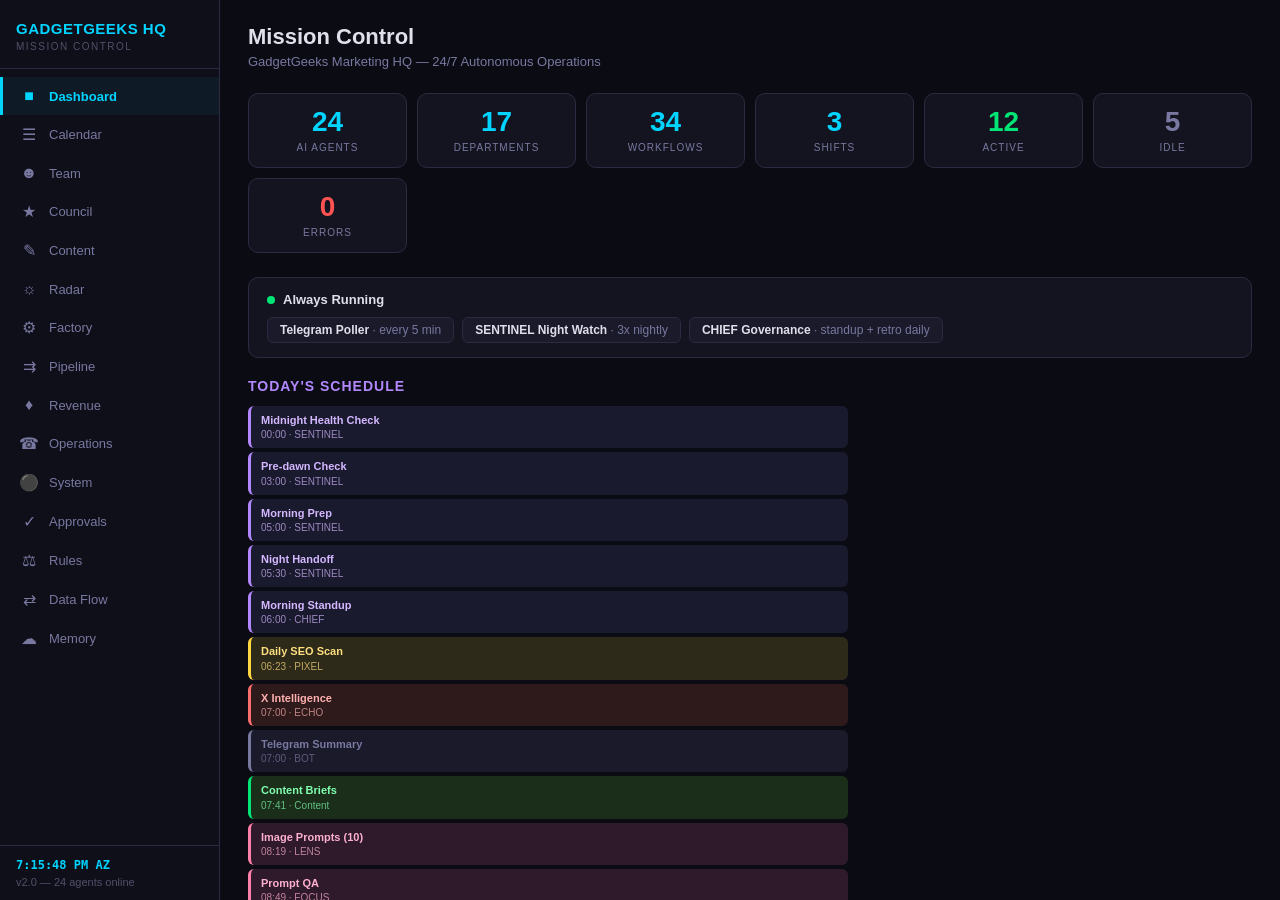
<file: docs/dashboard.html>
<!DOCTYPE html>
<html lang="en">
<head>
<meta charset="UTF-8">
<meta name="viewport" content="width=device-width, initial-scale=1.0">
<title>GadgetGeeks HQ — Mission Control</title>
<style>
  :root {
    --bg: #0b0b14;
    --sidebar: #0f0f1a;
    --surface: #141420;
    --surface2: #1a1a2a;
    --surface3: #22223a;
    --border: #2a2a40;
    --text: #e0e0ec;
    --text-dim: #7878a0;
    --text-muted: #50506a;
    --accent: #00d4ff;
    --green: #00e676;
    --red: #ff5252;
    --orange: #ffab40;
    --purple: #b388ff;
    --yellow: #ffd740;
    --pink: #ff80ab;
    --teal: #64ffda;
    --coral: #ff6e6e;
    --blue: #448aff;
    --sidebar-w: 220px;
  }
  * { margin: 0; padding: 0; box-sizing: border-box; }
  body {
    font-family: -apple-system, BlinkMacSystemFont, 'SF Pro Text', 'Inter', 'Segoe UI', sans-serif;
    background: var(--bg);
    color: var(--text);
    display: flex;
    height: 100vh;
    overflow: hidden;
  }

  /* ===== LEFT SIDEBAR ===== */
  .sidebar {
    width: var(--sidebar-w);
    background: var(--sidebar);
    border-right: 1px solid var(--border);
    display: flex;
    flex-direction: column;
    flex-shrink: 0;
    overflow-y: auto;
  }
  .sidebar-brand {
    padding: 20px 16px 16px;
    border-bottom: 1px solid var(--border);
  }
  .sidebar-brand h1 {
    font-size: 15px;
    font-weight: 700;
    color: var(--accent);
    letter-spacing: 0.5px;
  }
  .sidebar-brand .tagline {
    font-size: 10px;
    color: var(--text-muted);
    text-transform: uppercase;
    letter-spacing: 1.5px;
    margin-top: 4px;
  }
  .sidebar nav { padding: 8px 0; flex: 1; }
  .sidebar nav button {
    display: flex;
    align-items: center;
    gap: 10px;
    width: 100%;
    padding: 10px 16px;
    background: none;
    border: none;
    color: var(--text-dim);
    font-family: inherit;
    font-size: 13px;
    font-weight: 500;
    cursor: pointer;
    text-align: left;
    transition: all 0.12s;
    border-left: 3px solid transparent;
  }
  .sidebar nav button:hover {
    color: var(--text);
    background: rgba(255,255,255,0.03);
  }
  .sidebar nav button.active {
    color: var(--accent);
    background: rgba(0,212,255,0.06);
    border-left-color: var(--accent);
    font-weight: 600;
  }
  .sidebar nav button .icon {
    font-size: 16px;
    width: 20px;
    text-align: center;
  }
  .sidebar-footer {
    padding: 12px 16px;
    border-top: 1px solid var(--border);
    font-size: 11px;
    color: var(--text-muted);
  }
  .sidebar-footer .clock {
    color: var(--accent);
    font-weight: 600;
    font-size: 12px;
    font-family: 'SF Mono', 'Fira Code', monospace;
  }

  /* ===== MAIN CONTENT ===== */
  .main {
    flex: 1;
    overflow-y: auto;
    padding: 24px 28px;
    scroll-behavior: smooth;
  }
  .page { display: none; }
  .page.active { display: block; }
  .page-title {
    font-size: 22px;
    font-weight: 700;
    margin-bottom: 4px;
  }
  .page-sub {
    font-size: 13px;
    color: var(--text-dim);
    margin-bottom: 24px;
  }

  /* ===== STATS ROW ===== */
  .stats {
    display: grid;
    grid-template-columns: repeat(auto-fit, minmax(140px, 1fr));
    gap: 10px;
    margin-bottom: 24px;
  }
  .stat {
    background: var(--surface);
    border: 1px solid var(--border);
    border-radius: 10px;
    padding: 14px 16px;
    text-align: center;
  }
  .stat-n {
    font-size: 28px;
    font-weight: 800;
    color: var(--accent);
    line-height: 1;
  }
  .stat-l {
    font-size: 10px;
    color: var(--text-dim);
    text-transform: uppercase;
    letter-spacing: 1px;
    margin-top: 6px;
  }

  /* ===== ALWAYS RUNNING BAR ===== */
  .always-running {
    background: var(--surface);
    border: 1px solid var(--border);
    border-radius: 10px;
    padding: 14px 18px;
    margin-bottom: 20px;
  }
  .always-running-header {
    display: flex;
    align-items: center;
    gap: 8px;
    margin-bottom: 10px;
    font-size: 13px;
    font-weight: 600;
    color: var(--text);
  }
  .always-running-header .pulse {
    width: 8px; height: 8px;
    border-radius: 50%;
    background: var(--green);
    animation: pulse 2s infinite;
  }
  @keyframes pulse {
    0%, 100% { opacity: 1; box-shadow: 0 0 0 0 rgba(0,230,118,0.4); }
    50% { opacity: 0.8; box-shadow: 0 0 0 6px rgba(0,230,118,0); }
  }
  .always-running-tags {
    display: flex;
    gap: 8px;
    flex-wrap: wrap;
  }
  .ar-tag {
    background: var(--surface2);
    border: 1px solid var(--border);
    padding: 5px 12px;
    border-radius: 6px;
    font-size: 12px;
    color: var(--text-dim);
  }
  .ar-tag strong { color: var(--text); }

  /* ===== CALENDAR GRID ===== */
  .cal-grid {
    display: grid;
    grid-template-columns: repeat(7, 1fr);
    gap: 6px;
    margin-bottom: 24px;
  }
  .cal-day-header {
    font-size: 12px;
    font-weight: 700;
    color: var(--text-dim);
    text-transform: uppercase;
    letter-spacing: 1px;
    padding: 8px 8px 6px;
    text-align: center;
  }
  .cal-day-header.today-h { color: var(--accent); }
  .cal-col {
    display: flex;
    flex-direction: column;
    gap: 4px;
    min-height: 400px;
  }

  /* Calendar task cards */
  .cal-card {
    border-radius: 6px;
    padding: 7px 10px;
    font-size: 11px;
    cursor: pointer;
    transition: all 0.12s;
    border-left: 3px solid transparent;
    line-height: 1.3;
  }
  .cal-card:hover {
    transform: translateY(-1px);
    box-shadow: 0 4px 12px rgba(0,0,0,0.3);
    filter: brightness(1.15);
  }
  .cal-card .card-name {
    font-weight: 600;
    white-space: nowrap;
    overflow: hidden;
    text-overflow: ellipsis;
  }
  .cal-card .card-time {
    font-size: 10px;
    opacity: 0.7;
    margin-top: 1px;
  }

  /* Card color themes */
  .cal-card.c-governance { background: #1a1a2e; border-left-color: var(--purple); color: #d4b8ff; }
  .cal-card.c-content { background: #1a2e1a; border-left-color: var(--green); color: #80ffb0; }
  .cal-card.c-visual { background: #2e1a2a; border-left-color: var(--pink); color: #ffb0d0; }
  .cal-card.c-seo { background: #2e2a1a; border-left-color: var(--yellow); color: #ffe080; }
  .cal-card.c-social { background: #1a2a2e; border-left-color: var(--teal); color: #80ffd0; }
  .cal-card.c-intel { background: #2e1a1a; border-left-color: var(--coral); color: #ffb0b0; }
  .cal-card.c-email { background: #1a1a2e; border-left-color: var(--blue); color: #90b8ff; }
  .cal-card.c-revenue { background: #2a2e1a; border-left-color: var(--orange); color: #ffd080; }
  .cal-card.c-ops { background: #1a2e2e; border-left-color: var(--accent); color: #80e8ff; }
  .cal-card.c-system { background: var(--surface2); border-left-color: var(--text-dim); color: var(--text-dim); }
  .cal-card.c-recurring { background: var(--surface); border-left-color: var(--text-muted); color: var(--text-dim); font-style: italic; }

  /* ===== NEXT UP ===== */
  .next-up {
    background: var(--surface);
    border: 1px solid var(--border);
    border-radius: 10px;
    padding: 14px 18px;
  }
  .next-up-title {
    display: flex;
    align-items: center;
    gap: 8px;
    font-size: 13px;
    font-weight: 600;
    margin-bottom: 10px;
    color: var(--text);
  }
  .next-item {
    display: flex;
    justify-content: space-between;
    align-items: center;
    padding: 8px 0;
    border-bottom: 1px solid var(--border);
    font-size: 13px;
  }
  .next-item:last-child { border-bottom: none; }
  .next-item .ni-name { color: var(--text); }
  .next-item .ni-agent { color: var(--yellow); font-size: 11px; }
  .next-item .ni-countdown {
    font-family: 'SF Mono', 'Fira Code', monospace;
    font-size: 12px;
    color: var(--accent);
    white-space: nowrap;
  }

  /* ===== DETAIL MODAL ===== */
  .modal-overlay {
    display: none;
    position: fixed;
    inset: 0;
    background: rgba(0,0,0,0.7);
    z-index: 1000;
    justify-content: center;
    align-items: center;
  }
  .modal-overlay.open { display: flex; }
  .modal {
    background: var(--surface);
    border: 1px solid var(--border);
    border-radius: 12px;
    width: 560px;
    max-height: 80vh;
    overflow-y: auto;
    padding: 0;
  }
  .modal-header {
    padding: 18px 22px;
    border-bottom: 1px solid var(--border);
    display: flex;
    justify-content: space-between;
    align-items: center;
  }
  .modal-header h3 { font-size: 16px; }
  .modal-close {
    background: none;
    border: none;
    color: var(--text-dim);
    font-size: 20px;
    cursor: pointer;
    padding: 4px 8px;
    border-radius: 4px;
  }
  .modal-close:hover { background: var(--surface2); color: var(--text); }
  .modal-body { padding: 18px 22px; }
  .modal-row {
    display: flex;
    gap: 12px;
    padding: 8px 0;
    border-bottom: 1px solid rgba(255,255,255,0.04);
    font-size: 13px;
  }
  .modal-row:last-child { border-bottom: none; }
  .modal-label {
    color: var(--text-dim);
    width: 100px;
    flex-shrink: 0;
    font-size: 11px;
    text-transform: uppercase;
    letter-spacing: 0.5px;
    padding-top: 2px;
  }
  .modal-value { color: var(--text); line-height: 1.5; }

  /* ===== TABLES (for non-calendar pages) ===== */
  table {
    width: 100%;
    border-collapse: collapse;
    font-size: 13px;
    margin-bottom: 20px;
  }
  thead th {
    background: var(--surface2);
    color: var(--accent);
    padding: 10px 12px;
    text-align: left;
    font-size: 10px;
    text-transform: uppercase;
    letter-spacing: 1px;
    border-bottom: 1px solid var(--border);
  }
  tbody td {
    padding: 10px 12px;
    border-bottom: 1px solid var(--border);
  }
  tbody tr:hover { background: var(--surface); }
  .codename { font-weight: 700; color: var(--yellow); }
  .tag {
    display: inline-block;
    padding: 2px 7px;
    border-radius: 4px;
    font-size: 10px;
    font-weight: 600;
  }
  .tag-sonnet { background: #102030; color: var(--accent); }
  .tag-opus { background: #201030; color: var(--purple); }
  .tag-gemini { background: #103020; color: var(--green); }
  .tag-ok { background: #103020; color: var(--green); }
  .tag-idle { background: var(--surface2); color: var(--text-dim); }
  .tag-error { background: #301010; color: var(--red); }
  .dot { display: inline-block; width: 7px; height: 7px; border-radius: 50%; margin-right: 6px; }
  .dot-ok { background: var(--green); }
  .dot-idle { background: var(--text-muted); }

  /* ===== ORG CHART ===== */
  .org-box {
    background: var(--surface);
    border: 1px solid var(--border);
    border-radius: 10px;
    padding: 20px;
    font-family: 'SF Mono', 'Fira Code', monospace;
    font-size: 12px;
    line-height: 1.6;
    overflow-x: auto;
    white-space: pre;
    color: var(--text-dim);
    margin-bottom: 20px;
  }
  .org-box .h { color: var(--accent); font-weight: 700; }
  .org-box .g { color: var(--yellow); font-weight: 700; }

  /* ===== FLOW ===== */
  .flow {
    background: var(--surface);
    border: 1px solid var(--border);
    border-radius: 10px;
    padding: 20px;
    font-family: 'SF Mono', 'Fira Code', monospace;
    font-size: 12px;
    line-height: 1.8;
    overflow-x: auto;
    white-space: pre;
    margin-bottom: 20px;
  }
  .flow .a { color: var(--yellow); font-weight: 600; }
  .flow .b { color: var(--accent); }
  .flow .g { color: var(--green); font-weight: 700; }

  /* ===== SECTION HEADERS ===== */
  h2 {
    font-size: 14px;
    color: var(--purple);
    text-transform: uppercase;
    letter-spacing: 1px;
    margin: 24px 0 12px;
  }
  h2:first-of-type { margin-top: 0; }

  /* Shift section in tables */
  .shift-tag {
    display: inline-block;
    padding: 2px 8px;
    border-radius: 4px;
    font-size: 9px;
    font-weight: 700;
    text-transform: uppercase;
    letter-spacing: 0.5px;
  }
  .shift-m { background: #1a2a10; color: #a0d840; }
  .shift-a { background: #2a1a10; color: var(--orange); }
  .shift-n { background: #10102a; color: #8080ff; }

  /* Rules cards */
  .rule-card {
    background: var(--surface);
    border: 1px solid var(--border);
    border-radius: 10px;
    padding: 16px 18px;
    margin-bottom: 10px;
  }
  .rule-card h4 {
    font-size: 13px;
    color: var(--text);
    margin-bottom: 6px;
  }
  .rule-card p {
    font-size: 12px;
    color: var(--text-dim);
    line-height: 1.6;
  }
  .rule-num {
    display: inline-block;
    background: var(--accent);
    color: var(--bg);
    width: 22px;
    height: 22px;
    border-radius: 50%;
    text-align: center;
    line-height: 22px;
    font-size: 11px;
    font-weight: 700;
    margin-right: 8px;
  }

  /* Legend for calendar */
  .legend {
    display: flex;
    flex-wrap: wrap;
    gap: 10px;
    margin-bottom: 16px;
  }
  .legend-item {
    display: flex;
    align-items: center;
    gap: 6px;
    font-size: 11px;
    color: var(--text-dim);
  }
  .legend-dot {
    width: 10px;
    height: 10px;
    border-radius: 3px;
  }
</style>
</head>
<body>

<!-- ===== SIDEBAR ===== -->
<div class="sidebar">
  <div class="sidebar-brand">
    <h1>GADGETGEEKS HQ</h1>
    <div class="tagline">Mission Control</div>
  </div>
  <nav>
    <button class="active" onclick="nav('dashboard')"><span class="icon">&#9632;</span> Dashboard</button>
    <button onclick="nav('calendar')"><span class="icon">&#9776;</span> Calendar</button>
    <button onclick="nav('team')"><span class="icon">&#9787;</span> Team</button>
    <button onclick="nav('council')"><span class="icon">&#9733;</span> Council</button>
    <button onclick="nav('content')"><span class="icon">&#9998;</span> Content</button>
    <button onclick="nav('intel')"><span class="icon">&#9788;</span> Radar</button>
    <button onclick="nav('visual')"><span class="icon">&#9881;</span> Factory</button>
    <button onclick="nav('pipeline')"><span class="icon">&#8649;</span> Pipeline</button>
    <button onclick="nav('revenue')"><span class="icon">&#9830;</span> Revenue</button>
    <button onclick="nav('ops')"><span class="icon">&#9742;</span> Operations</button>
    <button onclick="nav('status')"><span class="icon">&#9899;</span> System</button>
    <button onclick="nav('approvals')"><span class="icon">&#10003;</span> Approvals</button>
    <button onclick="nav('rules')"><span class="icon">&#9878;</span> Rules</button>
    <button onclick="nav('flow')"><span class="icon">&#8644;</span> Data Flow</button>
    <button onclick="nav('memory')"><span class="icon">&#9729;</span> Memory</button>
  </nav>
  <div class="sidebar-footer">
    <div class="clock" id="sidebarClock">--:-- AZ</div>
    <div style="margin-top:4px;">v2.0 — 24 agents online</div>
  </div>
</div>

<!-- ===== MAIN ===== -->
<div class="main">

<!-- ============================================================ -->
<!-- DASHBOARD -->
<!-- ============================================================ -->
<div class="page active" id="p-dashboard">
  <div class="page-title">Mission Control</div>
  <div class="page-sub">GadgetGeeks Marketing HQ — 24/7 Autonomous Operations</div>

  <div class="stats">
    <div class="stat"><div class="stat-n">24</div><div class="stat-l">AI Agents</div></div>
    <div class="stat"><div class="stat-n">17</div><div class="stat-l">Departments</div></div>
    <div class="stat"><div class="stat-n">34</div><div class="stat-l">Workflows</div></div>
    <div class="stat"><div class="stat-n">3</div><div class="stat-l">Shifts</div></div>
    <div class="stat"><div class="stat-n" style="color:var(--green)">12</div><div class="stat-l">Active</div></div>
    <div class="stat"><div class="stat-n" style="color:var(--text-dim)">5</div><div class="stat-l">Idle</div></div>
    <div class="stat"><div class="stat-n" style="color:var(--red)">0</div><div class="stat-l">Errors</div></div>
  </div>

  <div class="always-running">
    <div class="always-running-header"><div class="pulse"></div> Always Running</div>
    <div class="always-running-tags">
      <div class="ar-tag"><strong>Telegram Poller</strong> &middot; every 5 min</div>
      <div class="ar-tag"><strong>SENTINEL Night Watch</strong> &middot; 3x nightly</div>
      <div class="ar-tag"><strong>CHIEF Governance</strong> &middot; standup + retro daily</div>
    </div>
  </div>

  <h2>Today's Schedule</h2>
  <div id="dashboardToday"></div>

  <h2 style="margin-top:24px">Next Up</h2>
  <div class="next-up" id="nextUpDash"></div>

  <h2>Org Structure</h2>
  <div class="org-box"><span class="h">                        YOU (BOSS)</span>
                           |
              +------------+------------+
              |                         |
       <span class="g">CHIEF</span> (CoS)              <span class="g">SENTINEL</span> (Night Ops)
    Morning + Board               Night Watch
              |
   +----------+----------+
   |          |          |
VP CONTENT  VP GROWTH  VP OPS
   |          |          |
 <span class="g">SCRIBE</span>     <span class="g">PIXEL</span>     <span class="g">XAVIER</span>
 <span class="g">QUILL</span>      <span class="g">SCOUT</span>      <span class="g">GM</span>
 <span class="g">PRESS</span>      <span class="g">ECHO</span>
 Content    <span class="g">VIBE</span>
            <span class="g">BEACON</span>
 <span class="g">LENS</span>       <span class="g">OPTIMIZER</span>
 <span class="g">FOCUS</span>
 <span class="g">CANVAS</span></div>
</div>

<!-- ============================================================ -->
<!-- CALENDAR -->
<!-- ============================================================ -->
<div class="page" id="p-calendar">
  <div class="page-title">Calendar</div>
  <div class="page-sub">Every scheduled task — click any card for details</div>

  <div class="always-running">
    <div class="always-running-header"><div class="pulse"></div> Always Running</div>
    <div class="always-running-tags">
      <div class="ar-tag"><strong>Telegram Poller</strong> &middot; every 5 min</div>
      <div class="ar-tag"><strong>SENTINEL</strong> &middot; 3x nightly health checks</div>
      <div class="ar-tag"><strong>CHIEF Governance</strong> &middot; daily standup + retro</div>
    </div>
  </div>

  <div class="legend">
    <div class="legend-item"><div class="legend-dot" style="background:var(--purple)"></div> Governance</div>
    <div class="legend-item"><div class="legend-dot" style="background:var(--green)"></div> Content</div>
    <div class="legend-item"><div class="legend-dot" style="background:var(--pink)"></div> Visual</div>
    <div class="legend-item"><div class="legend-dot" style="background:var(--yellow)"></div> SEO</div>
    <div class="legend-item"><div class="legend-dot" style="background:var(--teal)"></div> Social</div>
    <div class="legend-item"><div class="legend-dot" style="background:var(--coral)"></div> Intel</div>
    <div class="legend-item"><div class="legend-dot" style="background:var(--blue)"></div> Email</div>
    <div class="legend-item"><div class="legend-dot" style="background:var(--orange)"></div> Revenue</div>
    <div class="legend-item"><div class="legend-dot" style="background:var(--accent)"></div> Operations</div>
  </div>

  <div class="cal-grid" id="calGrid"></div>

  <div class="next-up" id="nextUpCal">
    <div class="next-up-title">&#128197; Next Up</div>
  </div>
</div>

<!-- ============================================================ -->
<!-- TEAM -->
<!-- ============================================================ -->
<div class="page" id="p-team">
  <div class="page-title">Team Roster</div>
  <div class="page-sub">24 agents — every codename, model, schedule, responsibilities</div>

  <h2>Governance</h2>
  <table>
    <thead><tr><th>#</th><th>Codename</th><th>Role</th><th>Model</th><th>Schedule</th><th>Shift</th><th>Responsibilities</th></tr></thead>
    <tbody>
      <tr><td>1</td><td><span class="codename">CHIEF</span></td><td>Chief of Staff</td><td><span class="tag tag-sonnet">Sonnet</span> / <span class="tag tag-opus">Opus</span></td><td>06:00, 20:00 daily / Mon 06:30</td><td><span class="shift-tag shift-m">Morning</span></td><td>Standups, retros, board meetings. Reads all dept states. Compiles org-wide briefings. Sends Telegram summaries.</td></tr>
      <tr><td>2</td><td><span class="codename">SENTINEL</span></td><td>Night Operations</td><td><span class="tag tag-sonnet">Sonnet</span></td><td>00:00, 03:00, 05:00, 05:30</td><td><span class="shift-tag shift-n">Night</span></td><td>3 nightly health checks. Store uptime, API health, workflow failures. Pre-dawn data collection. Morning handoff.</td></tr>
    </tbody>
  </table>

  <h2>Content & Copy</h2>
  <table>
    <thead><tr><th>#</th><th>Codename</th><th>Role</th><th>Model</th><th>Schedule</th><th>Shift</th><th>Responsibilities</th></tr></thead>
    <tbody>
      <tr><td>3</td><td><span class="codename">SCRIBE</span></td><td>Blog Writer</td><td><span class="tag tag-sonnet">Sonnet</span></td><td>Daily 12:00</td><td><span class="shift-tag shift-m">Morning</span></td><td>Writes 1 blog/day (1,200-2,000 words). Reads standup + SEO brief + intel.</td></tr>
      <tr><td>4</td><td><span class="codename">QUILL</span></td><td>Blog QA</td><td><span class="tag tag-sonnet">Sonnet</span></td><td>Daily 13:00</td><td><span class="shift-tag shift-m">Morning</span></td><td>25-check anti-AI copy audit. Rates: EXCELLENT / GOOD / NEEDS WORK.</td></tr>
      <tr><td>5</td><td><span class="codename">PRESS</span></td><td>Blog Publisher</td><td><span class="tag tag-sonnet">Sonnet</span></td><td>Daily 14:30</td><td><span class="shift-tag shift-a">Afternoon</span></td><td>Packages qa_approved blogs for boss approval. Publishes after approval.</td></tr>
      <tr><td>6</td><td>—</td><td>Content Agent</td><td><span class="tag tag-sonnet">Sonnet</span></td><td>Daily 07:41</td><td><span class="shift-tag shift-m">Morning</span></td><td>Daily content briefs from SEO opportunities + intel signals.</td></tr>
      <tr><td>7</td><td>—</td><td>Copy QA</td><td><span class="tag tag-sonnet">Sonnet</span></td><td>On-demand</td><td>—</td><td>Master copy auditor. Deep qualitative review.</td></tr>
      <tr><td>8</td><td>—</td><td>Shopify E-Commerce</td><td><span class="tag tag-sonnet">Sonnet</span></td><td>On-demand</td><td>—</td><td>Catalog optimization, product descriptions, metafields.</td></tr>
    </tbody>
  </table>

  <h2>Visual & Design</h2>
  <table>
    <thead><tr><th>#</th><th>Codename</th><th>Role</th><th>Model</th><th>Schedule</th><th>Shift</th><th>Responsibilities</th></tr></thead>
    <tbody>
      <tr><td>9</td><td><span class="codename">LENS</span></td><td>Image Prompting</td><td><span class="tag tag-sonnet">Sonnet</span></td><td>Daily 08:19</td><td><span class="shift-tag shift-m">Morning</span></td><td>10 photorealistic AI image prompts per day.</td></tr>
      <tr><td>10</td><td><span class="codename">FOCUS</span></td><td>Prompt QA</td><td><span class="tag tag-sonnet">Sonnet</span></td><td>Daily 08:49</td><td><span class="shift-tag shift-m">Morning</span></td><td>17-check quality audit on prompts from LENS.</td></tr>
      <tr><td>11</td><td><span class="codename">CANVAS</span></td><td>Canva Designer</td><td><span class="tag tag-sonnet">Sonnet</span></td><td>Daily 09:25</td><td><span class="shift-tag shift-m">Morning</span></td><td>10 branded social media designs from generated images.</td></tr>
      <tr><td>12</td><td>—</td><td>Image Generator</td><td><span class="tag tag-gemini">Gemini</span></td><td>Daily 08:55</td><td><span class="shift-tag shift-m">Morning</span></td><td>Generates images from approved prompts via Imagen 4.</td></tr>
    </tbody>
  </table>

  <h2>Growth & Marketing</h2>
  <table>
    <thead><tr><th>#</th><th>Codename</th><th>Role</th><th>Model</th><th>Schedule</th><th>Shift</th><th>Responsibilities</th></tr></thead>
    <tbody>
      <tr><td>13</td><td><span class="codename">PIXEL</span></td><td>SEO Daily</td><td><span class="tag tag-sonnet">Sonnet</span></td><td>Daily 06:23</td><td><span class="shift-tag shift-m">Morning</span></td><td>Daily keyword scan + SEO recommendation.</td></tr>
      <tr><td>14</td><td><span class="codename">PIXEL</span></td><td>SEO Weekly</td><td><span class="tag tag-sonnet">Sonnet</span></td><td>Mon 05:17</td><td><span class="shift-tag shift-m">Morning</span></td><td>Deep audit: content gaps, competitor SERPs.</td></tr>
      <tr><td>15</td><td><span class="codename">VIBE</span></td><td>Social Morning</td><td><span class="tag tag-sonnet">Sonnet</span></td><td>Daily 09:45</td><td><span class="shift-tag shift-m">Morning</span></td><td>Creates and posts 1-2 daily social posts via Postiz.</td></tr>
      <tr><td>16</td><td><span class="codename">VIBE</span></td><td>Social Afternoon</td><td><span class="tag tag-sonnet">Sonnet</span></td><td>Daily 16:37</td><td><span class="shift-tag shift-a">Afternoon</span></td><td>Engagement monitoring, performance tracking.</td></tr>
      <tr><td>17</td><td><span class="codename">SCOUT</span></td><td>Market Intel</td><td><span class="tag tag-sonnet">Sonnet</span></td><td>Mon/Thu 10:47</td><td><span class="shift-tag shift-m">Morning</span></td><td>Competitor analysis, trends, customer language mining.</td></tr>
      <tr><td>18</td><td><span class="codename">ECHO</span></td><td>X Intelligence</td><td><span class="tag tag-sonnet">Sonnet</span></td><td>Daily 07:00</td><td><span class="shift-tag shift-m">Morning</span></td><td>Twitter/X monitoring. Market signals, sentiment.</td></tr>
    </tbody>
  </table>

  <h2>Revenue</h2>
  <table>
    <thead><tr><th>#</th><th>Codename</th><th>Role</th><th>Model</th><th>Schedule</th><th>Shift</th><th>Responsibilities</th></tr></thead>
    <tbody>
      <tr><td>19</td><td><span class="codename">BEACON</span></td><td>Email Marketing</td><td><span class="tag tag-sonnet">Sonnet</span></td><td>Tue/Thu 08:53</td><td><span class="shift-tag shift-m">Morning</span></td><td>Email campaigns 2x/week. Segments, A/B, subject lines.</td></tr>
      <tr><td>20</td><td><span class="codename">OPTIMIZER</span></td><td>CRO</td><td><span class="tag tag-sonnet">Sonnet</span></td><td>Wed 11:29</td><td><span class="shift-tag shift-m">Morning</span></td><td>Conversion analysis, A/B reviews, experiments.</td></tr>
    </tbody>
  </table>

  <h2>Operations</h2>
  <table>
    <thead><tr><th>#</th><th>Codename</th><th>Role</th><th>Model</th><th>Schedule</th><th>Shift</th><th>Responsibilities</th></tr></thead>
    <tbody>
      <tr><td>21</td><td><span class="codename">XAVIER</span></td><td>Dialer (Lists)</td><td><span class="tag tag-sonnet">Sonnet</span></td><td>Weekdays 14:15</td><td><span class="shift-tag shift-a">Afternoon</span></td><td>Scans Shopify for abandoned carts, win-back, review requests.</td></tr>
      <tr><td>22</td><td><span class="codename">XAVIER</span></td><td>Dialer (Calls)</td><td><span class="tag tag-sonnet">Sonnet</span></td><td>Weekdays 15:45</td><td><span class="shift-tag shift-a">Afternoon</span></td><td>Executes approved calls via Vapi.ai. +1 (925) 332-3098.</td></tr>
    </tbody>
  </table>

  <h2>General Management</h2>
  <table>
    <thead><tr><th>#</th><th>Codename</th><th>Role</th><th>Model</th><th>Schedule</th><th>Shift</th><th>Responsibilities</th></tr></thead>
    <tbody>
      <tr><td>23</td><td><span class="codename">GM</span></td><td>Queue Processing</td><td><span class="tag tag-sonnet">Sonnet</span></td><td>Daily 18:51</td><td><span class="shift-tag shift-a">Afternoon</span></td><td>Processes queue. Flags overdue items. End-of-day wrap.</td></tr>
      <tr><td>24</td><td><span class="codename">GM</span></td><td>Weekly Report</td><td><span class="tag tag-opus">Opus</span></td><td>Fri 07:03</td><td><span class="shift-tag shift-m">Morning</span></td><td>Org-wide KPIs, budget, strategic recommendations.</td></tr>
    </tbody>
  </table>
</div>

<!-- ============================================================ -->
<!-- COUNCIL -->
<!-- ============================================================ -->
<div class="page" id="p-council">
  <div class="page-title">Council</div>
  <div class="page-sub">Executive governance — CHIEF, SENTINEL, Boss briefings, board meetings</div>

  <h2>Governance Cadence</h2>
  <table>
    <thead><tr><th>Meeting</th><th>When</th><th>Led By</th><th>Model</th><th>Purpose</th></tr></thead>
    <tbody>
      <tr><td>Night Handoff</td><td>Daily 10:30 PM AZ</td><td><span class="codename">SENTINEL</span></td><td><span class="tag tag-sonnet">Sonnet</span></td><td>Overnight incidents, pending items, API status, what needs morning attention.</td></tr>
      <tr><td>Morning Standup</td><td>Daily 11:00 PM AZ</td><td><span class="codename">CHIEF</span></td><td><span class="tag tag-sonnet">Sonnet</span></td><td>Reads ALL dept states + night handoff. Compiles what each dept did yesterday, what's planned today, blockers. Sends Telegram briefing to boss.</td></tr>
      <tr><td>Weekly Board</td><td>Monday 11:30 PM AZ</td><td><span class="codename">CHIEF</span></td><td><span class="tag tag-opus">Opus</span></td><td>Full org strategic review. KPIs, what worked, what didn't, priorities for the week. Uses Opus for deeper analysis.</td></tr>
      <tr><td>Weekly Report</td><td>Friday 12:03 AM AZ</td><td><span class="codename">GM</span></td><td><span class="tag tag-opus">Opus</span></td><td>Org-wide performance report. Budget tracking, strategic recommendations. Week in review.</td></tr>
      <tr><td>Evening Retro</td><td>Daily 1:00 PM AZ</td><td><span class="codename">CHIEF</span></td><td><span class="tag tag-sonnet">Sonnet</span></td><td>Compiles day results: what shipped, what's in progress, what failed. Writes night handoff notes. Telegram summary.</td></tr>
    </tbody>
  </table>

  <h2>Boss Briefing Flow</h2>
  <div class="flow"><span class="a">SENTINEL</span> (05:30) writes overnight handoff
     |
     v
<span class="a">CHIEF</span> (06:00) reads ALL states + handoff → compiles standup
     |
     v
<span class="b">TELEGRAM</span> → Boss gets morning briefing
     |
     ... departments run their schedules ...
     |
     v
<span class="a">CHIEF</span> (20:00) compiles retro → what shipped, what failed
     |
     v
<span class="b">TELEGRAM</span> → Boss gets evening summary
     |
     v
<span class="a">SENTINEL</span> (00:00) begins overnight monitoring
     |
     v
     ... cycle repeats ...</div>

  <h2>Escalation Chain</h2>
  <div class="rule-card">
    <h4><span class="rule-num">1</span> Auto-Resolve (0-1h)</h4>
    <p>Agent retries, adjusts parameters, tries alternate approach. No human needed.</p>
  </div>
  <div class="rule-card">
    <h4><span class="rule-num">2</span> Department Head (1-4h)</h4>
    <p>Issue escalated to department lead. CHIEF notified. Logged in incident-log.json.</p>
  </div>
  <div class="rule-card">
    <h4><span class="rule-num">3</span> Chief of Staff (4-12h)</h4>
    <p>CHIEF takes ownership. Cross-department coordination. Boss notified via Telegram.</p>
  </div>
  <div class="rule-card">
    <h4><span class="rule-num">4</span> Boss (12h+)</h4>
    <p>Critical issue. Boss intervenes directly. Full post-mortem required.</p>
  </div>
</div>

<!-- ============================================================ -->
<!-- CONTENT -->
<!-- ============================================================ -->
<div class="page" id="p-content">
  <div class="page-title">Content</div>
  <div class="page-sub">Blog pipeline — SCRIBE, QUILL, PRESS, Content Agent</div>

  <h2>Blog Production Pipeline</h2>
  <div class="flow"><span class="a">SCOUT</span> (Intel) → trends, competitors, customer language
   |
   v
<span class="a">PIXEL</span> (SEO) → keywords, opportunities, briefs
   |
   v
<span class="a">Content Agent</span> → generates blog briefs (brief_ready)
   |
   v
<span class="a">SCRIBE</span> → writes 1,200-2,000 word draft
   |
   v
<span class="a">QUILL</span> → 25-check anti-AI copy audit
   |  EXCELLENT → ships
   |  GOOD → ships with warnings
   |  NEEDS WORK → back to SCRIBE
   v
<span class="a">PRESS</span> → queues for boss approval
   |
   v
<span class="b">YOU</span> approve via Telegram → <span class="g">LIVE ON SHOPIFY</span></div>

  <h2>Content Agents</h2>
  <table>
    <thead><tr><th>Agent</th><th>Schedule</th><th>What It Does</th></tr></thead>
    <tbody>
      <tr><td><span class="codename">SCRIBE</span></td><td>Daily 12:00</td><td>Picks next brief_ready topic. Reads standup + SEO + intel. Writes blog with original takes, specific data, no AI patterns.</td></tr>
      <tr><td><span class="codename">QUILL</span></td><td>Daily 13:00</td><td>Runs 25-check scanner: banned words, triple patterns, sentence variance, specificity, human signals. Rates every draft.</td></tr>
      <tr><td><span class="codename">PRESS</span></td><td>Daily 14:30</td><td>Takes qa_approved blogs, creates Shopify article via API, queues for boss approval before going live.</td></tr>
      <tr><td>Content Agent</td><td>Daily 07:41</td><td>Generates briefs from SEO keywords + intel trends. Manages content calendar.</td></tr>
    </tbody>
  </table>
</div>

<!-- ============================================================ -->
<!-- INTEL / RADAR -->
<!-- ============================================================ -->
<div class="page" id="p-intel">
  <div class="page-title">Radar</div>
  <div class="page-sub">Intelligence — SCOUT (market intel) + ECHO (X/Twitter)</div>

  <table>
    <thead><tr><th>Agent</th><th>Schedule</th><th>Sources</th><th>Output</th></tr></thead>
    <tbody>
      <tr><td><span class="codename">SCOUT</span></td><td>Mon/Thu 10:47</td><td>Competitor sites, Amazon reviews, Reddit, Trustpilot, Google Trends</td><td>departments/intel/ — competitors.json, trends.json, customer-language.json</td></tr>
      <tr><td><span class="codename">ECHO</span></td><td>Daily 07:00</td><td>Twitter/X API — keywords, hashtags, competitor mentions</td><td>departments/x-intel/daily-brief.json</td></tr>
    </tbody>
  </table>

  <h2>What They Feed</h2>
  <div class="flow"><span class="a">SCOUT</span> findings → read by SCRIBE (blogs), PIXEL (SEO), Content (briefs)
<span class="a">ECHO</span> daily brief → read by CHIEF (standup), VIBE (social), Content (briefs)</div>
</div>

<!-- ============================================================ -->
<!-- VISUAL / FACTORY -->
<!-- ============================================================ -->
<div class="page" id="p-visual">
  <div class="page-title">Factory</div>
  <div class="page-sub">Visual pipeline — LENS, FOCUS, Gemini, CANVAS</div>

  <div class="flow"><span class="a">LENS</span> (08:19) → 10 photorealistic prompts
   |
   v
<span class="a">FOCUS</span> (08:49) → 17-check QA audit
   |
   v
<span class="a">Gemini Imagen 4</span> (08:55) → generates images → Shopify CDN
   |
   v
<span class="a">CANVAS</span> (09:25) → 10 branded Canva social posts
   |
   v
<span class="a">VIBE</span> (09:45) → posts to all platforms via Postiz</div>

  <h2>Visual Agents</h2>
  <table>
    <thead><tr><th>Agent</th><th>Schedule</th><th>Output</th></tr></thead>
    <tbody>
      <tr><td><span class="codename">LENS</span></td><td>Daily 08:19</td><td>10 image prompts in departments/social/image-prompts.json</td></tr>
      <tr><td><span class="codename">FOCUS</span></td><td>Daily 08:49</td><td>QA ratings on each prompt (approved/needs_revision)</td></tr>
      <tr><td>Gemini</td><td>Daily 08:55</td><td>Generated images uploaded to Shopify CDN</td></tr>
      <tr><td><span class="codename">CANVAS</span></td><td>Daily 09:25</td><td>10 designs in departments/canva/pipeline.json</td></tr>
    </tbody>
  </table>
</div>

<!-- ============================================================ -->
<!-- PIPELINE -->
<!-- ============================================================ -->
<div class="page" id="p-pipeline">
  <div class="page-title">Pipeline</div>
  <div class="page-sub">Full data flow — how every department feeds the next</div>

  <h2>Content Pipeline</h2>
  <div class="flow">SCOUT → intel data → PIXEL → SEO briefs → Content → blog briefs
→ SCRIBE → draft → QUILL → QA → PRESS → <span class="b">approval</span> → <span class="g">LIVE</span></div>

  <h2>Visual Pipeline</h2>
  <div class="flow">ECHO → trends → LENS → prompts → FOCUS → QA
→ Gemini → images → CANVAS → designs → VIBE → <span class="g">POSTED</span></div>

  <h2>Revenue Pipeline</h2>
  <div class="flow">BEACON → email campaign → <span class="b">approval</span> → sent via Resend
XAVIER → call list → <span class="b">approval</span> → calls via Vapi.ai
OPTIMIZER → CRO experiment proposals → <span class="b">queue</span></div>

  <h2>Shared State Files</h2>
  <table>
    <thead><tr><th>File</th><th>Written By</th><th>Read By</th><th>Purpose</th></tr></thead>
    <tbody>
      <tr><td>state/daily-standup.json</td><td>CHIEF</td><td>All agents</td><td>Org-wide context for the day</td></tr>
      <tr><td>state/daily-retro.json</td><td>CHIEF</td><td>SENTINEL, GM</td><td>Day results + night handoff</td></tr>
      <tr><td>state/shift-handoff.json</td><td>SENTINEL/CHIEF</td><td>Incoming shift lead</td><td>Shift transition notes</td></tr>
      <tr><td>state/queue.json</td><td>All agents</td><td>GM, Boss</td><td>Approval queue</td></tr>
      <tr><td>state/master.json</td><td>Engine</td><td>CHIEF, all</td><td>Department run status</td></tr>
      <tr><td>state/incident-log.json</td><td>Any agent</td><td>CHIEF, SENTINEL</td><td>Post-mortems + error learning</td></tr>
    </tbody>
  </table>
</div>

<!-- ============================================================ -->
<!-- REVENUE -->
<!-- ============================================================ -->
<div class="page" id="p-revenue">
  <div class="page-title">Revenue</div>
  <div class="page-sub">BEACON (email) + OPTIMIZER (CRO) + XAVIER (dialer)</div>

  <table>
    <thead><tr><th>Agent</th><th>Schedule</th><th>Channel</th><th>What It Does</th></tr></thead>
    <tbody>
      <tr><td><span class="codename">BEACON</span></td><td>Tue/Thu 08:53</td><td>Email (Resend)</td><td>Designs campaigns, segment targeting, A/B tests, subject line optimization. All queued for approval.</td></tr>
      <tr><td><span class="codename">OPTIMIZER</span></td><td>Wed 11:29</td><td>CRO</td><td>Weekly conversion analysis, A/B test reviews, product page experiments.</td></tr>
      <tr><td><span class="codename">XAVIER</span></td><td>Weekdays 14:15</td><td>Phone (Vapi.ai)</td><td>Builds call lists: abandoned cart, win-back, review request, B2B outreach.</td></tr>
      <tr><td><span class="codename">XAVIER</span></td><td>Weekdays 15:45</td><td>Phone (Vapi.ai)</td><td>Executes approved calls. +1 (925) 332-3098.</td></tr>
    </tbody>
  </table>
</div>

<!-- ============================================================ -->
<!-- OPERATIONS -->
<!-- ============================================================ -->
<div class="page" id="p-ops">
  <div class="page-title">Operations</div>
  <div class="page-sub">XAVIER dialer + GM queue/reports</div>

  <h2>Dialer System (XAVIER)</h2>
  <table>
    <thead><tr><th>Script</th><th>Trigger</th><th>Purpose</th></tr></thead>
    <tbody>
      <tr><td>abandoned_cart</td><td>Cart abandoned > 1h</td><td>Call to recover abandoned purchase</td></tr>
      <tr><td>review_request</td><td>Order delivered > 7d</td><td>Ask for product review</td></tr>
      <tr><td>winback</td><td>No purchase > 60d</td><td>Re-engage lapsed customers</td></tr>
      <tr><td>b2b_outreach</td><td>Manual trigger</td><td>B2B wholesale prospecting</td></tr>
    </tbody>
  </table>
  <p style="color:var(--text-dim); font-size:12px; margin-top:8px;">All calls require human approval before dialing. Phone: +1 (925) 332-3098 via Vapi.ai</p>

  <h2>General Management</h2>
  <table>
    <thead><tr><th>Agent</th><th>Schedule</th><th>What It Does</th></tr></thead>
    <tbody>
      <tr><td><span class="codename">GM Queue</span></td><td>Daily 18:51</td><td>Processes approval queue, flags overdue items, moves approved to execution.</td></tr>
      <tr><td><span class="codename">GM Report</span></td><td>Fri 07:03</td><td>Weekly org-wide KPIs, budget, strategic recommendations. Runs on Opus.</td></tr>
    </tbody>
  </table>
</div>

<!-- ============================================================ -->
<!-- STATUS / SYSTEM -->
<!-- ============================================================ -->
<div class="page" id="p-status">
  <div class="page-title">System Status</div>
  <div class="page-sub">Live department status — from state/master.json</div>

  <div class="stats">
    <div class="stat"><div class="stat-n" style="color:var(--green)">12</div><div class="stat-l">Active</div></div>
    <div class="stat"><div class="stat-n" style="color:var(--text-dim)">5</div><div class="stat-l">Idle</div></div>
    <div class="stat"><div class="stat-n" style="color:var(--red)">0</div><div class="stat-l">Errors</div></div>
    <div class="stat"><div class="stat-n" style="color:var(--orange)">0</div><div class="stat-l">Incidents</div></div>
  </div>

  <table>
    <thead><tr><th>Status</th><th>Codename</th><th>Department</th><th>Runs</th><th>Last Run</th><th>Model</th></tr></thead>
    <tbody id="statusTable"></tbody>
  </table>

  <h2 style="margin-top:24px">CLI Commands</h2>
  <div class="flow">cd /Users/research/gadgetgeeks-marketing-org

python3 scripts/generate_mission_control.py status     # Live status
python3 scripts/generate_mission_control.py agents     # All agents
python3 scripts/generate_mission_control.py schedule   # Today's schedule

gh run list -R mindfulcrumb/gadgetgeeks-marketing-org --limit 10</div>
</div>

<!-- ============================================================ -->
<!-- APPROVALS -->
<!-- ============================================================ -->
<div class="page" id="p-approvals">
  <div class="page-title">Approvals</div>
  <div class="page-sub">Queue items awaiting boss action — from state/queue.json</div>

  <div class="rule-card">
    <h4>How Approvals Work</h4>
    <p>Every customer-facing action (blog publish, email send, phone call, product copy change) goes through the approval queue. Agents queue items. Boss approves via Telegram (<code>/approve &lt;id&gt;</code>). GM processes the queue daily at 18:51.</p>
  </div>

  <h2>Approval Channels</h2>
  <table>
    <thead><tr><th>Type</th><th>Created By</th><th>Approved Via</th><th>Executed By</th></tr></thead>
    <tbody>
      <tr><td>Blog publish</td><td>PRESS</td><td>Telegram /approve</td><td>PRESS → Shopify API</td></tr>
      <tr><td>Email campaign</td><td>BEACON</td><td>Telegram /approve</td><td>Resend API</td></tr>
      <tr><td>Phone call</td><td>XAVIER</td><td>Telegram /approve</td><td>Vapi.ai</td></tr>
      <tr><td>Product copy</td><td>E-Commerce</td><td>Telegram /approve</td><td>Shopify API</td></tr>
      <tr><td>Social post</td><td>VIBE</td><td>Auto-approved</td><td>Postiz API</td></tr>
    </tbody>
  </table>
</div>

<!-- ============================================================ -->
<!-- RULES -->
<!-- ============================================================ -->
<div class="page" id="p-rules">
  <div class="page-title">Rules & Governance</div>
  <div class="page-sub">How the organization operates — hierarchy, briefings, error learning</div>

  <h2>Organizational Hierarchy</h2>
  <div class="rule-card">
    <h4><span class="rule-num">1</span> Every Agent Has Their Own Space</h4>
    <p>Each agent operates in its own department directory. SCRIBE writes in departments/content/. LENS writes in departments/social/. No agent touches another agent's output files directly. Clean separation of concerns.</p>
  </div>
  <div class="rule-card">
    <h4><span class="rule-num">2</span> The Boss is the Orchestrator</h4>
    <p>The Boss (you) doesn't do the work — you make decisions. Every agent briefs you via Telegram. Standups at 06:00, retros at 20:00, board meetings Monday. You approve, redirect, or override. The org moves based on your decisions.</p>
  </div>
  <div class="rule-card">
    <h4><span class="rule-num">3</span> Meetings Are for Synchronization</h4>
    <p>Morning standup = everyone reports status. Evening retro = what shipped, what failed. Board meeting = strategic direction. These exist so the Boss has full situational awareness and agents stay aligned. No meeting, no coordination.</p>
  </div>
  <div class="rule-card">
    <h4><span class="rule-num">4</span> Chain of Command</h4>
    <p>Boss → CHIEF (Chief of Staff) → VP Content / VP Growth / VP Operations → Department agents. Issues escalate UP the chain. Decisions flow DOWN. CHIEF is the central coordinator who reads all department states and compiles the big picture.</p>
  </div>
  <div class="rule-card">
    <h4><span class="rule-num">5</span> Learn From Every Error</h4>
    <p>Every failure gets logged in state/incident-log.json with a post-mortem. CHIEF reads incidents in every standup. SENTINEL flags overnight failures. The org doesn't repeat mistakes — the incident log IS the institutional memory. If it happened before, there's a record.</p>
  </div>
  <div class="rule-card">
    <h4><span class="rule-num">6</span> Boss Gets Briefed — Always</h4>
    <p>06:00 — Morning standup (what's planned today). 07:00 — Daily Telegram summary. 15:00 — Blog status report. 20:00 — Evening retro (what shipped). Monday — Board meeting (strategy). Friday — Weekly report (KPIs). The Boss is never in the dark.</p>
  </div>
  <div class="rule-card">
    <h4><span class="rule-num">7</span> Nothing Ships Without Quality Gates</h4>
    <p>Blogs pass 25-check QA. Image prompts pass 17-check QA. All customer-facing actions require approval. No agent can push directly to customers. The queue is the chokepoint — everything flows through it.</p>
  </div>
  <div class="rule-card">
    <h4><span class="rule-num">8</span> Shifts Operate Like a Real Business</h4>
    <p>Morning shift = CREATE (content, designs, campaigns). Afternoon shift = SELL (calls, engagement, conversions). Night shift = MONITOR (health checks, incident detection). Every shift has a lead. Handoff notes are mandatory. No dead time.</p>
  </div>
  <div class="rule-card">
    <h4><span class="rule-num">9</span> Scale by Adding Agents, Not Complexity</h4>
    <p>New capability = new agent with its own prompt, schedule, and output directory. Plugs into existing data flow. Doesn't change other agents. The team grows by specialization, not by making existing agents do more.</p>
  </div>
  <div class="rule-card">
    <h4><span class="rule-num">10</span> State is the Single Source of Truth</h4>
    <p>Agents don't talk to each other. They read and write JSON state files. daily-standup.json, queue.json, incident-log.json — these are the shared brain. Every run commits to Git. Full audit trail. If it's not in state, it didn't happen.</p>
  </div>
</div>

<!-- ============================================================ -->
<!-- DATA FLOW -->
<!-- ============================================================ -->
<div class="page" id="p-flow">
  <div class="page-title">Data Flow</div>
  <div class="page-sub">How departments feed into each other</div>

  <h2>Full System Flow</h2>
  <div class="flow"><span class="a">SENTINEL</span> → night-report.json → shift-handoff.json
     ↓
<span class="a">CHIEF</span> → reads ALL states → daily-standup.json → Telegram
     ↓
<span class="a">PIXEL</span> (SEO) → keywords.json, opportunities.json
<span class="a">ECHO</span> (X Intel) → daily-brief.json
<span class="a">SCOUT</span> (Intel) → trends.json, competitors.json, customer-language.json
     ↓
<span class="a">Content Agent</span> → blog briefs from SEO + intel
     ↓
<span class="a">SCRIBE</span> → writes blog draft
     ↓
<span class="a">QUILL</span> → 25-check QA
     ↓
<span class="a">PRESS</span> → queue for approval → <span class="g">LIVE</span>

<span class="a">LENS</span> → 10 prompts → <span class="a">FOCUS</span> QA → Gemini images → <span class="a">CANVAS</span> designs → <span class="a">VIBE</span> posts → <span class="g">LIVE</span>
<span class="a">BEACON</span> → email campaigns → queue → <span class="g">SENT</span>
<span class="a">XAVIER</span> → call lists → queue → <span class="g">CALLED</span>
<span class="a">OPTIMIZER</span> → CRO experiments → queue

<span class="a">VIBE</span> (PM) → engagement tracking
<span class="a">GM</span> → queue processing + weekly report
<span class="a">CHIEF</span> → evening retro → shift-handoff → <span class="a">SENTINEL</span></div>
</div>

<!-- ============================================================ -->
<!-- MEMORY -->
<!-- ============================================================ -->
<div class="page" id="p-memory">
  <div class="page-title">Memory</div>
  <div class="page-sub">Institutional knowledge — incidents, learnings, decisions</div>

  <h2>State Files</h2>
  <table>
    <thead><tr><th>File</th><th>Purpose</th><th>Updated By</th></tr></thead>
    <tbody>
      <tr><td>state/master.json</td><td>Department run status + counts</td><td>Engine (every run)</td></tr>
      <tr><td>state/daily-standup.json</td><td>Morning standup compilation</td><td>CHIEF (06:00)</td></tr>
      <tr><td>state/daily-retro.json</td><td>Evening retro compilation</td><td>CHIEF (20:00)</td></tr>
      <tr><td>state/shift-handoff.json</td><td>Shift transition notes</td><td>SENTINEL/CHIEF</td></tr>
      <tr><td>state/night-report.json</td><td>Overnight health checks</td><td>SENTINEL</td></tr>
      <tr><td>state/queue.json</td><td>Approval queue</td><td>All agents</td></tr>
      <tr><td>state/run-history.json</td><td>Historical runs + token usage</td><td>Engine</td></tr>
      <tr><td>state/incident-log.json</td><td>Post-mortems + error learning</td><td>Any agent</td></tr>
      <tr><td>state/alert-history.json</td><td>API error tracking</td><td>Engine</td></tr>
    </tbody>
  </table>

  <h2>Error Learning Protocol</h2>
  <div class="rule-card">
    <h4>When Something Fails</h4>
    <p>1. Logged immediately in state/incident-log.json with timestamp, department, error, and severity.<br>
    2. SENTINEL detects in next health check (or immediately if during night shift).<br>
    3. CHIEF includes in next standup/retro briefing.<br>
    4. Post-mortem: what happened, why, what prevents recurrence.<br>
    5. All agents read the standup — they learn from every org-wide failure.</p>
  </div>
</div>

</div><!-- /main -->

<!-- ===== DETAIL MODAL ===== -->
<div class="modal-overlay" id="modal" onclick="if(event.target===this)closeModal()">
  <div class="modal">
    <div class="modal-header">
      <h3 id="modalTitle">Task Detail</h3>
      <button class="modal-close" onclick="closeModal()">&times;</button>
    </div>
    <div class="modal-body" id="modalBody"></div>
  </div>
</div>

<script>
// ===== NAVIGATION =====
function nav(page) {
  document.querySelectorAll('.page').forEach(p => p.classList.remove('active'));
  document.querySelectorAll('.sidebar nav button').forEach(b => b.classList.remove('active'));
  document.getElementById('p-' + page).classList.add('active');
  event.target.closest('button').classList.add('active');
  document.querySelector('.main').scrollTop = 0;
}

// ===== CLOCK (Arizona Time — MST, no DST) =====
function updateClock() {
  const n = new Date();
  const az = new Date(n.toLocaleString('en-US', { timeZone: 'America/Phoenix' }));
  let h = az.getHours();
  const ampm = h >= 12 ? 'PM' : 'AM';
  h = h % 12 || 12;
  const m = az.getMinutes().toString().padStart(2,'0');
  const s = az.getSeconds().toString().padStart(2,'0');
  document.getElementById('sidebarClock').textContent = `${h}:${m}:${s} ${ampm} AZ`;
}
setInterval(updateClock, 1000);
updateClock();

// ===== TASK DATA =====
const TASKS = [
  // Daily tasks (all 7 days)
  { id:'standup',     time:'06:00', name:'Morning Standup',       agent:'CHIEF',    cat:'c-governance', freq:'daily', desc:'Reads ALL department states + night handoff. Compiles standup. Sends Telegram briefing to boss.', workflow:'morning-standup.yml', output:'state/daily-standup.json + Telegram' },
  { id:'seo-d',       time:'06:23', name:'Daily SEO Scan',        agent:'PIXEL',    cat:'c-seo',        freq:'daily', desc:'Analyze keyword opportunities. Write today\'s SEO recommendation.', workflow:'seo-daily.yml', output:'departments/seo/' },
  { id:'x-intel',     time:'07:00', name:'X Intelligence',        agent:'ECHO',     cat:'c-intel',      freq:'daily', desc:'Scan Twitter/X for market signals, competitor mentions, trending topics, sentiment.', workflow:'x-intel.yml', output:'departments/x-intel/daily-brief.json' },
  { id:'tg-summary',  time:'07:00', name:'Telegram Summary',      agent:'BOT',      cat:'c-system',     freq:'daily', desc:'Daily summary sent to boss on Telegram.', workflow:'telegram-summary.yml', output:'Telegram' },
  { id:'content',     time:'07:41', name:'Content Briefs',        agent:'Content',  cat:'c-content',    freq:'daily', desc:'Generate blog briefs from SEO opportunities + intel signals.', workflow:'content.yml', output:'departments/content/' },
  { id:'lens',        time:'08:19', name:'Image Prompts (10)',    agent:'LENS',     cat:'c-visual',     freq:'daily', desc:'Write 10 photorealistic AI image prompts for the day.', workflow:'image-prompts.yml', output:'departments/social/image-prompts.json' },
  { id:'focus',       time:'08:49', name:'Prompt QA',             agent:'FOCUS',    cat:'c-visual',     freq:'daily', desc:'17-check quality audit on all prompts from LENS.', workflow:'prompt-qa.yml', output:'departments/social/image-prompts.json' },
  { id:'gemini',      time:'08:55', name:'Image Generation',      agent:'Gemini',   cat:'c-visual',     freq:'daily', desc:'Generate images via Gemini Imagen 4 from approved prompts.', workflow:'image-generate.yml', output:'Shopify CDN' },
  { id:'canvas',      time:'09:25', name:'Canva Designs (10)',    agent:'CANVAS',   cat:'c-visual',     freq:'daily', desc:'Create 10 branded social media designs from generated images.', workflow:'canva-post.yml', output:'departments/canva/pipeline.json' },
  { id:'social-am',   time:'09:45', name:'Social Morning Posts',  agent:'VIBE',     cat:'c-social',     freq:'daily', desc:'Pick up CANVAS designs, write copy, post across platforms via Postiz.', workflow:'social-morning.yml', output:'departments/social/calendar.json' },
  { id:'scribe',      time:'12:00', name:'Daily Blog',            agent:'SCRIBE',   cat:'c-content',    freq:'daily', desc:'Pick next brief_ready topic, write 1,200-2,000 word blog. Reads standup, SEO, intel.', workflow:'blog-writer.yml', output:'departments/content/blog-pipeline.json' },
  { id:'quill',       time:'13:00', name:'Blog QA',               agent:'QUILL',    cat:'c-content',    freq:'daily', desc:'25-check anti-AI copy audit + deep qualitative review.', workflow:'blog-qa.yml', output:'departments/content/blog-pipeline.json' },
  { id:'press',       time:'14:30', name:'Blog Publish',          agent:'PRESS',    cat:'c-content',    freq:'daily', desc:'Package qa_approved blogs for boss approval.', workflow:'blog-publish.yml', output:'state/queue.json' },
  { id:'blog-rpt',    time:'15:00', name:'Blog Status Report',    agent:'SYSTEM',   cat:'c-system',     freq:'daily', desc:'Send Telegram report: pipeline status, upcoming drafts, failures.', workflow:'blog-status-report.yml', output:'Telegram' },
  { id:'social-pm',   time:'16:37', name:'Social Engagement',     agent:'VIBE',     cat:'c-social',     freq:'daily', desc:'Monitor post performance, track engagement, flag standout content.', workflow:'social-afternoon.yml', output:'departments/social/engagement-log.md' },
  { id:'gm-queue',    time:'18:51', name:'Queue Processing',      agent:'GM',       cat:'c-ops',        freq:'daily', desc:'Process approval queue, flag overdue items, move approved to execution.', workflow:'gm-queue.yml', output:'state/queue.json' },
  { id:'retro',       time:'20:00', name:'Evening Retro',         agent:'CHIEF',    cat:'c-governance', freq:'daily', desc:'Compile day results. What shipped, in progress, failed. Night handoff. Telegram summary.', workflow:'evening-retro.yml', output:'state/daily-retro.json + Telegram' },
  // Night (show at bottom)
  { id:'night-00',    time:'00:00', name:'Midnight Health Check', agent:'SENTINEL', cat:'c-governance', freq:'daily', desc:'Store uptime, API health, workflow status. Alert on failures.', workflow:'night-ops.yml', output:'state/night-report.json' },
  { id:'night-03',    time:'03:00', name:'Pre-dawn Check',        agent:'SENTINEL', cat:'c-governance', freq:'daily', desc:'Verify no overnight failures. Check Telegram for boss messages.', workflow:'night-ops.yml', output:'state/night-report.json' },
  { id:'night-05',    time:'05:00', name:'Morning Prep',          agent:'SENTINEL', cat:'c-governance', freq:'daily', desc:'Collect metrics, prepare standup data, check APIs.', workflow:'night-ops.yml', output:'state/night-report.json' },
  { id:'night-0530',  time:'05:30', name:'Night Handoff',         agent:'SENTINEL', cat:'c-governance', freq:'daily', desc:'Write handoff notes for morning shift.', workflow:'night-ops.yml', output:'state/shift-handoff.json' },

  // Weekly-only tasks
  { id:'seo-w',       time:'05:17', name:'Weekly SEO Audit',      agent:'PIXEL',    cat:'c-seo',        freq:'mon',      desc:'Deep weekly audit: content gap analysis, competitor SERP tracking, keyword clusters.', workflow:'seo-weekly.yml', output:'departments/seo/' },
  { id:'board',       time:'06:30', name:'Board Meeting',         agent:'CHIEF',    cat:'c-governance', freq:'mon',      desc:'Full org strategic review. KPIs, priorities, what worked/failed. Uses Opus model.', workflow:'weekly-board.yml', output:'state/ + Telegram' },
  { id:'beacon-1',    time:'08:53', name:'Email Campaign',        agent:'BEACON',   cat:'c-email',      freq:'tue,thu',  desc:'Design email campaign, segment targeting, A/B test, subject lines. Queued for approval.', workflow:'email.yml', output:'departments/email/' },
  { id:'scout',       time:'10:47', name:'Market Intel',          agent:'SCOUT',    cat:'c-intel',      freq:'mon,thu',  desc:'Deep competitor analysis, trend identification, customer language mining.', workflow:'intel.yml', output:'departments/intel/' },
  { id:'cro',         time:'11:29', name:'CRO Audit',             agent:'OPTIMIZER',cat:'c-revenue',    freq:'wed',      desc:'Conversion rate analysis, A/B test review, experiment proposals.', workflow:'cro.yml', output:'departments/cro/' },
  { id:'dialer-list', time:'14:15', name:'Build Call List',        agent:'XAVIER',   cat:'c-ops',        freq:'weekday',  desc:'Scan Shopify: abandoned carts, win-back, review requests. Build call list.', workflow:'dialer.yml', output:'departments/dialer/' },
  { id:'dialer-exec', time:'15:45', name:'Execute Calls',         agent:'XAVIER',   cat:'c-ops',        freq:'weekday',  desc:'Make calls from approved list via Vapi.ai.', workflow:'dialer-execute.yml', output:'departments/dialer/' },
  { id:'gm-rpt',      time:'07:03', name:'Weekly Report',         agent:'GM',       cat:'c-revenue',    freq:'fri',      desc:'Org-wide performance report. KPIs, budget, strategic recommendations. Opus model.', workflow:'gm-report.yml', output:'departments/gm/' },
];

const DAYS = ['Sun','Mon','Tue','Wed','Thu','Fri','Sat'];
const DAY_MAP = { sun:0, mon:1, tue:2, wed:3, thu:4, fri:5, sat:6 };

function taskRunsOnDay(task, dayNum) {
  const f = task.freq;
  if (f === 'daily') return true;
  if (f === 'weekday') return dayNum >= 1 && dayNum <= 5;
  // Specific days
  const days = f.split(',');
  for (const d of days) {
    if (DAY_MAP[d.trim()] === dayNum) return true;
  }
  return false;
}

// ===== BUILD CALENDAR =====
function buildCalendar() {
  const grid = document.getElementById('calGrid');
  grid.innerHTML = '';
  const today = new Date().getDay();

  for (let d = 0; d < 7; d++) {
    const hdr = document.createElement('div');
    hdr.className = 'cal-day-header' + (d === today ? ' today-h' : '');
    hdr.textContent = DAYS[d];
    grid.appendChild(hdr);
  }

  for (let d = 0; d < 7; d++) {
    const col = document.createElement('div');
    col.className = 'cal-col';

    // Get tasks for this day, sorted by time
    const dayTasks = TASKS
      .filter(t => taskRunsOnDay(t, d))
      .sort((a,b) => a.time.localeCompare(b.time));

    for (const t of dayTasks) {
      const card = document.createElement('div');
      card.className = 'cal-card ' + t.cat;
      card.innerHTML = `<div class="card-name">${t.name}</div><div class="card-time">${t.time} &middot; ${t.agent}</div>`;
      card.onclick = () => openModal(t);
      col.appendChild(card);
    }

    grid.appendChild(col);
  }
}

// ===== BUILD DASHBOARD TODAY =====
function buildDashToday() {
  const container = document.getElementById('dashboardToday');
  const today = new Date().getDay();
  const dayTasks = TASKS
    .filter(t => taskRunsOnDay(t, today))
    .sort((a,b) => a.time.localeCompare(b.time));

  let html = '<div style="display:flex;flex-direction:column;gap:4px;">';
  for (const t of dayTasks) {
    html += `<div class="cal-card ${t.cat}" onclick='openModal(TASKS.find(x=>x.id==="${t.id}"))' style="max-width:600px">
      <div class="card-name">${t.name}</div>
      <div class="card-time">${t.time} &middot; ${t.agent}</div>
    </div>`;
  }
  html += '</div>';
  container.innerHTML = html;
}

// ===== NEXT UP =====
function buildNextUp() {
  const now = new Date();
  const todayDay = now.getDay();
  const az = new Date(now.toLocaleString('en-US', { timeZone: 'America/Phoenix' }));
  const nowMin = az.getHours() * 60 + az.getMinutes();

  const upcoming = TASKS
    .filter(t => taskRunsOnDay(t, todayDay))
    .map(t => {
      const [h,m] = t.time.split(':').map(Number);
      return { ...t, mins: h*60+m };
    })
    .filter(t => t.mins > nowMin)
    .sort((a,b) => a.mins - b.mins)
    .slice(0, 5);

  function renderNextUp(containerId) {
    const el = document.getElementById(containerId);
    if (!el) return;
    let html = '<div class="next-up-title">&#128197; Next Up</div>';
    if (upcoming.length === 0) {
      html += '<div style="padding:8px 0;color:var(--text-dim);font-size:13px;">No more tasks today</div>';
    } else {
      for (const t of upcoming) {
        const diff = t.mins - nowMin;
        const dh = Math.floor(diff/60);
        const dm = diff % 60;
        const countdown = dh > 0 ? `in ${dh}h ${dm}m` : `in ${dm}m`;
        html += `<div class="next-item">
          <div><span class="ni-name">${t.name}</span> <span class="ni-agent">${t.agent}</span></div>
          <div class="ni-countdown">${countdown}</div>
        </div>`;
      }
    }
    el.innerHTML = html;
  }

  renderNextUp('nextUpDash');
  renderNextUp('nextUpCal');
}

// ===== MODAL =====
function openModal(task) {
  document.getElementById('modalTitle').textContent = task.name;
  document.getElementById('modalBody').innerHTML = `
    <div class="modal-row"><div class="modal-label">Agent</div><div class="modal-value"><span class="codename">${task.agent}</span></div></div>
    <div class="modal-row"><div class="modal-label">Time (AZ)</div><div class="modal-value">${(() => { const [h,m] = task.time.split(':').map(Number); let az = h - 7; if (az < 0) az += 24; const ampm = az >= 12 ? 'PM' : 'AM'; const h12 = az % 12 || 12; return h12 + ':' + m.toString().padStart(2,'0') + ' ' + ampm; })()}</div></div>
    <div class="modal-row"><div class="modal-label">Frequency</div><div class="modal-value">${task.freq}</div></div>
    <div class="modal-row"><div class="modal-label">Category</div><div class="modal-value">${task.cat.replace('c-','')}</div></div>
    <div class="modal-row"><div class="modal-label">Workflow</div><div class="modal-value" style="font-family:monospace;font-size:12px;">${task.workflow}</div></div>
    <div class="modal-row"><div class="modal-label">Output</div><div class="modal-value" style="font-family:monospace;font-size:12px;">${task.output}</div></div>
    <div class="modal-row"><div class="modal-label">Description</div><div class="modal-value">${task.desc}</div></div>
  `;
  document.getElementById('modal').classList.add('open');
}

function closeModal() {
  document.getElementById('modal').classList.remove('open');
}
document.addEventListener('keydown', e => { if(e.key==='Escape') closeModal(); });

// ===== STATUS TABLE =====
function buildStatusTable() {
  const data = [
    {s:'ok', cn:'VIBE', dept:'Social (Morning)', runs:16, last:'Mar 13, 18:52', model:'sonnet'},
    {s:'ok', cn:'VIBE', dept:'Social (Afternoon)', runs:2, last:'Mar 13, 17:10', model:'sonnet'},
    {s:'ok', cn:'LENS', dept:'Image Prompting', runs:1, last:'Mar 13, 17:26', model:'sonnet'},
    {s:'ok', cn:'FOCUS', dept:'Prompt QA', runs:1, last:'Mar 13, 17:30', model:'sonnet'},
    {s:'ok', cn:'GM', dept:'Weekly Report', runs:2, last:'Mar 11, 19:19', model:'opus'},
    {s:'ok', cn:'GM', dept:'Queue Processing', runs:2, last:'Mar 11, 19:11', model:'sonnet'},
    {s:'ok', cn:'BEACON', dept:'Email Marketing', runs:1, last:'Mar 11, 19:12', model:'sonnet'},
    {s:'ok', cn:'OPTIMIZER', dept:'CRO', runs:1, last:'Mar 11, 19:12', model:'sonnet'},
    {s:'ok', cn:'CONTENT', dept:'Content Briefs', runs:1, last:'Mar 11, 19:10', model:'sonnet'},
    {s:'ok', cn:'ECHO', dept:'X Intelligence', runs:1, last:'Mar 11, 19:09', model:'sonnet'},
    {s:'ok', cn:'PIXEL', dept:'Daily SEO', runs:1, last:'Mar 11, 19:06', model:'sonnet'},
    {s:'ok', cn:'SCOUT', dept:'Market Intel', runs:1, last:'Mar 11, 18:10', model:'sonnet'},
    {s:'idle', cn:'CHIEF', dept:'Morning Standup', runs:0, last:'Never', model:'sonnet'},
    {s:'idle', cn:'CHIEF', dept:'Evening Retro', runs:0, last:'Never', model:'sonnet'},
    {s:'idle', cn:'CHIEF', dept:'Board Meeting', runs:0, last:'Never', model:'opus'},
    {s:'idle', cn:'SENTINEL', dept:'Night Operations', runs:0, last:'Never', model:'sonnet'},
    {s:'idle', cn:'PIXEL', dept:'Weekly SEO Audit', runs:0, last:'Never', model:'sonnet'},
  ];

  const tbody = document.getElementById('statusTable');
  tbody.innerHTML = data.map(d => `
    <tr ${d.s==='idle'?'style="opacity:0.5"':''}>
      <td><span class="dot dot-${d.s}"></span><span class="tag tag-${d.s}">${d.s.toUpperCase()}</span></td>
      <td><span class="codename">${d.cn}</span></td>
      <td>${d.dept}</td>
      <td>${d.runs}</td>
      <td>${d.last}</td>
      <td><span class="tag tag-${d.model}">${d.model.charAt(0).toUpperCase()+d.model.slice(1)}</span></td>
    </tr>
  `).join('');
}

// ===== INIT =====
buildCalendar();
buildDashToday();
buildNextUp();
buildStatusTable();
setInterval(buildNextUp, 60000);
</script>
</body>
</html>
</file>
<file: dashboard/style.css>
*{margin:0;padding:0;box-sizing:border-box}
:root{
  --bg:#0b0b1e;--panel:#111130;--card:#191945;--card-hi:#222260;
  --border:#2a2a5a;--text:#ccd;--dim:#667;--white:#eef;
  --green:#0f8;--blue:#48f;--yellow:#fc0;--red:#f46;
  --purple:#a6f;--orange:#f84;--cyan:#0cf;--pink:#f6a;
}
body{font-family:'Press Start 2P',monospace;background:var(--bg);color:var(--text);font-size:9px;line-height:1.7;overflow:hidden;height:100vh}
body::after{content:'';position:fixed;inset:0;pointer-events:none;background:repeating-linear-gradient(0deg,transparent,transparent 2px,rgba(0,0,0,.05) 2px,rgba(0,0,0,.05) 4px);z-index:9999}
#hud{display:flex;align-items:center;justify-content:space-between;background:var(--panel);border-bottom:3px solid var(--green);padding:8px 20px;height:44px;z-index:10}
.hud-left{display:flex;align-items:center;gap:12px}
.hud-title{font-size:12px;color:var(--green);text-shadow:0 0 12px #0f84}
.hud-badge{font-size:7px;background:var(--red);color:#fff;padding:2px 8px;letter-spacing:2px;animation:pulse 2s infinite}
@keyframes pulse{0%,100%{opacity:1}50%{opacity:.6}}
.hud-center{display:flex;gap:24px}
.hud-stat{display:flex;flex-direction:column;align-items:center;gap:2px}
.hs-label{font-size:6px;color:var(--dim)}.hs-val{font-size:14px;color:var(--cyan)}
.hs-val.green{color:var(--green)}.hs-val.red{color:var(--red)}.hs-val.yellow{color:var(--yellow)}
.hud-right{display:flex;align-items:center;gap:12px}
.hud-clock{text-align:right}
.hud-time{font-size:14px;color:var(--yellow);display:block}
.hud-date{font-size:7px;color:var(--dim)}
#main-area{display:flex;height:calc(100vh - 44px - 48px);overflow:hidden}
#office-wrapper{flex:1;position:relative;background:#080816;display:flex;align-items:center;justify-content:center;overflow:hidden}
#office{image-rendering:pixelated;cursor:crosshair;max-width:100%;max-height:100%}
#tooltip{position:absolute;background:var(--panel);border:2px solid var(--cyan);padding:6px 10px;font-size:7px;pointer-events:none;z-index:20;white-space:nowrap;max-width:300px}
#tooltip.hidden{display:none}
#notifications{position:absolute;top:10px;left:50%;transform:translateX(-50%);display:flex;flex-direction:column;gap:4px;z-index:15;pointer-events:none}
.notif{font-size:7px;padding:4px 12px;border:1px solid;animation:notif-in .3s ease-out,notif-out .5s 3s forwards}
.notif.warn{color:var(--yellow);border-color:var(--yellow);background:rgba(255,204,0,.1)}
.notif.alert{color:var(--red);border-color:var(--red);background:rgba(255,68,102,.1)}
.notif.info{color:var(--green);border-color:var(--green);background:rgba(0,255,136,.1)}
@keyframes notif-in{from{opacity:0;transform:translateY(-10px)}to{opacity:1;transform:translateY(0)}}
@keyframes notif-out{to{opacity:0;transform:translateY(-10px)}}
#sidebar{width:320px;background:var(--panel);border-left:2px solid var(--border);overflow-y:auto;display:flex;flex-direction:column}
.sidebar-section{padding:12px;border-bottom:2px solid var(--border)}
.sidebar-section h2{font-size:9px;color:var(--yellow);margin-bottom:10px;letter-spacing:1px}
.sidebar-section.hidden{display:none}
.dir-entry{display:flex;align-items:center;gap:8px;padding:6px 8px;cursor:pointer;border:1px solid transparent;margin-bottom:3px;transition:all .15s}
.dir-entry:hover{background:var(--card);border-color:var(--border)}
.dir-entry.selected{background:var(--card-hi);border-color:var(--cyan)}
.dir-avatar{width:24px;height:24px;image-rendering:pixelated;flex-shrink:0;border-radius:50%}
.dir-info{flex:1;min-width:0}.dir-name{font-size:8px;color:var(--white)}.dir-role{font-size:6px;color:var(--dim);margin-top:1px}
.dir-apis{display:flex;gap:3px;margin-top:2px}
.dir-status{width:8px;height:8px;flex-shrink:0}
.dir-status.idle{background:var(--dim)}.dir-status.ok{background:var(--green)}.dir-status.working{background:var(--green);animation:pulse 1s infinite}.dir-status.error{background:var(--red)}
.back-btn{font-family:inherit;font-size:7px;background:none;border:1px solid var(--dim);color:var(--dim);padding:3px 8px;cursor:pointer;margin-bottom:10px}
.back-btn:hover{color:var(--white);border-color:var(--white)}
.emp-header{display:flex;align-items:center;gap:12px;margin-bottom:12px}
.emp-avatar-lg{width:48px;height:48px;image-rendering:pixelated}
.emp-name{font-size:11px;color:var(--white)}.emp-title{font-size:7px;color:var(--dim);margin-top:2px}
.emp-stats{display:grid;grid-template-columns:1fr 1fr;gap:6px;margin-bottom:12px}
.emp-stat{background:var(--card);padding:8px;text-align:center}
.emp-stat-label{font-size:6px;color:var(--dim);display:block}
.emp-stat-val{font-size:10px;color:var(--cyan);display:block;margin-top:3px}
.emp-section-title{font-size:8px;color:var(--yellow);margin:10px 0 6px}
.emp-task{font-size:7px;color:var(--text);padding:3px 8px;background:var(--card);border-left:2px solid var(--border);margin-bottom:2px}
.emp-rule{font-size:7px;color:var(--dim);padding:2px 8px;margin-bottom:1px}.emp-rule::before{content:'> ';color:var(--green)}
.emp-apis{display:flex;flex-wrap:wrap;gap:6px;margin-bottom:6px}
.emp-api-badge{display:flex;align-items:center;gap:4px;padding:4px 8px;border:1px solid;background:rgba(255,255,255,.03);font-size:7px}
.api-icon{font-size:10px}.api-name{font-size:7px}
.emp-dataflow{background:var(--card);padding:8px;margin-bottom:6px;border:1px solid var(--border)}
.df-section{margin-bottom:6px}.df-section:last-child{margin-bottom:0}
.df-label{font-size:6px;color:var(--dim);display:block;margin-bottom:3px;letter-spacing:1px}
.df-file{font-size:6px;color:var(--cyan);padding:1px 6px;display:inline-block;background:rgba(0,204,255,.06);border:1px solid rgba(0,204,255,.15);margin:1px 2px}
.df-file.df-write{color:var(--green);background:rgba(0,255,136,.06);border-color:rgba(0,255,136,.15)}
.df-feed{font-size:7px;color:var(--yellow);display:inline-block;padding:1px 6px;margin:1px 2px}.df-feed::before{content:'→ '}
.enforcer-entry{font-size:7px;padding:4px 8px;border-left:2px solid var(--border);margin-bottom:3px}
.enforcer-entry.warn{border-left-color:var(--yellow);color:var(--yellow)}
.enforcer-entry.ok{border-left-color:var(--green);color:var(--green)}
.enforcer-entry.alert{border-left-color:var(--red);color:var(--red)}
.enforcer-entry.info{border-left-color:var(--cyan);color:var(--cyan)}
.enforcer-time{color:var(--dim);margin-right:6px}
.q-item{padding:6px 8px;background:var(--card);border:1px solid var(--border);margin-bottom:3px}
.q-type{font-size:6px;color:var(--yellow);border:1px solid var(--yellow);padding:1px 4px;margin-right:6px}
.q-desc{font-size:7px;color:var(--text)}.q-dept{font-size:6px;color:var(--dim);margin-top:2px;display:block}
.q-summary{font-size:7px;color:var(--text);margin:4px 0 2px;line-height:1.5}
.q-detail{font-size:6px;color:var(--dim);margin:3px 0;line-height:1.5;max-height:60px;overflow-y:auto}
.q-detail-line{display:block;padding:1px 0}
.q-actions{display:flex;gap:6px;margin-top:6px}
.q-btn{font-family:inherit;font-size:7px;padding:4px 10px;cursor:pointer;border:1px solid;background:none;transition:all .15s}
.q-btn-approve{color:var(--green);border-color:var(--green)}.q-btn-approve:hover{background:rgba(0,255,136,.15)}
.q-btn-reject{color:var(--red);border-color:var(--red)}.q-btn-reject:hover{background:rgba(255,68,102,.15)}
.q-btn-expand{color:var(--cyan);border-color:var(--cyan)}.q-btn-expand:hover{background:rgba(0,204,255,.15)}
.q-btn:disabled{opacity:.4;cursor:default}
.q-id{font-size:5px;color:var(--dim);margin-top:3px;display:block}
.q-empty{font-size:7px;color:var(--dim);text-align:center;padding:16px}
#blog-pipeline-stats{display:flex;gap:6px;margin-bottom:8px;flex-wrap:wrap}
.bp-stat{background:var(--card);padding:3px 6px;text-align:center;flex:1;min-width:40px}
.bp-stat-val{font-size:10px;display:block}.bp-stat-label{font-size:5px;color:var(--dim);display:block;margin-top:1px}
.bp-blog{padding:6px 8px;background:var(--card);border:1px solid var(--border);margin-bottom:3px}
.bp-blog-title{font-size:7px;color:var(--white);margin-bottom:2px}
.bp-blog-meta{display:flex;gap:4px;flex-wrap:wrap}
.bp-status{font-size:6px;padding:1px 5px;border:1px solid}
.bp-status.draft{color:var(--yellow);border-color:var(--yellow)}.bp-status.approved{color:var(--green);border-color:var(--green)}
.bp-status.rejected{color:var(--red);border-color:var(--red)}.bp-status.published{color:var(--cyan);border-color:var(--cyan)}
.bp-status.queued{color:var(--purple);border-color:var(--purple)}.bp-status.blocked{color:var(--red);border-color:var(--red)}
.bp-keyword{font-size:5px;padding:1px 4px;border:1px solid var(--border);color:var(--dim)}
.bp-empty{font-size:7px;color:var(--dim);text-align:center;padding:12px}
#comms-tabs{display:flex;gap:4px;margin-bottom:8px;flex-wrap:wrap}
.comms-tab{font-family:inherit;font-size:6px;padding:3px 8px;background:none;border:1px solid var(--border);color:var(--dim);cursor:pointer;transition:all .15s}
.comms-tab:hover{border-color:var(--cyan);color:var(--cyan)}
.comms-tab.active{border-color:var(--green);color:var(--green);background:rgba(0,255,136,.08)}
#comms-feed{background:var(--bg);border:1px solid var(--border);padding:6px;min-height:100px;max-height:200px;overflow-y:auto;margin-bottom:8px}
.comms-msg{font-size:7px;padding:4px 6px;margin-bottom:4px;border-left:2px solid var(--border);line-height:1.5}
.comms-msg.boss{border-left-color:var(--yellow)}.comms-msg.boss .comms-from{color:var(--yellow)}
.comms-msg.dept{border-left-color:var(--cyan)}.comms-msg.dept .comms-from{color:var(--cyan)}
.comms-msg.system{border-left-color:var(--dim)}.comms-msg.system .comms-from{color:var(--dim)}
.comms-from{font-size:6px;display:block;margin-bottom:1px}
.comms-time{font-size:5px;color:var(--dim);margin-left:6px}
.comms-text{color:var(--text)}
#comms-input-area{display:flex;flex-direction:column;gap:6px}
#comms-dept{font-family:inherit;font-size:7px;background:var(--card);border:1px solid var(--border);color:var(--text);padding:4px 6px;width:100%}
.comms-row{display:flex;gap:4px}
#comms-msg{flex:1;font-family:inherit;font-size:7px;background:var(--card);border:1px solid var(--border);color:var(--text);padding:6px 8px}
#comms-msg:focus{border-color:var(--cyan);outline:none}
#comms-send{font-family:inherit;font-size:7px;background:var(--green);color:var(--bg);border:none;padding:6px 12px;cursor:pointer;letter-spacing:1px;transition:all .15s}
#comms-send:hover{background:var(--cyan)}
.comms-empty{font-size:7px;color:var(--dim);text-align:center;padding:16px}
#schedule-bar{height:48px;background:var(--panel);border-top:2px solid var(--border);display:flex;align-items:center;padding:0 16px;gap:12px;overflow-x:auto}
.sched-label{font-size:7px;color:var(--dim);white-space:nowrap;min-width:120px}
#schedule-timeline{display:flex;gap:4px;flex:1;align-items:center}
.sched-block{padding:4px 10px;font-size:7px;border:1px solid var(--border);background:var(--card);white-space:nowrap}
.sched-block.active{border-color:var(--green);color:var(--green);background:rgba(0,255,136,.08)}
.sched-block.next{border-color:var(--yellow);color:var(--yellow)}
.sched-block.done{border-color:var(--dim);color:var(--dim);opacity:.5}
.sched-time{font-size:6px;color:var(--dim);margin-right:4px}
#gallery-stats{display:flex;gap:8px;margin-bottom:10px;flex-wrap:wrap}
.gal-stat{background:var(--card);padding:4px 8px;text-align:center;flex:1;min-width:45px}
.gal-stat-val{font-size:11px;display:block}.gal-stat-label{font-size:5px;color:var(--dim);display:block;margin-top:1px}
.gal-folder{padding:8px;background:var(--card);border:1px solid var(--border);margin-bottom:4px;cursor:pointer;transition:all .15s}
.gal-folder:hover{border-color:var(--cyan);background:var(--card-hi)}
.gal-folder-name{font-size:8px;color:var(--white)}.gal-folder-desc{font-size:6px;color:var(--dim);margin-top:2px}
.gal-folder-count{font-size:7px;color:var(--cyan);float:right}
.gal-prompt{padding:8px;background:var(--card);border:1px solid var(--border);margin-bottom:4px}
.gal-prompt-header{display:flex;justify-content:space-between;align-items:center;margin-bottom:4px}
.gal-prompt-id{font-size:6px;color:var(--dim)}.gal-prompt-score{font-size:7px;padding:2px 6px;border:1px solid}
.gal-score-excellent{color:var(--green);border-color:var(--green)}.gal-score-good{color:var(--cyan);border-color:var(--cyan)}
.gal-score-needswork{color:var(--yellow);border-color:var(--yellow)}.gal-score-blocked{color:var(--red);border-color:var(--red)}
.gal-prompt-text{font-size:6px;color:var(--text);line-height:1.6;padding:6px;background:rgba(0,0,0,.2);border:1px solid var(--border);margin-top:4px;max-height:80px;overflow-y:auto;word-break:break-word}
.gal-prompt-meta{display:flex;gap:6px;margin-top:4px;flex-wrap:wrap}
.gal-meta-tag{font-size:5px;padding:2px 5px;border:1px solid var(--border);color:var(--dim)}
.gal-empty{font-size:7px;color:var(--dim);text-align:center;padding:16px}
::-webkit-scrollbar{width:5px}::-webkit-scrollbar-track{background:var(--bg)}::-webkit-scrollbar-thumb{background:var(--border)}
</file>
